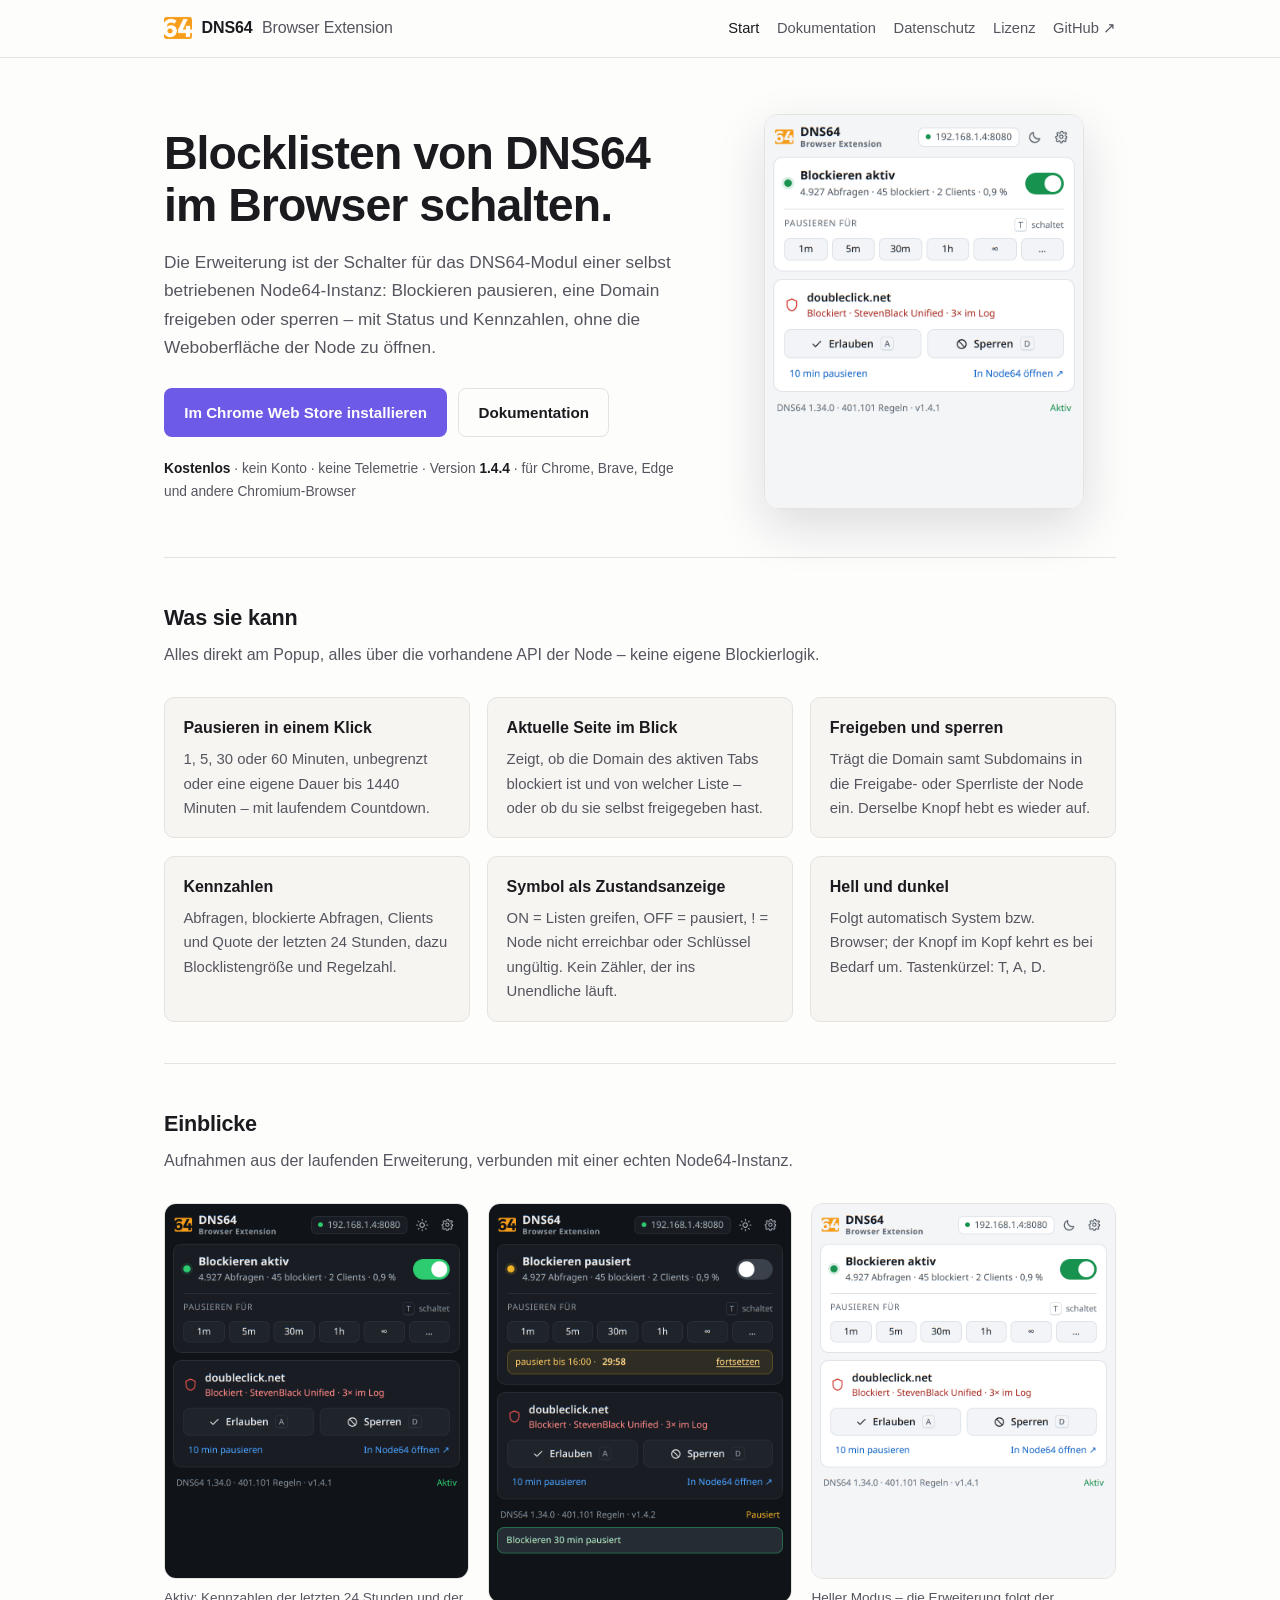
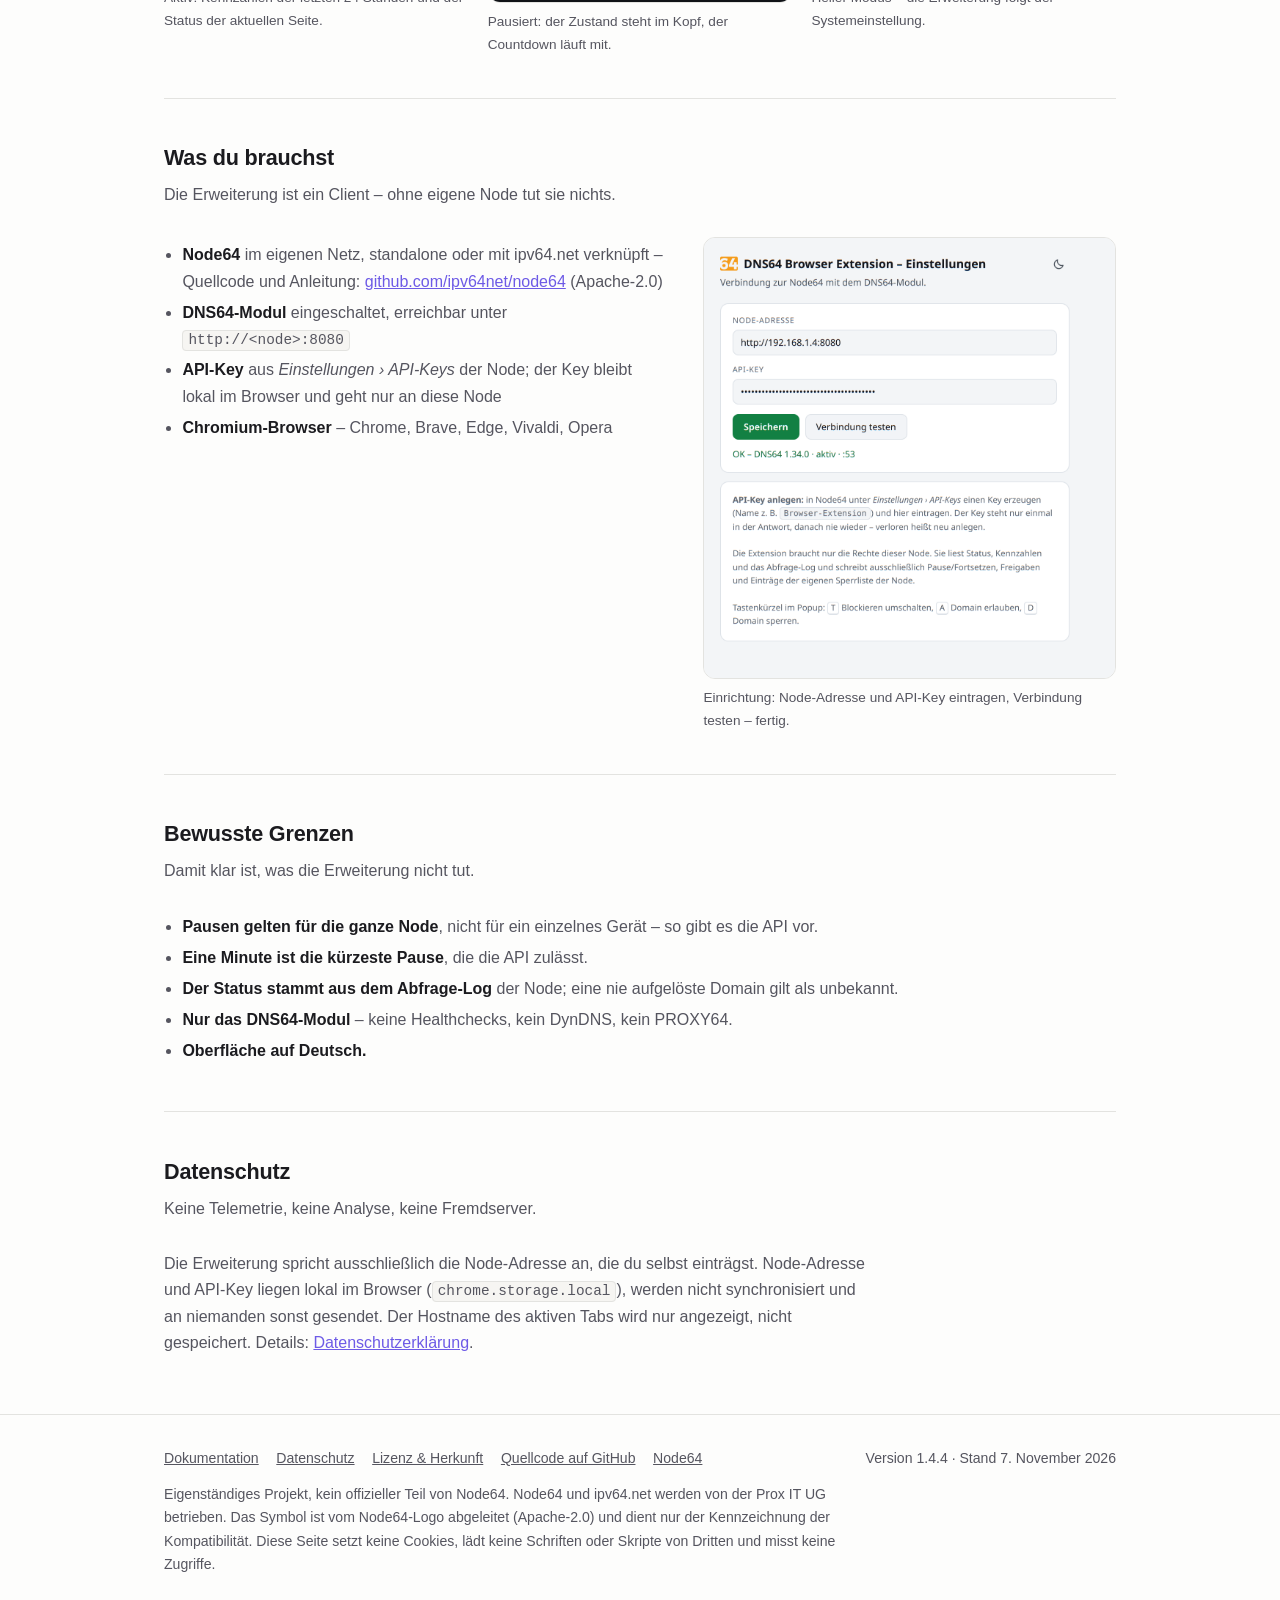
<file: docs/index.html>
<!DOCTYPE html>
<html lang="de">
<head>
<meta charset="utf-8">
<meta name="viewport" content="width=device-width, initial-scale=1">
<title>DNS64 Browser Extension – Blocklisten von Node64 im Browser schalten</title>
<meta name="description" content="Offizielle Seite der Browser-Erweiterung für DNS64: Blocklisten einer selbst betriebenen Node64-Instanz pausieren, Domains freigeben oder sperren – kostenlos, ohne Konto, ohne Telemetrie.">
<meta name="google-site-verification" content="MtjxJd9oEaAr9JwC3r3JlEnO6__wt2S2N93WhKttiIY" />
<meta name="theme-color" content="#fdfdfc" media="(prefers-color-scheme: light)">
<meta name="theme-color" content="#16161a" media="(prefers-color-scheme: dark)">
<link rel="icon" href="favicon.png" type="image/png">
<link rel="canonical" href="https://grepvortex.github.io/dns64-browser-extension/">
<meta property="og:type" content="website">
<meta property="og:title" content="DNS64 Browser Extension">
<meta property="og:description" content="Blocklisten von DNS64 (Node64) im Browser schalten: pausieren, Domain freigeben oder sperren – mit Status und Kennzahlen.">
<meta property="og:url" content="https://grepvortex.github.io/dns64-browser-extension/">
<meta property="og:image" content="https://grepvortex.github.io/dns64-browser-extension/popup.png">
<style>
  :root {
    color-scheme: light dark;
    --fg: #1b1b1f;
    --muted: #55555f;
    --bg: #fdfdfc;
    --rule: #e3e3e0;
    --accent: #6d5ae6;
    --card: #f6f5f2;
    --shadow: 0 18px 50px rgba(20, 18, 40, .14);
  }
  @media (prefers-color-scheme: dark) {
    :root {
      --fg: #ececf1;
      --muted: #a5a5b0;
      --bg: #16161a;
      --rule: #2c2c33;
      --accent: #a99bff;
      --card: #1e1e24;
      --shadow: 0 18px 50px rgba(0, 0, 0, .55);
    }
  }
  * { box-sizing: border-box; }
  html { -webkit-text-size-adjust: 100%; scroll-behavior: smooth; }
  body {
    margin: 0;
    background: var(--bg);
    color: var(--fg);
    font: 16px/1.65 -apple-system, "Segoe UI", Roboto, "Helvetica Neue", Arial, sans-serif;
  }
  a { color: var(--accent); }
  a:hover { text-decoration: none; }
  .wrap { max-width: 62rem; margin: 0 auto; padding: 0 1.25rem; }

  header.site { border-bottom: 1px solid var(--rule); }
  header.site .wrap { display: flex; align-items: center; gap: 1rem; padding-top: .9rem; padding-bottom: .9rem; flex-wrap: wrap; }
  .brand { display: flex; align-items: center; gap: .6rem; font-weight: 600; letter-spacing: -.01em; }
  .brand img { width: 28px; height: 28px; border-radius: 6px; }
  .brand span { font-weight: 400; color: var(--muted); }
  nav.top { margin-left: auto; display: flex; gap: 1.1rem; font-size: .92rem; flex-wrap: wrap; }
  nav.top a { color: var(--muted); text-decoration: none; }
  nav.top a:hover, nav.top a[aria-current] { color: var(--fg); }

  .hero { padding: 3.5rem 0 2.5rem; display: grid; grid-template-columns: 1.15fr .85fr; gap: 3rem; align-items: center; }
  @media (max-width: 52rem) { .hero { grid-template-columns: 1fr; gap: 1.5rem; padding-top: 2.2rem; } }
  .hero h1 { font-size: clamp(1.9rem, 4vw, 2.9rem); line-height: 1.12; letter-spacing: -.02em; margin: 0 0 1rem; }
  .hero p.lead { font-size: 1.08rem; color: var(--muted); margin: 0 0 1.6rem; max-width: 34rem; }
  .cta { display: flex; gap: .7rem; flex-wrap: wrap; align-items: center; }
  .btn {
    display: inline-block; padding: .7rem 1.2rem; border-radius: 8px;
    font-size: .95rem; font-weight: 600; text-decoration: none;
    border: 1px solid transparent; transition: transform .08s ease;
  }
  .btn:active { transform: translateY(1px); }
  .btn.primary { background: var(--accent); color: #fff; }
  .btn.ghost { border-color: var(--rule); color: var(--fg); }
  .btn.ghost:hover { border-color: var(--accent); color: var(--accent); }
  .facts { margin: 1.3rem 0 0; font-size: .86rem; color: var(--muted); }
  .facts b { font-weight: 600; color: var(--fg); }

  .shot-hero { text-align: center; }
  .shot-hero img {
    width: 100%; max-width: 20rem; border-radius: 14px;
    border: 1px solid var(--rule); box-shadow: var(--shadow);
  }

  section { padding: 2.6rem 0; border-top: 1px solid var(--rule); }
  h2 { font-size: 1.35rem; letter-spacing: -.01em; margin: 0 0 .4rem; }
  .sub { color: var(--muted); margin: 0 0 1.8rem; }

  .grid { display: grid; gap: 1.1rem; grid-template-columns: repeat(3, 1fr); }
  @media (max-width: 52rem) { .grid { grid-template-columns: 1fr; } }
  .card { background: var(--card); border: 1px solid var(--rule); border-radius: 10px; padding: 1.05rem 1.15rem; }
  .card h3 { font-size: 1rem; margin: 0 0 .35rem; }
  .card p { margin: 0; font-size: .93rem; color: var(--muted); }

  .shots { display: grid; gap: 1.2rem; grid-template-columns: repeat(3, 1fr); }
  @media (max-width: 52rem) { .shots { grid-template-columns: 1fr; } }
  .shots figure { margin: 0; }
  .shots img { width: 100%; border-radius: 12px; border: 1px solid var(--rule); display: block; }
  .shots figcaption { font-size: .85rem; color: var(--muted); margin-top: .5rem; }

  .two { display: grid; grid-template-columns: 1.1fr .9fr; gap: 2.2rem; align-items: start; }
  @media (max-width: 52rem) { .two { grid-template-columns: 1fr; gap: 1.2rem; } }
  .two figure.side { margin: 0; }
  .two figure.side img { width: 100%; border-radius: 12px; border: 1px solid var(--rule); display: block; }
  .two figure.side figcaption { font-size: .85rem; color: var(--muted); margin-top: .5rem; }
  ul.plain { margin: 0; padding-left: 1.15rem; color: var(--muted); }
  ul.plain li { margin: .3rem 0; }
  ul.plain b, ul.plain strong { color: var(--fg); }
  code {
    font: .9em/1.4 ui-monospace, SFMono-Regular, Menlo, Consolas, monospace;
    background: var(--card); border: 1px solid var(--rule);
    border-radius: 4px; padding: .1em .35em;
  }

  footer.site { border-top: 1px solid var(--rule); padding: 2rem 0 3rem; color: var(--muted); font-size: .88rem; }
  footer.site .cols { display: flex; gap: 2.5rem; flex-wrap: wrap; justify-content: space-between; }
  footer.site nav { display: flex; gap: 1.1rem; flex-wrap: wrap; }
  footer.site a { color: var(--muted); }
  footer.site a:hover { color: var(--accent); }
  footer.site p { margin: .8rem 0 0; max-width: 44rem; }
</style>
</head>
<body>

<header class="site">
  <div class="wrap">
    <div class="brand"><img src="favicon.png" alt="">DNS64<span>Browser Extension</span></div>
    <nav class="top">
      <a href="./" aria-current="page">Start</a>
      <a href="dokumentation.html">Dokumentation</a>
      <a href="datenschutz.html">Datenschutz</a>
      <a href="lizenz.html">Lizenz</a>
      <a href="https://github.com/GrepVortex/dns64-browser-extension">GitHub&nbsp;↗</a>
    </nav>
  </div>
</header>

<main class="wrap">

  <div class="hero">
    <div>
      <h1>Blocklisten von DNS64 <br>im Browser schalten.</h1>
      <p class="lead">
        Die Erweiterung ist der Schalter für das DNS64-Modul einer selbst betriebenen
        Node64-Instanz: Blockieren pausieren, eine Domain freigeben oder sperren – mit Status
        und Kennzahlen, ohne die Weboberfläche der Node zu öffnen.
      </p>
      <div class="cta">
        <a class="btn primary" href="https://chromewebstore.google.com/detail/dns64-browser-extension/fnolfhpfonkjefmlbpcanncdnliadhpe">Im Chrome Web Store installieren</a>
        <a class="btn ghost" href="dokumentation.html">Dokumentation</a>
      </div>
      <p class="facts">
        <b>Kostenlos</b> · kein Konto · keine Telemetrie · Version <b>1.4.4</b> ·
        für Chrome, Brave, Edge und andere Chromium-Browser
      </p>
    </div>
    <div class="shot-hero">
      <picture>
        <source srcset="popup-hell.png" media="(prefers-color-scheme: light)">
        <img src="popup.png" alt="Popup der Erweiterung: Blockieren aktiv, Kennzahlen der letzten 24 Stunden, Pausenleiste und Status der aktuellen Seite">
      </picture>
    </div>
  </div>

  <section id="funktionen">
    <h2>Was sie kann</h2>
    <p class="sub">Alles direkt am Popup, alles über die vorhandene API der Node – keine eigene Blockierlogik.</p>
    <div class="grid">
      <div class="card">
        <h3>Pausieren in einem Klick</h3>
        <p>1, 5, 30 oder 60 Minuten, unbegrenzt oder eine eigene Dauer bis 1440 Minuten – mit laufendem Countdown.</p>
      </div>
      <div class="card">
        <h3>Aktuelle Seite im Blick</h3>
        <p>Zeigt, ob die Domain des aktiven Tabs blockiert ist und von welcher Liste – oder ob du sie selbst freigegeben hast.</p>
      </div>
      <div class="card">
        <h3>Freigeben und sperren</h3>
        <p>Trägt die Domain samt Subdomains in die Freigabe- oder Sperrliste der Node ein. Derselbe Knopf hebt es wieder auf.</p>
      </div>
      <div class="card">
        <h3>Kennzahlen</h3>
        <p>Abfragen, blockierte Abfragen, Clients und Quote der letzten 24 Stunden, dazu Blocklistengröße und Regelzahl.</p>
      </div>
      <div class="card">
        <h3>Symbol als Zustandsanzeige</h3>
        <p>ON = Listen greifen, OFF = pausiert, ! = Node nicht erreichbar oder Schlüssel ungültig. Kein Zähler, der ins Unendliche läuft.</p>
      </div>
      <div class="card">
        <h3>Hell und dunkel</h3>
        <p>Folgt automatisch System bzw. Browser; der Knopf im Kopf kehrt es bei Bedarf um. Tastenkürzel: T, A, D.</p>
      </div>
    </div>
  </section>

  <section id="einblicke">
    <h2>Einblicke</h2>
    <p class="sub">Aufnahmen aus der laufenden Erweiterung, verbunden mit einer echten Node64-Instanz.</p>
    <div class="shots">
      <figure>
        <img src="popup.png" alt="Popup mit aktivem Blockieren und Status der aktuellen Seite">
        <figcaption>Aktiv: Kennzahlen der letzten 24 Stunden und der Status der aktuellen Seite.</figcaption>
      </figure>
      <figure>
        <img src="popup-pausiert.png" alt="Popup mit pausiertem Blockieren und laufendem Countdown">
        <figcaption>Pausiert: der Zustand steht im Kopf, der Countdown läuft mit.</figcaption>
      </figure>
      <figure>
        <img src="popup-hell.png" alt="Popup im hellen Modus">
        <figcaption>Heller Modus – die Erweiterung folgt der Systemeinstellung.</figcaption>
      </figure>
    </div>
  </section>

  <section id="voraussetzungen">
    <h2>Was du brauchst</h2>
    <p class="sub">Die Erweiterung ist ein Client – ohne eigene Node tut sie nichts.</p>
    <div class="two">
    <ul class="plain">
      <li><b>Node64</b> im eigenen Netz, standalone oder mit ipv64.net verknüpft – Quellcode und Anleitung:
        <a href="https://github.com/ipv64net/node64">github.com/ipv64net/node64</a> (Apache-2.0)</li>
      <li><b>DNS64-Modul</b> eingeschaltet, erreichbar unter <code>http://&lt;node&gt;:8080</code></li>
      <li><b>API-Key</b> aus <i>Einstellungen › API-Keys</i> der Node; der Key bleibt lokal im Browser und geht nur an diese Node</li>
      <li><b>Chromium-Browser</b> – Chrome, Brave, Edge, Vivaldi, Opera</li>
    </ul>
      <figure class="side">
        <picture>
          <source srcset="einstellungen-hell.png" media="(prefers-color-scheme: light)">
          <img src="einstellungen.png" alt="Einstellungsseite der Erweiterung mit Node-Adresse, API-Key und Verbindungstest">
        </picture>
        <figcaption>Einrichtung: Node-Adresse und API-Key eintragen, Verbindung testen – fertig.</figcaption>
      </figure>
    </div>
  </section>

  <section id="grenzen">
    <h2>Bewusste Grenzen</h2>
    <p class="sub">Damit klar ist, was die Erweiterung nicht tut.</p>
    <ul class="plain">
      <li><b>Pausen gelten für die ganze Node</b>, nicht für ein einzelnes Gerät – so gibt es die API vor.</li>
      <li><b>Eine Minute ist die kürzeste Pause</b>, die die API zulässt.</li>
      <li><b>Der Status stammt aus dem Abfrage-Log</b> der Node; eine nie aufgelöste Domain gilt als unbekannt.</li>
      <li><b>Nur das DNS64-Modul</b> – keine Healthchecks, kein DynDNS, kein PROXY64.</li>
      <li><b>Oberfläche auf Deutsch.</b></li>
    </ul>
  </section>

  <section id="datenschutz-kurz">
    <h2>Datenschutz</h2>
    <p class="sub">Keine Telemetrie, keine Analyse, keine Fremdserver.</p>
    <p style="color:var(--muted);max-width:44rem">
      Die Erweiterung spricht ausschließlich die Node-Adresse an, die du selbst einträgst. Node-Adresse
      und API-Key liegen lokal im Browser (<code>chrome.storage.local</code>), werden nicht synchronisiert
      und an niemanden sonst gesendet. Der Hostname des aktiven Tabs wird nur angezeigt, nicht gespeichert.
      Details: <a href="datenschutz.html">Datenschutzerklärung</a>.
    </p>
  </section>

</main>

<footer class="site">
  <div class="wrap">
    <div class="cols">
      <nav>
        <a href="dokumentation.html">Dokumentation</a>
        <a href="datenschutz.html">Datenschutz</a>
        <a href="lizenz.html">Lizenz &amp; Herkunft</a>
        <a href="https://github.com/GrepVortex/dns64-browser-extension">Quellcode auf GitHub</a>
        <a href="https://github.com/ipv64net/node64">Node64</a>
      </nav>
      <div>Version 1.4.4 · Stand 7. November 2026</div>
    </div>
    <p>
      Eigenständiges Projekt, kein offizieller Teil von Node64. Node64 und ipv64.net werden von der
      Prox IT UG betrieben. Das Symbol ist vom Node64-Logo abgeleitet (Apache-2.0) und dient nur der
      Kennzeichnung der Kompatibilität. Diese Seite setzt keine Cookies, lädt keine Schriften oder
      Skripte von Dritten und misst keine Zugriffe.
    </p>
  </div>
</footer>

</body>
</html>
</file>
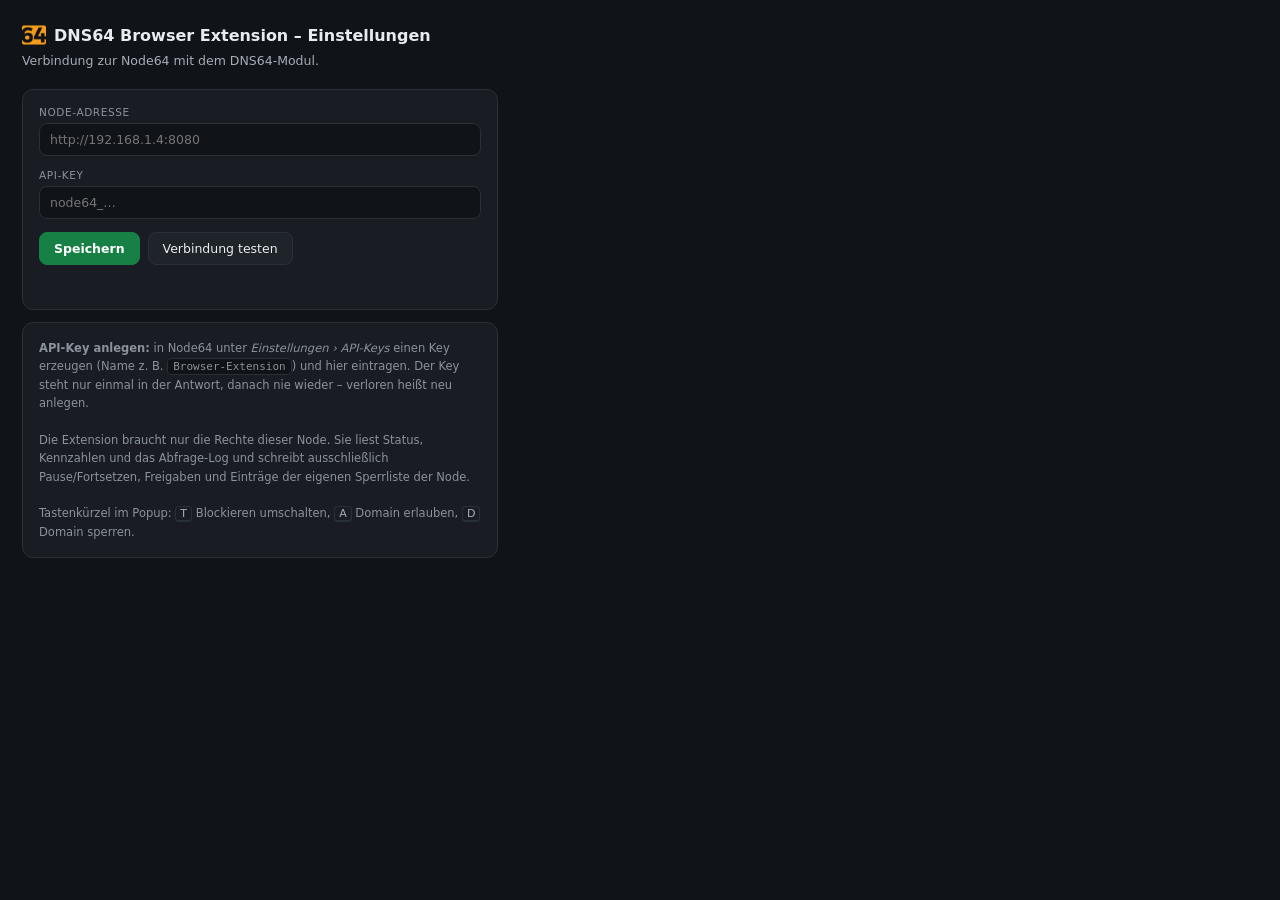
<file: options.html>
<!DOCTYPE html>
<html lang="de">
<head>
  <meta charset="utf-8">
  <title>DNS64 Browser Extension – Einstellungen</title>
  <link rel="stylesheet" href="theme.css">
  <style>
    * { box-sizing: border-box; }
    body {
      margin: 0; padding: 22px; background: var(--bg); color: var(--fg);
      font-family: "Segoe UI", Inter, system-ui, sans-serif; font-size: 13.5px;
      max-width: 520px;
    }
    .head { display: flex; align-items: center; gap: 8px; }
    h1 { font-size: 16px; margin: 0 0 4px; display: flex; align-items: center; gap: 8px; flex: 1; }
    .iconbtn {
      width: 30px; height: 30px; border-radius: 7px; border: 0; background: none;
      color: var(--fg2); display: grid; place-items: center; padding: 0;
    }
    .iconbtn:hover { background: var(--card); color: var(--fg); }
    .lead { color: var(--fg2); font-size: 12.5px; margin: 0 0 18px; line-height: 1.5; }
    .card {
      background: var(--card); border: 1px solid var(--line); border-radius: 11px;
      padding: 16px; margin-bottom: 12px;
    }
    label {
      display: block; font-size: 10.5px; letter-spacing: 0.6px; text-transform: uppercase;
      color: var(--fg3); margin-bottom: 5px;
    }
    input[type=text], input[type=password] {
      width: 100%; background: var(--bg); border: 1px solid var(--line); border-radius: 8px;
      color: var(--fg); padding: 8px 10px; font: inherit; font-size: 12.5px; margin-bottom: 13px;
    }
    input:focus { outline: 1px solid var(--blue); }
    .row { display: flex; gap: 8px; }
    button {
      font: inherit; font-size: 12.5px; padding: 8px 14px; border-radius: 8px;
      border: 1px solid var(--line); background: var(--card2); color: var(--fg); cursor: pointer;
    }
    button:hover { border-color: var(--hover-line); }
    button.primary { background: var(--green-d); border-color: var(--green-d); color: #fff; font-weight: 600; }
    button.primary:hover { background: var(--green-hover); }
    .msg { margin-top: 11px; font-size: 12px; min-height: 17px; color: var(--fg2); }
    .msg.ok { color: var(--ok-fg); }
    .msg.bad { color: var(--bad-fg); }
    .hint { font-size: 11.5px; color: var(--fg3); line-height: 1.6; }
    .hint code { background: var(--bg); border: 1px solid var(--line); border-radius: 4px; padding: 1px 5px; font-size: 11px; }
    a { color: var(--blue); }
    kbd {
      font: inherit; font-size: 11px; border: 1px solid var(--line); border-bottom-width: 2px;
      border-radius: 4px; padding: 0 4px; color: var(--fg2);
    }
  </style>
</head>
<body>
  <div class="head">
    <h1>
      <img src="icons/node64-mark.png" width="24" height="24" alt="" style="border-radius:4px">
      DNS64 Browser Extension – Einstellungen
    </h1>
    <button class="iconbtn" id="btnTheme" title="Hell/Dunkel umschalten"><span class="i-sun"><svg width="17" height="17" viewBox="0 0 24 24" fill="none" stroke="currentColor" stroke-width="1.8" stroke-linecap="round" stroke-linejoin="round"><circle cx="12" cy="12" r="4"/><path d="M12 2v2M12 20v2M4.9 4.9l1.4 1.4M17.7 17.7l1.4 1.4M2 12h2M20 12h2M4.9 19.1l1.4-1.4M17.7 6.3l1.4-1.4"/></svg></span><span class="i-moon"><svg width="17" height="17" viewBox="0 0 24 24" fill="none" stroke="currentColor" stroke-width="1.8" stroke-linecap="round" stroke-linejoin="round"><path d="M20 14.5A8.5 8.5 0 0 1 9.5 4a8.5 8.5 0 1 0 10.5 10.5Z"/></svg></span></button>
  </div>
  <p class="lead">Verbindung zur Node64 mit dem DNS64-Modul.</p>

  <div class="card">
    <label for="inUrl">Node-Adresse</label>
    <input id="inUrl" type="text" spellcheck="false" placeholder="http://192.168.1.4:8080">

    <label for="inKey">API-Key</label>
    <input id="inKey" type="password" spellcheck="false" placeholder="node64_…">

    <div class="row">
      <button class="primary" id="btnSave">Speichern</button>
      <button id="btnTest">Verbindung testen</button>
    </div>
    <div class="msg" id="msg"></div>
  </div>

  <div class="card hint">
    <strong>API-Key anlegen:</strong> in Node64 unter <em>Einstellungen › API-Keys</em> einen Key
    erzeugen (Name z. B. <code>Browser-Extension</code>) und hier eintragen. Der Key steht nur
    einmal in der Antwort, danach nie wieder – verloren heißt neu anlegen.<br><br>
    Die Extension braucht nur die Rechte dieser Node. Sie liest Status, Kennzahlen und das
    Abfrage-Log und schreibt ausschließlich Pause/Fortsetzen, Freigaben und Einträge der
    eigenen Sperrliste der Node.<br><br>
    Tastenkürzel im Popup: <kbd>T</kbd> Blockieren umschalten, <kbd>A</kbd> Domain erlauben,
    <kbd>D</kbd> Domain sperren.
  </div>

  <script type="module" src="options.js"></script>
</body>
</html>
</file>
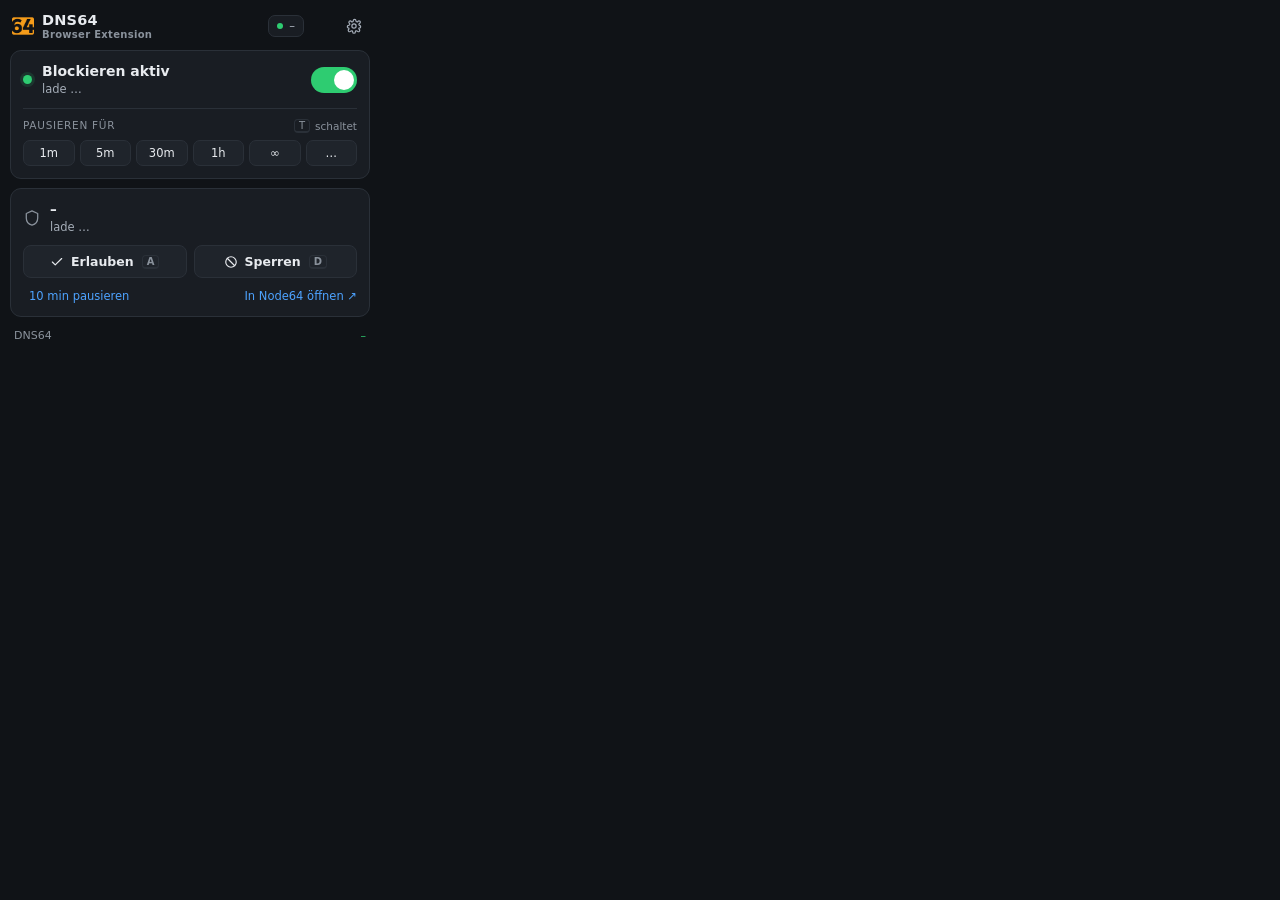
<file: popup.html>
<!DOCTYPE html>
<html lang="de">
<head>
  <meta charset="utf-8">
  <title>DNS64 Browser Extension</title>
  <link rel="stylesheet" href="popup.css">
</head>
<body>

  <!-- Einrichtung, solange kein Key hinterlegt ist -->
  <div class="setup">
    <div class="card">
      <h1>Mit Node64 verbinden</h1>
      <div class="sub" style="margin-bottom:12px;white-space:normal">Adresse der Node und ein API-Key aus <em>Einstellungen&nbsp;›&nbsp;API-Keys</em>.</div>
      <div class="field">
        <label for="inUrl">Node-Adresse</label>
        <input id="inUrl" type="text" spellcheck="false" placeholder="http://192.168.1.4:8080">
      </div>
      <div class="field">
        <label for="inKey">API-Key</label>
        <input id="inKey" type="password" spellcheck="false" placeholder="node64_…">
      </div>
      <button class="primary" id="btnSave">Speichern und testen</button>
      <div class="msg" id="setupMsg"></div>
    </div>
  </div>

  <div class="main">
    <div class="top">
      <div class="brand">
        <img src="icons/node64-mark.png" width="22" height="22" alt="">
        <span class="brand-text"><b>DNS64</b><span>Browser Extension</span></span>
      </div>
      <div class="top-right">
        <span class="chip" id="chipHost" title="Node">–</span>
        <button class="iconbtn" id="btnTheme" title="Hell/Dunkel umschalten"><span class="i-sun"><svg width="17" height="17" viewBox="0 0 24 24" fill="none" stroke="currentColor" stroke-width="1.8" stroke-linecap="round" stroke-linejoin="round"><circle cx="12" cy="12" r="4"/><path d="M12 2v2M12 20v2M4.9 4.9l1.4 1.4M17.7 17.7l1.4 1.4M2 12h2M20 12h2M4.9 19.1l1.4-1.4M17.7 6.3l1.4-1.4"/></svg></span><span class="i-moon"><svg width="17" height="17" viewBox="0 0 24 24" fill="none" stroke="currentColor" stroke-width="1.8" stroke-linecap="round" stroke-linejoin="round"><path d="M20 14.5A8.5 8.5 0 0 1 9.5 4a8.5 8.5 0 1 0 10.5 10.5Z"/></svg></span></button>
        <button class="iconbtn" id="btnOptions" title="Einstellungen">
          <svg width="16" height="16" viewBox="0 0 24 24" fill="none" stroke="currentColor" stroke-width="1.8" stroke-linecap="round" stroke-linejoin="round">
            <circle cx="12" cy="12" r="3.2"/>
            <path d="M19.4 15a1.7 1.7 0 0 0 .3 1.9l.1.1a2 2 0 1 1-2.8 2.8l-.1-.1a1.7 1.7 0 0 0-2.9 1.2 2 2 0 1 1-4 0 1.7 1.7 0 0 0-2.9-1.2l-.1.1a2 2 0 1 1-2.8-2.8l.1-.1A1.7 1.7 0 0 0 4 15a2 2 0 1 1 0-4 1.7 1.7 0 0 0 1.2-2.9l-.1-.1a2 2 0 1 1 2.8-2.8l.1.1A1.7 1.7 0 0 0 10.9 4a2 2 0 1 1 4 0 1.7 1.7 0 0 0 2.9 1.2l.1-.1a2 2 0 1 1 2.8 2.8l-.1.1A1.7 1.7 0 0 0 20 11a2 2 0 1 1 0 4Z"/>
          </svg>
        </button>
      </div>
    </div>

    <section class="card" id="cardBlock">
      <div class="row">
        <div class="statusline">
          <span class="dot" id="dot"></span>
          <div style="min-width:0">
            <h1 id="blockTitle">Blockieren aktiv</h1>
            <div class="sub" id="blockSub">lade …</div>
          </div>
        </div>
        <button class="switch" id="toggle" role="switch" aria-checked="true" aria-label="Blockieren umschalten"><span></span></button>
      </div>

      <div class="pauserow">
        <div class="plabel"><span>Pausieren für</span><span class="khint"><kbd>T</kbd> schaltet</span></div>
        <div class="pauses" id="pauses">
          <button data-min="1">1m</button>
          <button data-min="5">5m</button>
          <button data-min="30">30m</button>
          <button data-min="60">1h</button>
          <button data-min="0">∞</button>
          <button data-min="custom">…</button>
        </div>
        <div class="custom" id="customWrap" hidden>
          <input id="inMin" type="number" min="1" max="1440" step="1" placeholder="Minuten (1–1440)">
          <button id="btnCustom">Pause</button>
        </div>
      </div>

      <div class="banner" id="banner" hidden>
        <span id="bannerText">pausiert</span><b id="bannerCd"></b>
        <button id="btnResume">fortsetzen</button>
      </div>
    </section>

    <section class="card" id="cardSite">
      <div class="site" id="siteRow">
        <svg width="18" height="18" viewBox="0 0 24 24" fill="none" stroke="currentColor" stroke-width="1.7" stroke-linecap="round" stroke-linejoin="round" aria-hidden="true">
          <path d="M12 2.6 4.4 6v6.1c0 4.6 3.2 8.4 7.6 9.3 4.4-.9 7.6-4.7 7.6-9.3V6L12 2.6Z"/>
        </svg>
        <div style="min-width:0">
          <div class="name" id="siteName">–</div>
          <div class="sub" id="siteStatus">lade …</div>
        </div>
      </div>

      <div class="btns">
        <button class="allow" id="btnAllow"><svg viewBox="0 0 24 24" fill="none" stroke="currentColor" stroke-width="2" stroke-linecap="round" stroke-linejoin="round"><path d="M20 6 9 17l-5-5"/></svg>Erlauben <kbd>A</kbd></button>
        <button class="deny" id="btnDeny"><svg viewBox="0 0 24 24" fill="none" stroke="currentColor" stroke-width="2" stroke-linecap="round" stroke-linejoin="round"><circle cx="12" cy="12" r="9"/><path d="M5.6 5.6l12.8 12.8"/></svg>Sperren <kbd>D</kbd></button>
      </div>

      <div class="footrow">
        <button class="link" id="btnPause10">10 min pausieren</button>
        <a class="link" id="openNode" href="#" target="_blank" rel="noreferrer">In Node64 öffnen ↗</a>
      </div>
    </section>

    <div class="foot">
      <span id="footLeft">DNS64</span>
      <span class="st" id="footState">–</span>
    </div>
  </div>

  <div class="toast" id="toast"></div>

  <script type="module" src="popup.js"></script>
</body>
</html>
</file>
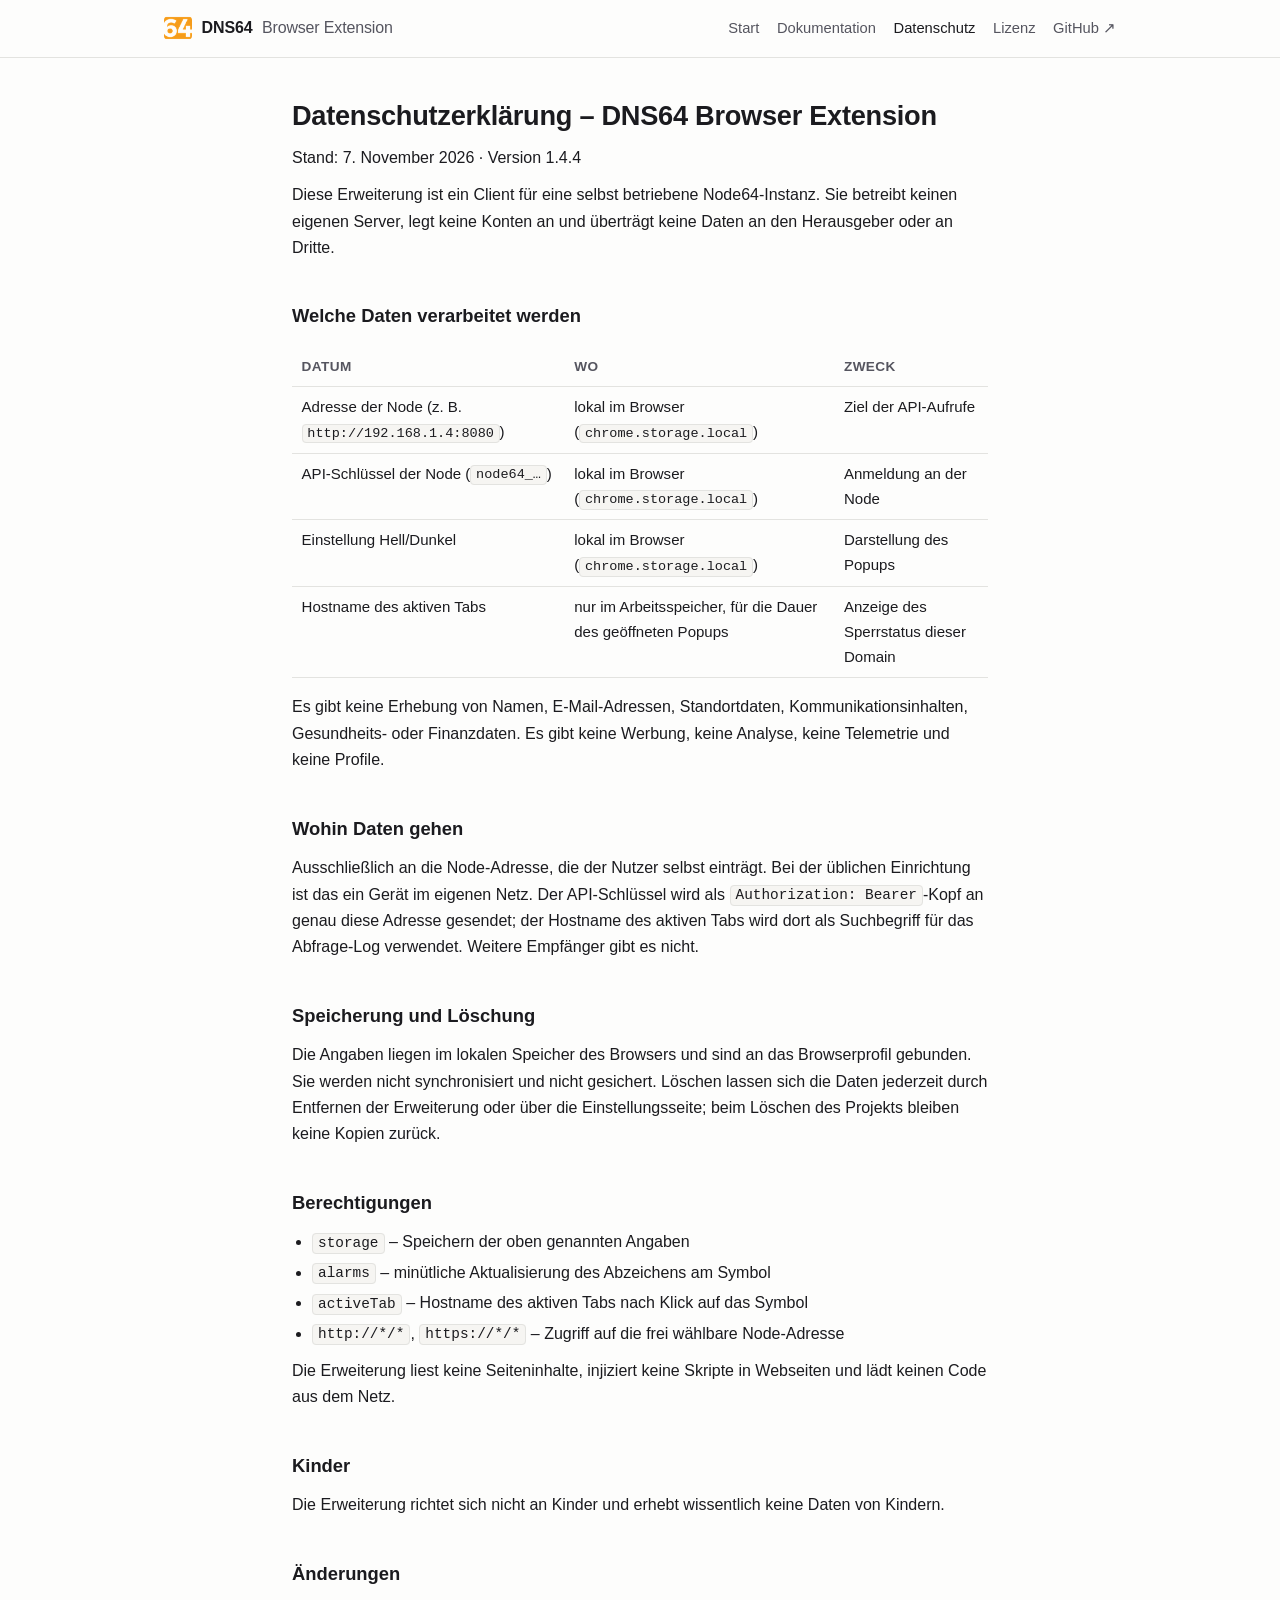
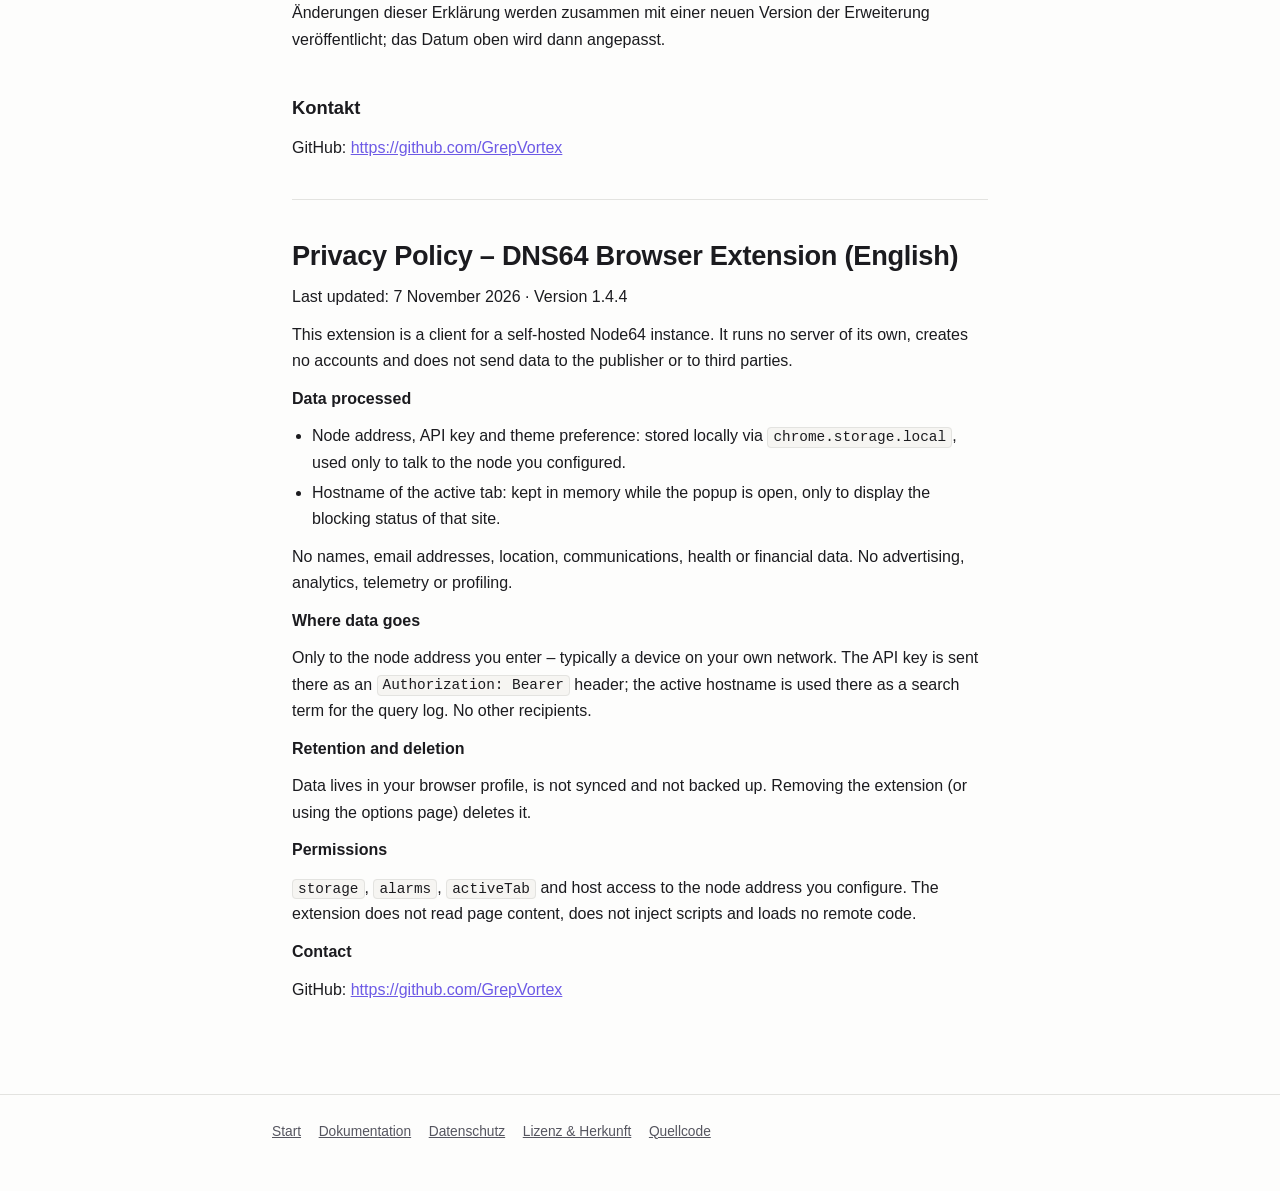
<file: docs/datenschutz.html>
<!DOCTYPE html>
<html lang="de">
<head>
<meta charset="utf-8">
<meta name="viewport" content="width=device-width, initial-scale=1">
<title>Datenschutzerklärung – DNS64 Browser Extension</title>
<meta name="description" content="Datenschutzerklärung der Browser-Erweiterung: welche Daten verarbeitet werden, wohin sie gehen und wie man sie löscht.">
<link rel="icon" href="favicon.png" type="image/png">
<link rel="canonical" href="https://grepvortex.github.io/dns64-browser-extension/datenschutz.html">
<style>
  :root {
    color-scheme: light dark;
    --fg: #1b1b1f; --muted: #55555f; --bg: #fdfdfc; --rule: #e3e3e0;
    --accent: #6d5ae6; --card: #f6f5f2;
  }
  @media (prefers-color-scheme: dark) {
    :root {
      --fg: #ececf1; --muted: #a5a5b0; --bg: #16161a; --rule: #2c2c33;
      --accent: #a99bff; --card: #1e1e24;
    }
  }
  * { box-sizing: border-box; }
  html { -webkit-text-size-adjust: 100%; }
  body {
    margin: 0; background: var(--bg); color: var(--fg);
    font: 16px/1.65 -apple-system, "Segoe UI", Roboto, "Helvetica Neue", Arial, sans-serif;
  }
  a { color: var(--accent); }
  a:hover { text-decoration: none; }
  header.site { border-bottom: 1px solid var(--rule); }
  header.site .bar { max-width: 62rem; margin: 0 auto; padding: .9rem 1.25rem;
    display: flex; align-items: center; gap: 1rem; flex-wrap: wrap; }
  .brand { display: flex; align-items: center; gap: .6rem; font-weight: 600; letter-spacing: -.01em; }
  .brand img { width: 28px; height: 28px; border-radius: 6px; }
  .brand span { font-weight: 400; color: var(--muted); }
  nav.top { margin-left: auto; display: flex; gap: 1.1rem; font-size: .92rem; flex-wrap: wrap; }
  nav.top a { color: var(--muted); text-decoration: none; }
  nav.top a:hover, nav.top a[aria-current] { color: var(--fg); }
  main { max-width: 46rem; margin: 0 auto; padding: 2.6rem 1.25rem 5rem; }
  h1 { font-size: 1.7rem; line-height: 1.25; margin: 0 0 .35rem; letter-spacing: -.01em; }
  h2 { font-size: 1.15rem; margin: 2.5rem 0 .6rem; }
  h3 { font-size: 1rem; margin: 1.8rem 0 .4rem; }
  p, ul, ol { margin: .7rem 0; }
  ul, ol { padding-left: 1.25rem; }
  li { margin: .25rem 0; }
  code {
    font: .9em/1.4 ui-monospace, SFMono-Regular, Menlo, Consolas, monospace;
    background: var(--card); border: 1px solid var(--rule); border-radius: 4px; padding: .1em .35em;
  }
  pre {
    background: var(--card); border: 1px solid var(--rule); border-radius: 8px;
    padding: .85rem 1rem; overflow-x: auto; font-size: .86rem; line-height: 1.5;
  }
  pre code { background: none; border: 0; padding: 0; font-size: 1em; }
  blockquote { margin: 1rem 0; padding: .6rem 1rem; border-left: 3px solid var(--accent);
    background: var(--card); border-radius: 0 6px 6px 0; color: var(--muted); }
  table { width: 100%; border-collapse: collapse; margin: 1rem 0; font-size: .94rem; }
  th, td { text-align: left; vertical-align: top; padding: .5rem .6rem; border-bottom: 1px solid var(--rule); }
  th { color: var(--muted); font-weight: 600; font-size: .85rem; text-transform: uppercase; letter-spacing: .03em; }
  hr { border: 0; border-top: 1px solid var(--rule); margin: 2.4rem 0; }
  .lead { color: var(--muted); margin: 0 0 2rem; }
  footer.site { border-top: 1px solid var(--rule); padding: 1.6rem 1.25rem 3rem
    ; color: var(--muted); font-size: .86rem; }
  footer.site .bar { max-width: 46rem; margin: 0 auto; display: flex; gap: 1.1rem; flex-wrap: wrap; }
  footer.site a { color: var(--muted); }
  footer.site a:hover { color: var(--accent); }
</style>
</head>
<body>
<header class="site"><div class="bar">
    <div class="brand"><a href="./" style="display:flex;align-items:center;gap:.6rem;color:inherit;text-decoration:none">
      <img src="favicon.png" alt="">DNS64<span>Browser Extension</span></a></div>
    <nav class="top">
      <a href="./">Start</a>
      <a href="dokumentation.html">Dokumentation</a>
      <a href="datenschutz.html" aria-current="page">Datenschutz</a>
      <a href="lizenz.html">Lizenz</a>
      <a href="https://github.com/GrepVortex/dns64-browser-extension">GitHub&nbsp;↗</a>
    </nav>
</div></header>
<main>
<h1>Datenschutzerklärung – DNS64 Browser Extension</h1>
<p>Stand: 7. November 2026 · Version 1.4.4</p>
<p>Diese Erweiterung ist ein Client für eine selbst betriebene Node64-Instanz. Sie betreibt keinen
eigenen Server, legt keine Konten an und überträgt keine Daten an den Herausgeber oder an
Dritte.</p>
<h2>Welche Daten verarbeitet werden</h2>
<table>
<thead>
<tr>
<th>Datum</th>
<th>Wo</th>
<th>Zweck</th>
</tr>
</thead>
<tbody>
<tr>
<td>Adresse der Node (z. B. <code>http://192.168.1.4:8080</code>)</td>
<td>lokal im Browser (<code>chrome.storage.local</code>)</td>
<td>Ziel der API-Aufrufe</td>
</tr>
<tr>
<td>API-Schlüssel der Node (<code>node64_…</code>)</td>
<td>lokal im Browser (<code>chrome.storage.local</code>)</td>
<td>Anmeldung an der Node</td>
</tr>
<tr>
<td>Einstellung Hell/Dunkel</td>
<td>lokal im Browser (<code>chrome.storage.local</code>)</td>
<td>Darstellung des Popups</td>
</tr>
<tr>
<td>Hostname des aktiven Tabs</td>
<td>nur im Arbeitsspeicher, für die Dauer des geöffneten Popups</td>
<td>Anzeige des Sperrstatus dieser Domain</td>
</tr>
</tbody>
</table>
<p>Es gibt keine Erhebung von Namen, E-Mail-Adressen, Standortdaten, Kommunikationsinhalten,
Gesundheits- oder Finanzdaten. Es gibt keine Werbung, keine Analyse, keine Telemetrie und keine
Profile.</p>
<h2>Wohin Daten gehen</h2>
<p>Ausschließlich an die Node-Adresse, die der Nutzer selbst einträgt. Bei der üblichen
Einrichtung ist das ein Gerät im eigenen Netz. Der API-Schlüssel wird als
<code>Authorization: Bearer</code>-Kopf an genau diese Adresse gesendet; der Hostname des aktiven Tabs
wird dort als Suchbegriff für das Abfrage-Log verwendet. Weitere Empfänger gibt es nicht.</p>
<h2>Speicherung und Löschung</h2>
<p>Die Angaben liegen im lokalen Speicher des Browsers und sind an das Browserprofil gebunden.
Sie werden nicht synchronisiert und nicht gesichert. Löschen lassen sich die Daten jederzeit
durch Entfernen der Erweiterung oder über die Einstellungsseite; beim Löschen des Projekts
bleiben keine Kopien zurück.</p>
<h2>Berechtigungen</h2>
<ul>
<li><code>storage</code> – Speichern der oben genannten Angaben</li>
<li><code>alarms</code> – minütliche Aktualisierung des Abzeichens am Symbol</li>
<li><code>activeTab</code> – Hostname des aktiven Tabs nach Klick auf das Symbol</li>
<li><code>http://*/*</code>, <code>https://*/*</code> – Zugriff auf die frei wählbare Node-Adresse</li>
</ul>
<p>Die Erweiterung liest keine Seiteninhalte, injiziert keine Skripte in Webseiten und lädt keinen
Code aus dem Netz.</p>
<h2>Kinder</h2>
<p>Die Erweiterung richtet sich nicht an Kinder und erhebt wissentlich keine Daten von Kindern.</p>
<h2>Änderungen</h2>
<p>Änderungen dieser Erklärung werden zusammen mit einer neuen Version der Erweiterung
veröffentlicht; das Datum oben wird dann angepasst.</p>
<h2>Kontakt</h2>
<p>GitHub: <a href="https://github.com/GrepVortex">https://github.com/GrepVortex</a></p>
<hr>
<h1>Privacy Policy – DNS64 Browser Extension (English)</h1>
<p>Last updated: 7 November 2026 · Version 1.4.4</p>
<p>This extension is a client for a self-hosted Node64 instance. It runs no server of its own,
creates no accounts and does not send data to the publisher or to third parties.</p>
<p><strong>Data processed</strong></p>
<ul>
<li>Node address, API key and theme preference: stored locally via <code>chrome.storage.local</code>,
  used only to talk to the node you configured.</li>
<li>Hostname of the active tab: kept in memory while the popup is open, only to display the
  blocking status of that site.</li>
</ul>
<p>No names, email addresses, location, communications, health or financial data. No advertising,
analytics, telemetry or profiling.</p>
<p><strong>Where data goes</strong></p>
<p>Only to the node address you enter – typically a device on your own network. The API key is
sent there as an <code>Authorization: Bearer</code> header; the active hostname is used there as a search
term for the query log. No other recipients.</p>
<p><strong>Retention and deletion</strong></p>
<p>Data lives in your browser profile, is not synced and not backed up. Removing the extension (or
using the options page) deletes it.</p>
<p><strong>Permissions</strong></p>
<p><code>storage</code>, <code>alarms</code>, <code>activeTab</code> and host access to the node address you configure. The
extension does not read page content, does not inject scripts and loads no remote code.</p>
<p><strong>Contact</strong></p>
<p>GitHub: <a href="https://github.com/GrepVortex">https://github.com/GrepVortex</a></p>
</main>
<footer class="site"><div class="bar">
  <a href="./">Start</a><a href="dokumentation.html">Dokumentation</a>
  <a href="datenschutz.html">Datenschutz</a><a href="lizenz.html">Lizenz &amp; Herkunft</a>
  <a href="https://github.com/GrepVortex/dns64-browser-extension">Quellcode</a>
</div></footer>
</body>
</html>
</file>
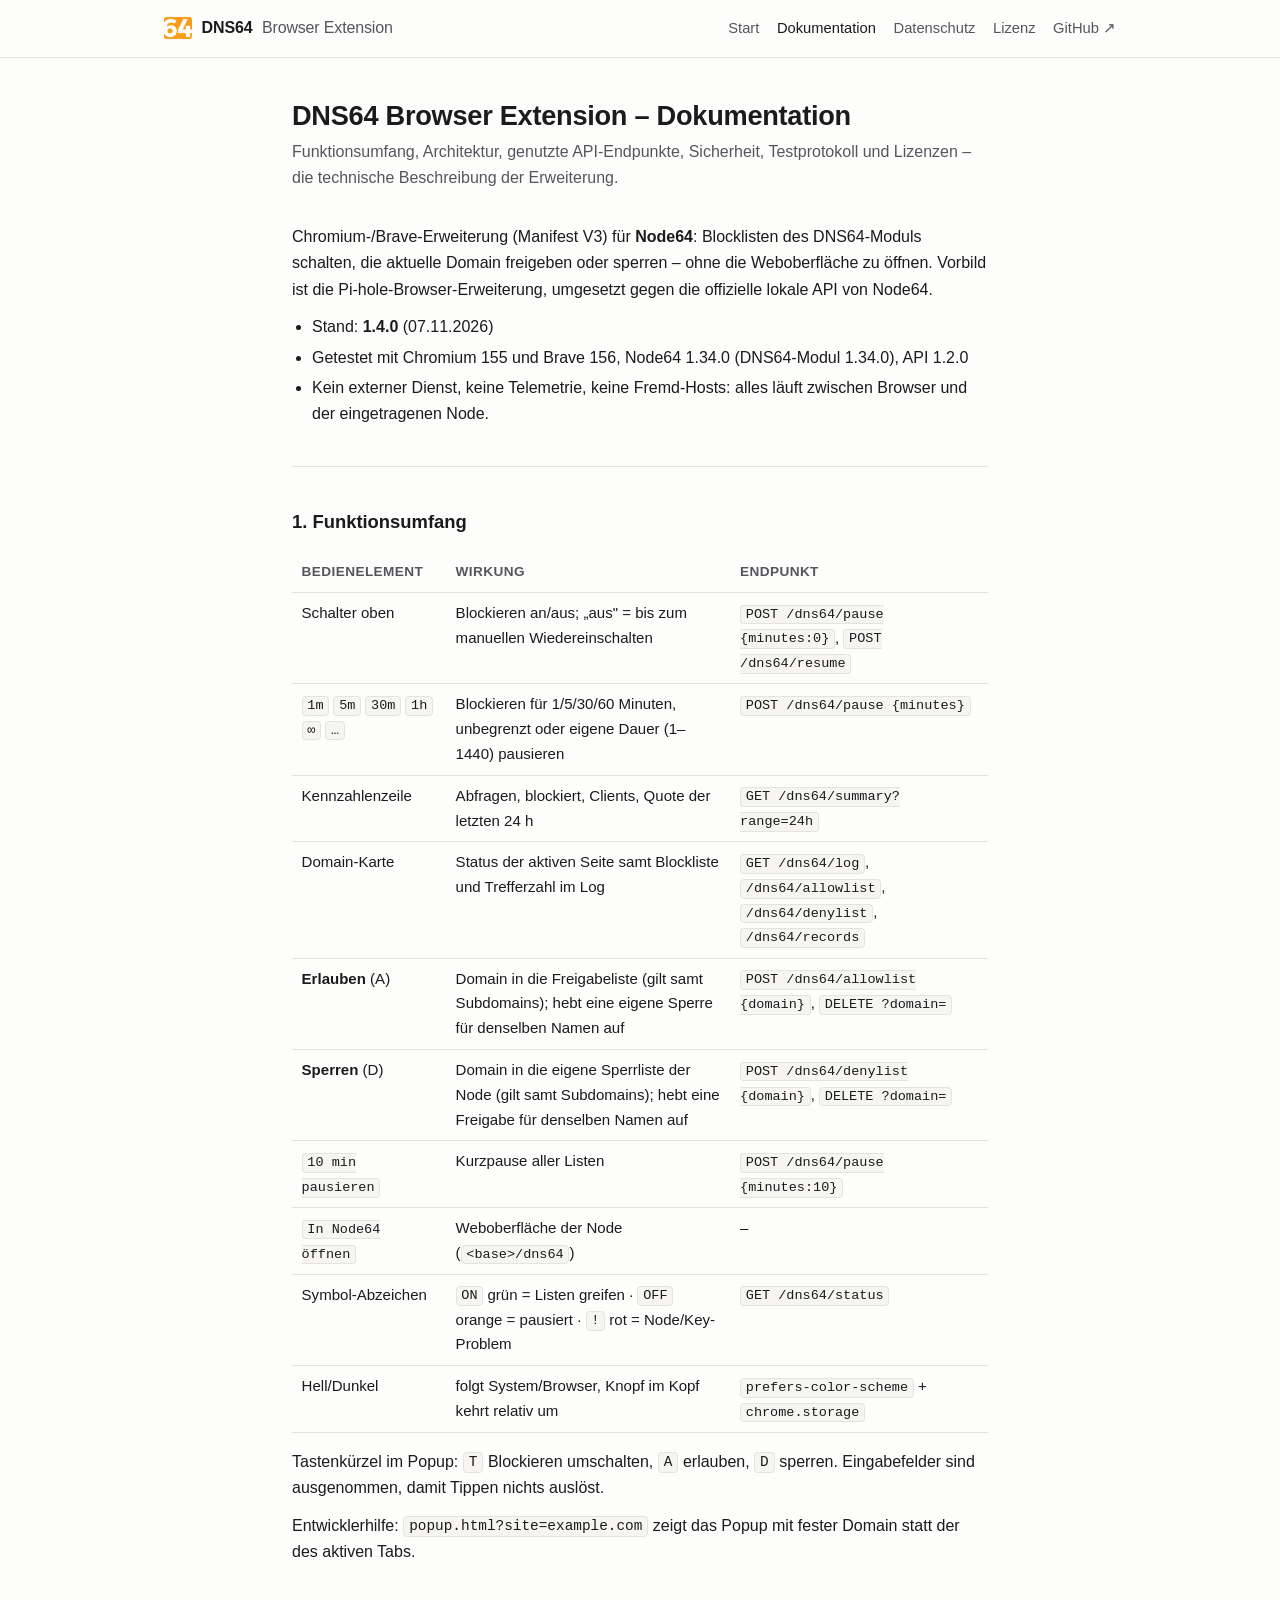
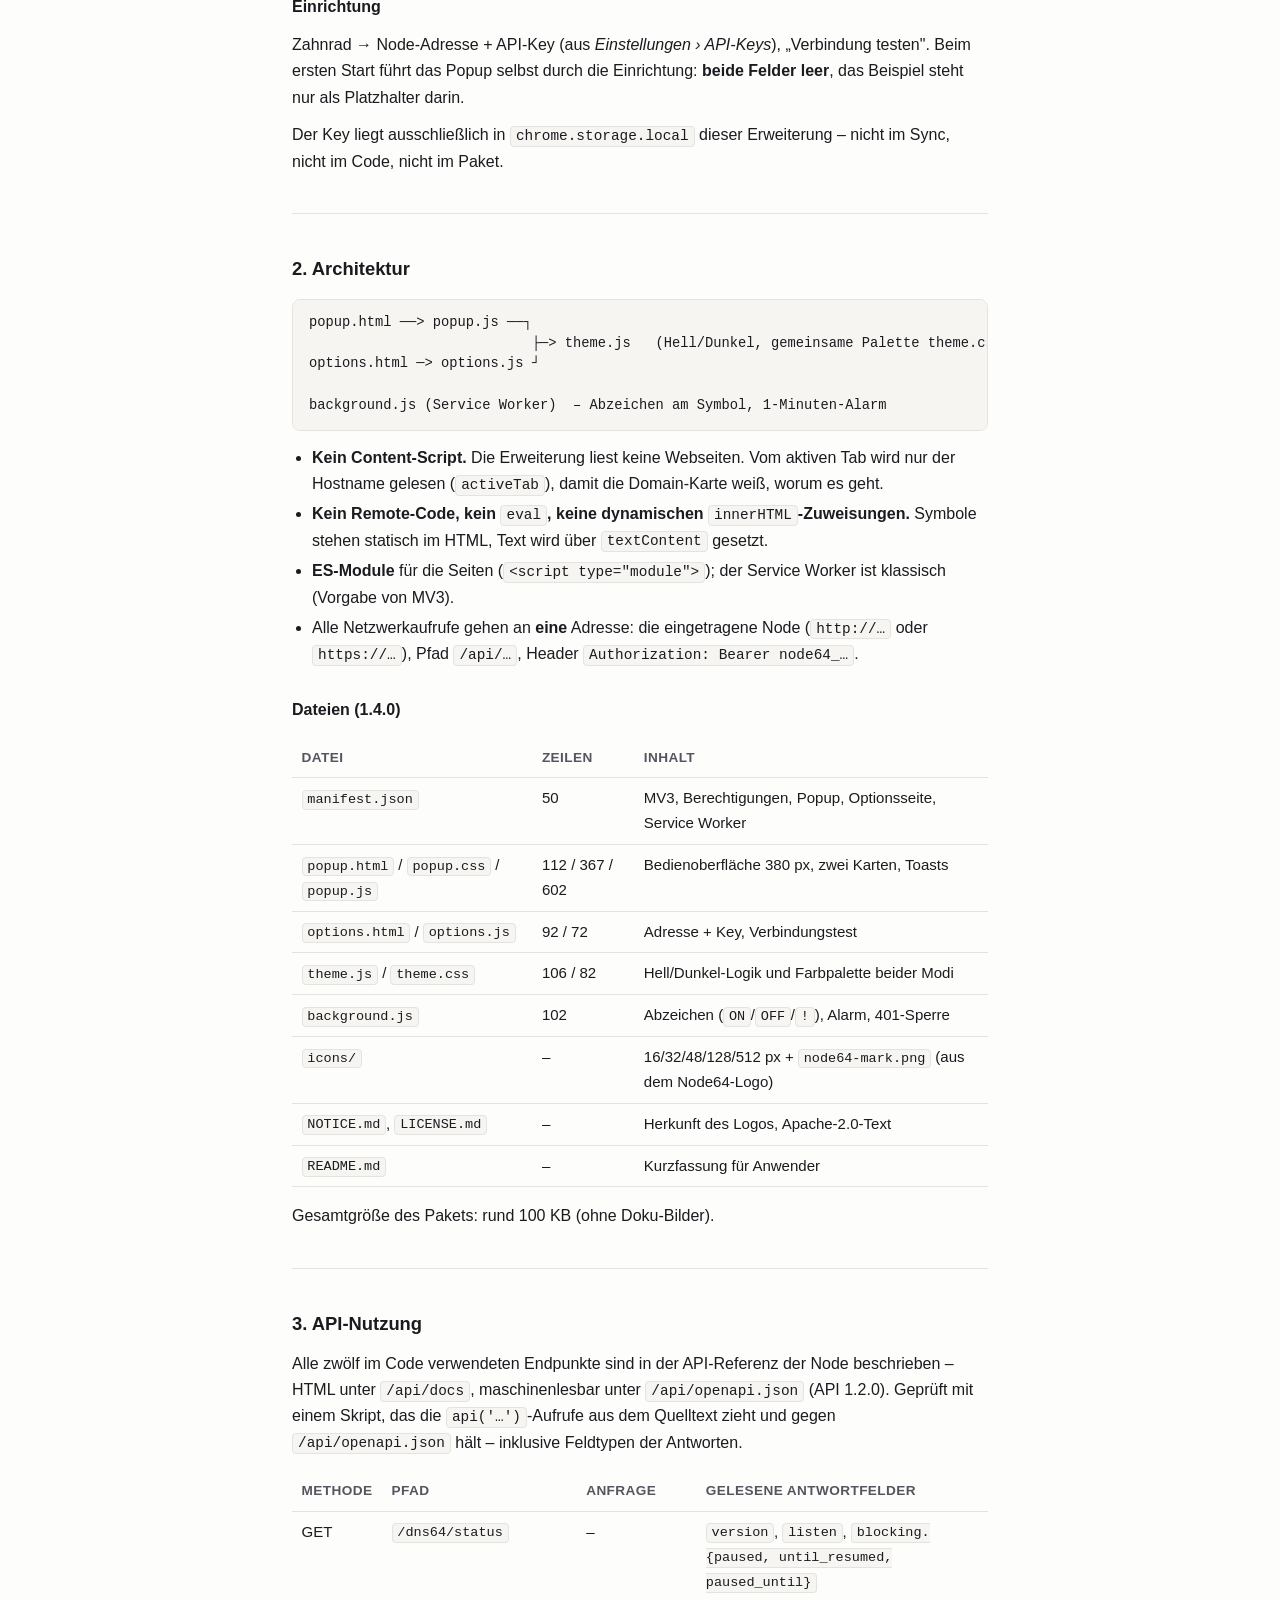
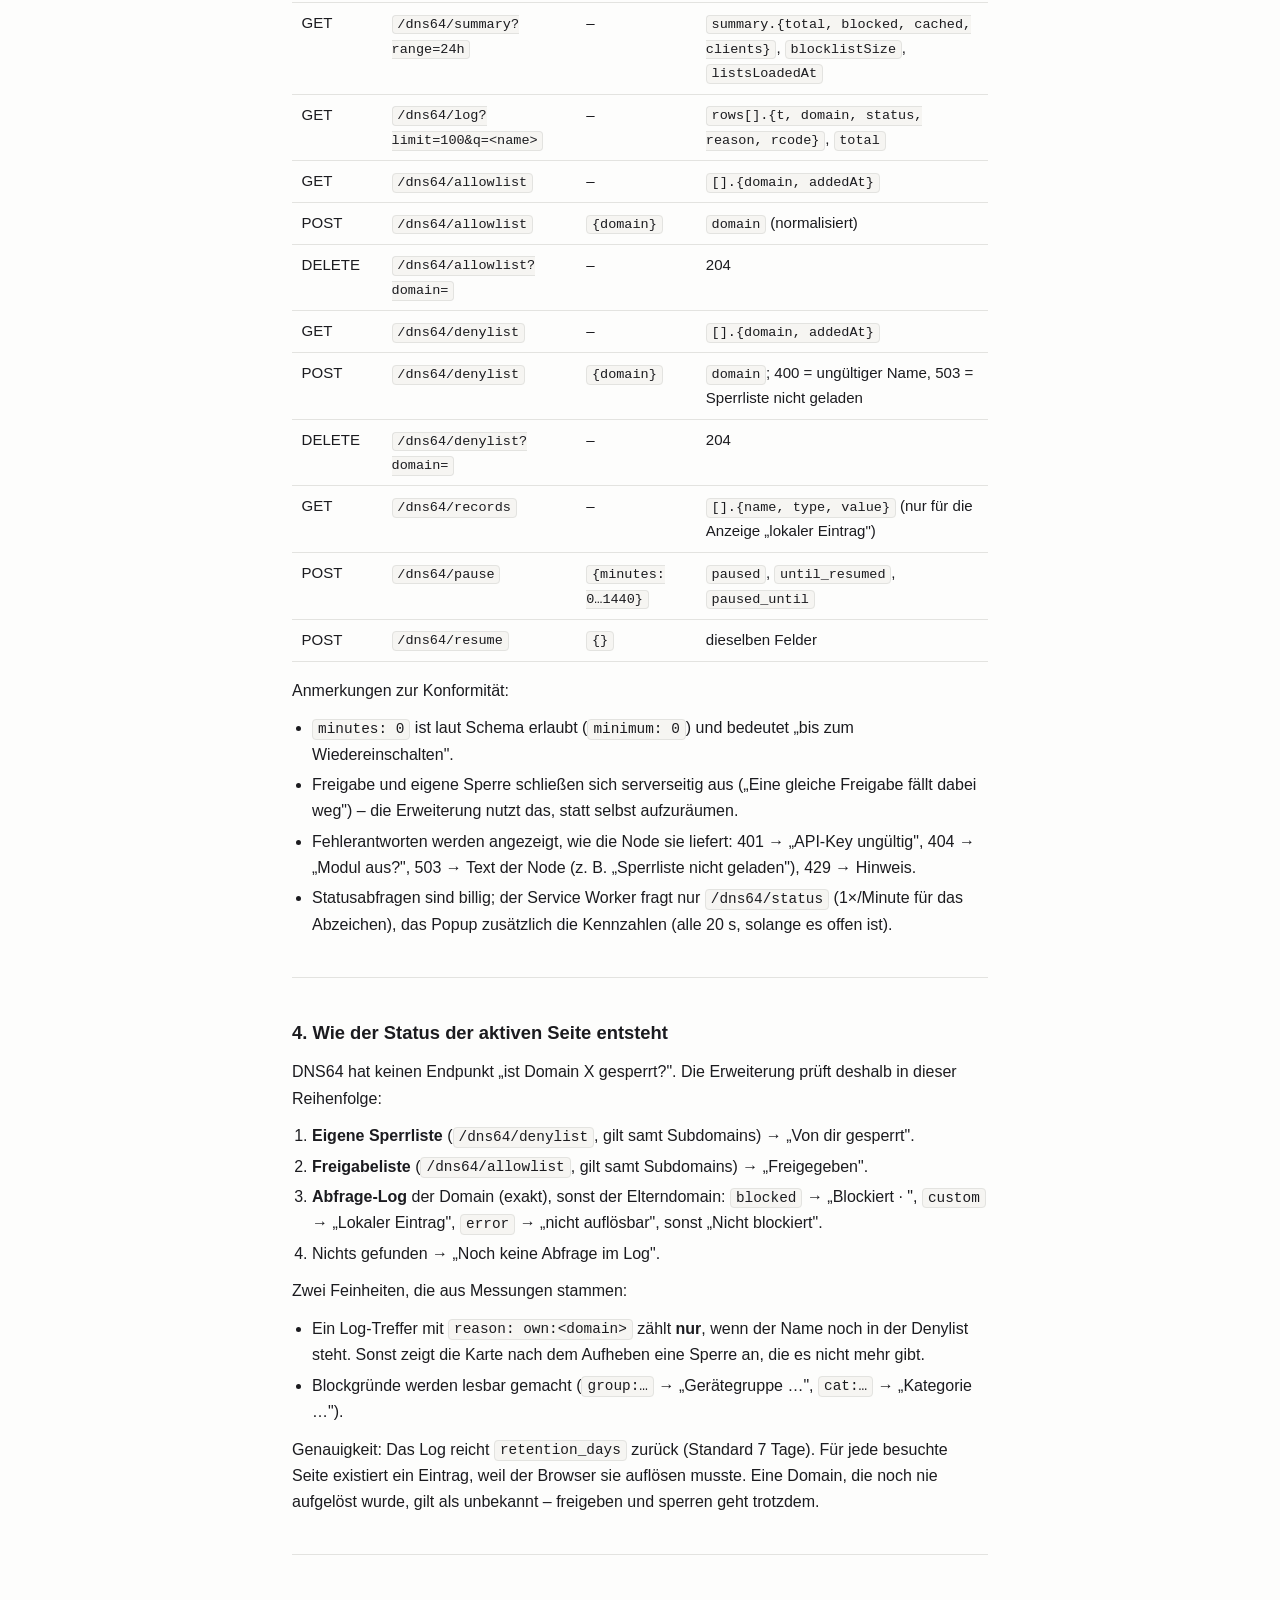
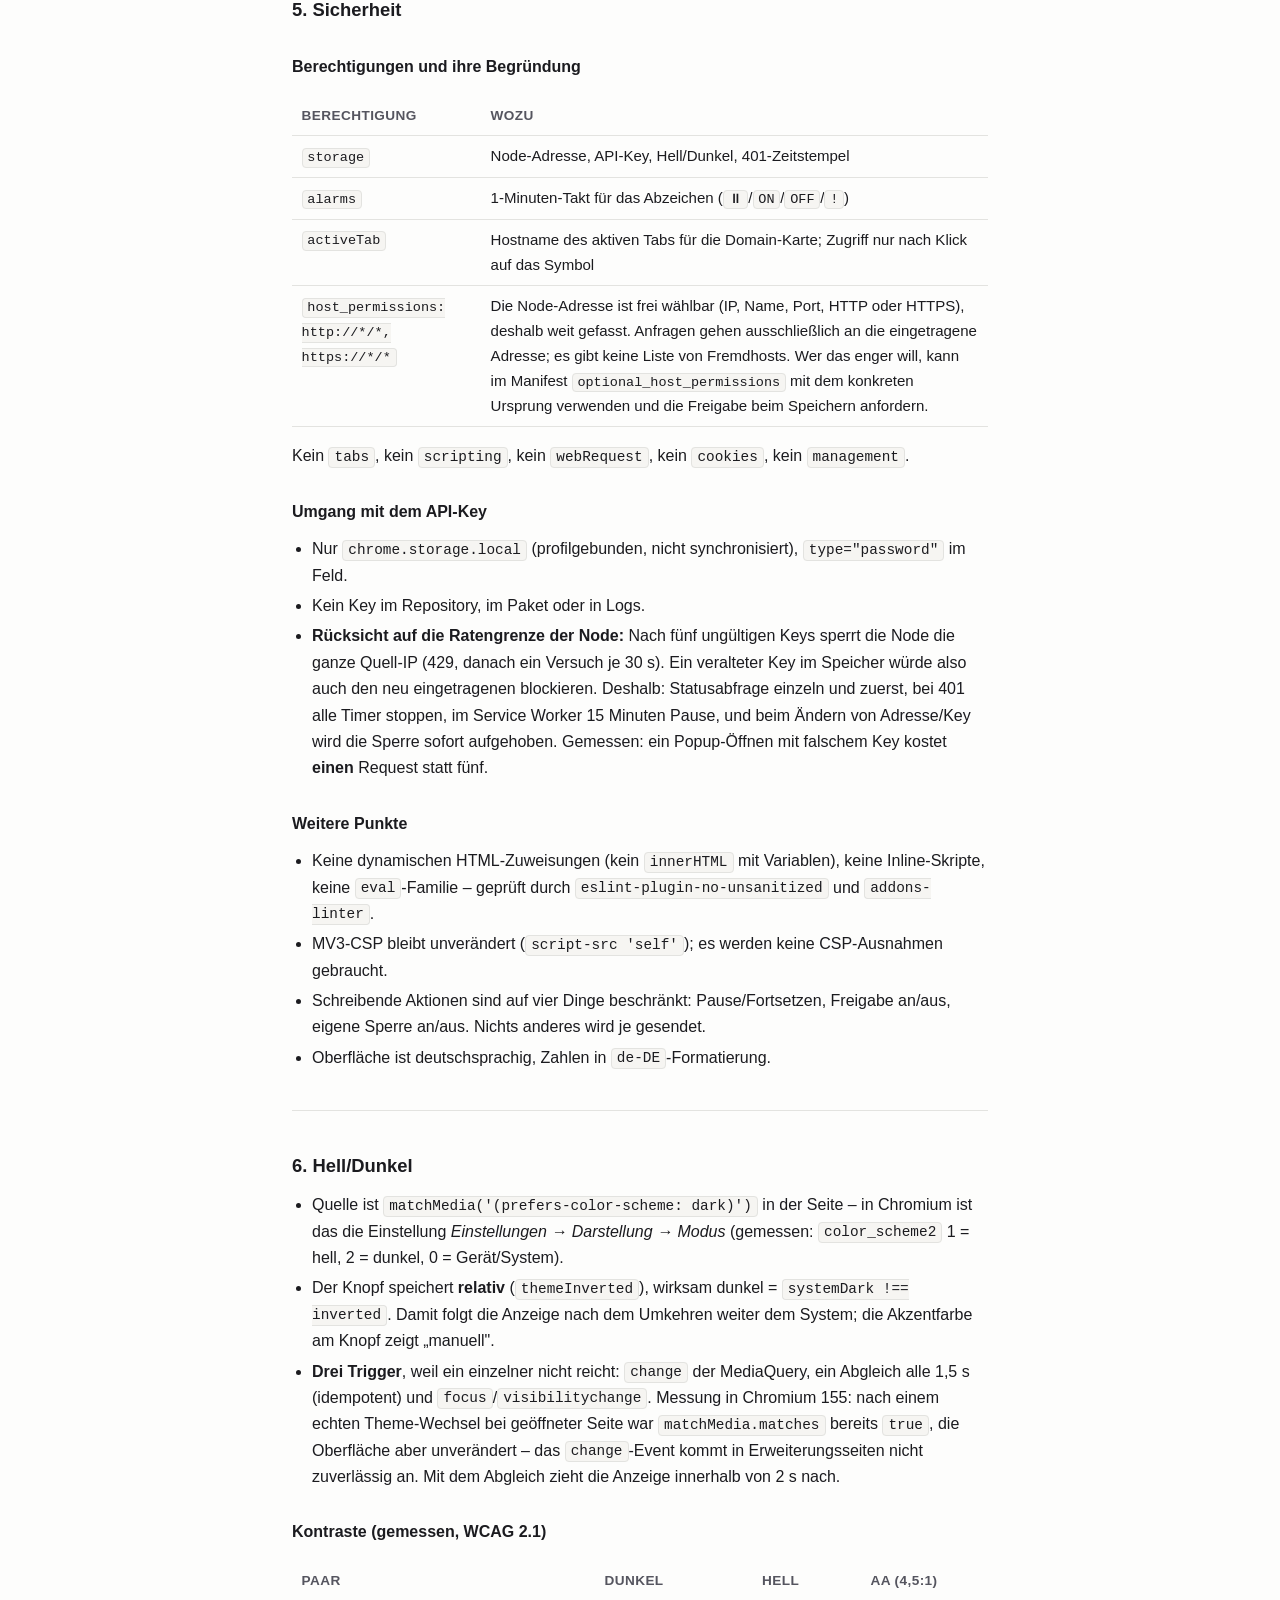
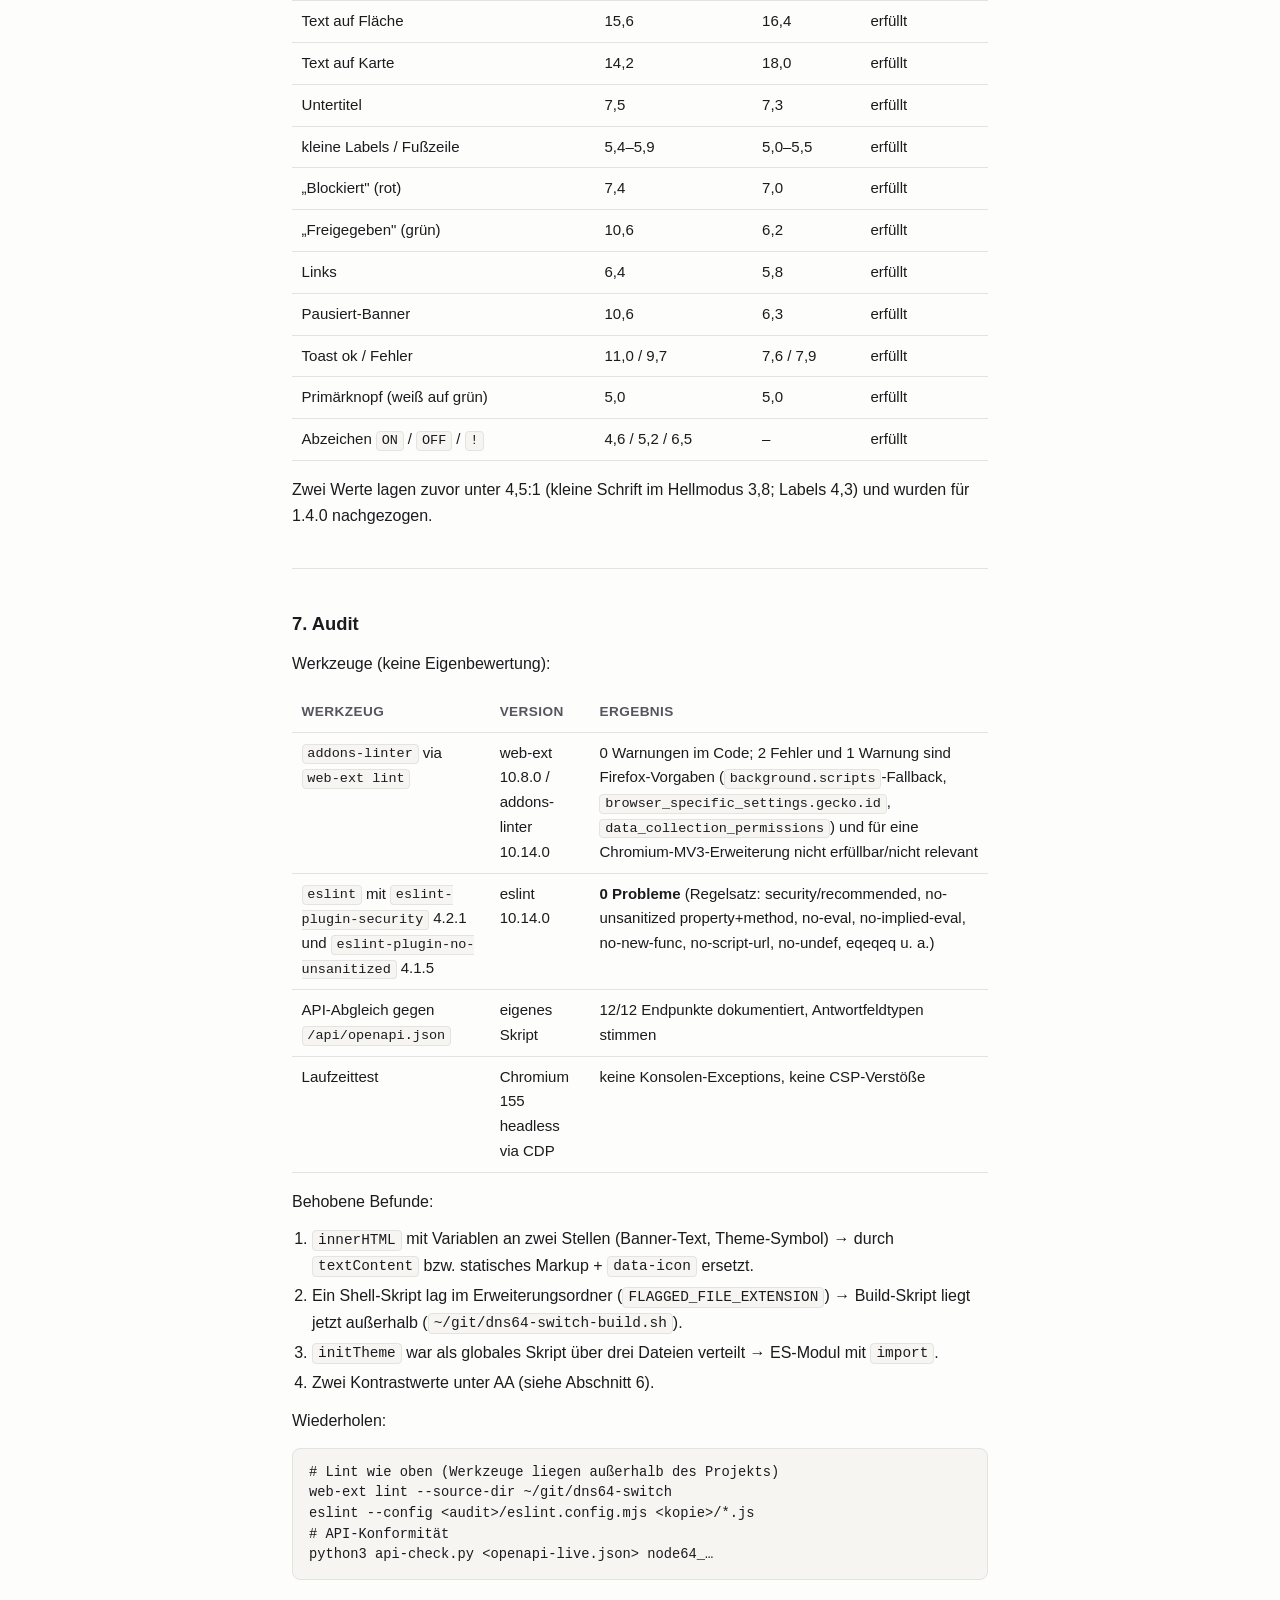
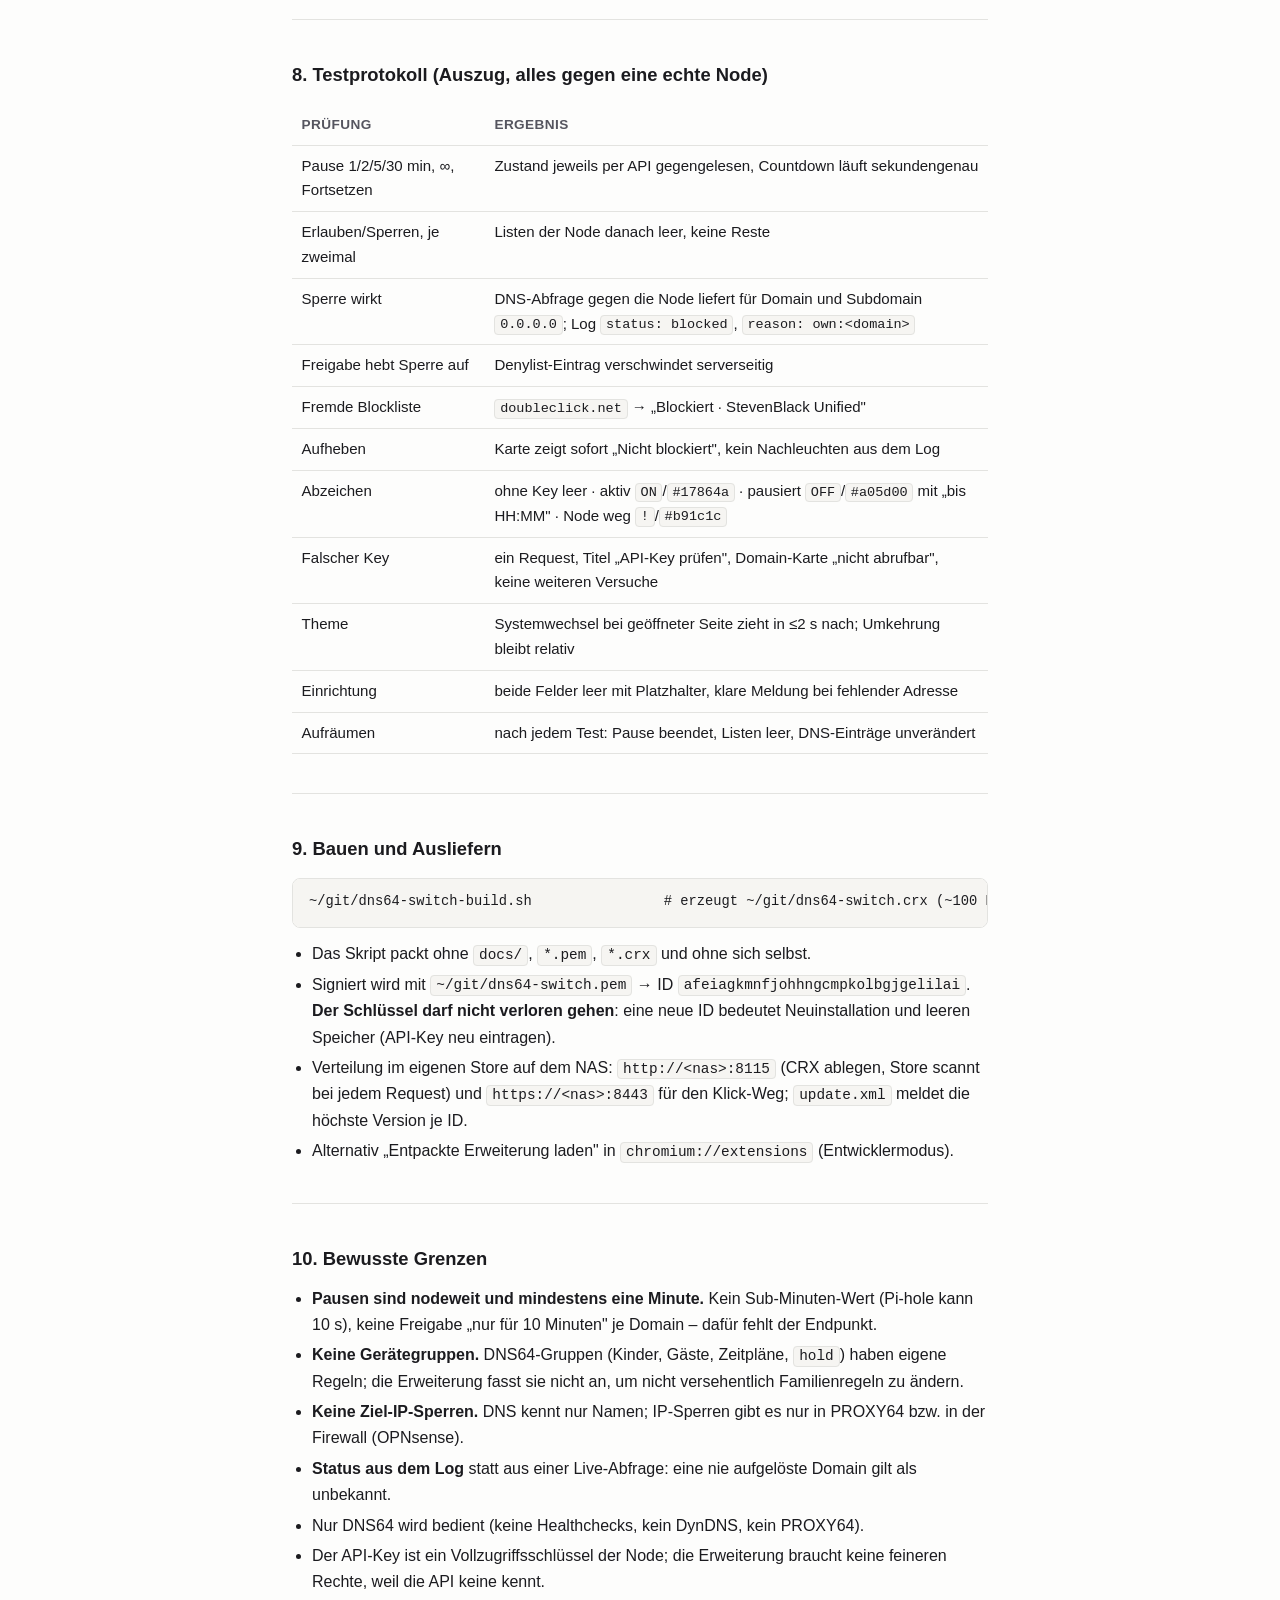
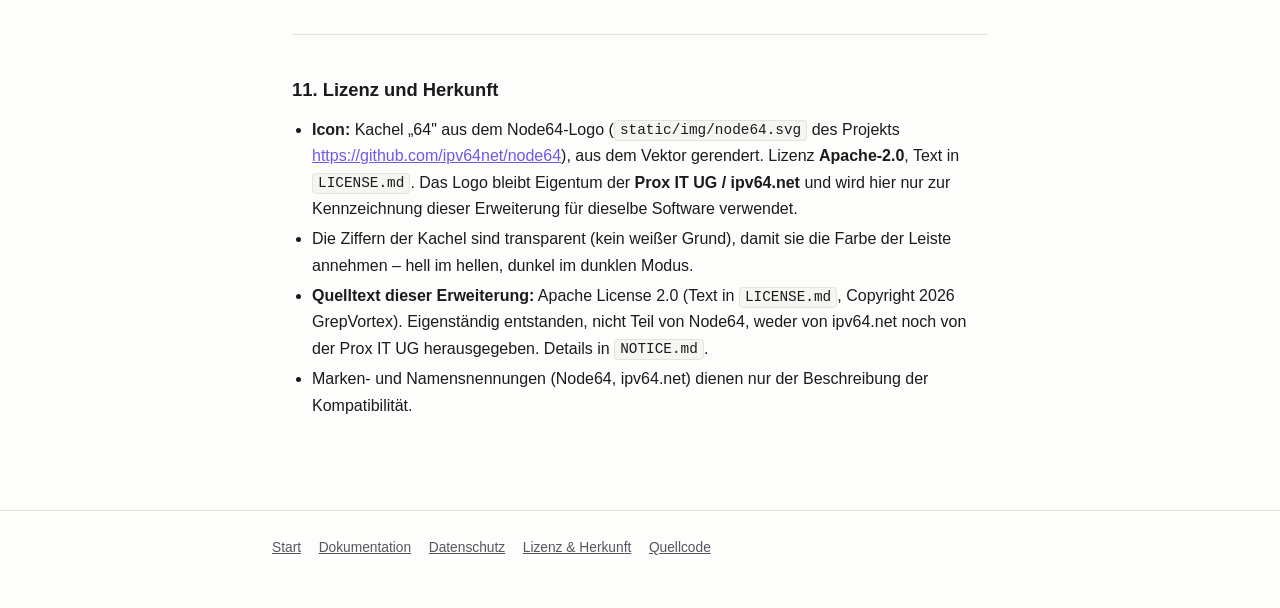
<file: docs/dokumentation.html>
<!DOCTYPE html>
<html lang="de">
<head>
<meta charset="utf-8">
<meta name="viewport" content="width=device-width, initial-scale=1">
<title>Dokumentation – DNS64 Browser Extension</title>
<meta name="description" content="Technische Dokumentation der Erweiterung: Funktionsumfang, Architektur, genutzte API-Endpunkte, Berechtigungen, Hell/Dunkel-Umschaltung und Testprotokoll.">
<link rel="icon" href="favicon.png" type="image/png">
<link rel="canonical" href="https://grepvortex.github.io/dns64-browser-extension/dokumentation.html">
<style>
  :root {
    color-scheme: light dark;
    --fg: #1b1b1f; --muted: #55555f; --bg: #fdfdfc; --rule: #e3e3e0;
    --accent: #6d5ae6; --card: #f6f5f2;
  }
  @media (prefers-color-scheme: dark) {
    :root {
      --fg: #ececf1; --muted: #a5a5b0; --bg: #16161a; --rule: #2c2c33;
      --accent: #a99bff; --card: #1e1e24;
    }
  }
  * { box-sizing: border-box; }
  html { -webkit-text-size-adjust: 100%; }
  body {
    margin: 0; background: var(--bg); color: var(--fg);
    font: 16px/1.65 -apple-system, "Segoe UI", Roboto, "Helvetica Neue", Arial, sans-serif;
  }
  a { color: var(--accent); }
  a:hover { text-decoration: none; }
  header.site { border-bottom: 1px solid var(--rule); }
  header.site .bar { max-width: 62rem; margin: 0 auto; padding: .9rem 1.25rem;
    display: flex; align-items: center; gap: 1rem; flex-wrap: wrap; }
  .brand { display: flex; align-items: center; gap: .6rem; font-weight: 600; letter-spacing: -.01em; }
  .brand img { width: 28px; height: 28px; border-radius: 6px; }
  .brand span { font-weight: 400; color: var(--muted); }
  nav.top { margin-left: auto; display: flex; gap: 1.1rem; font-size: .92rem; flex-wrap: wrap; }
  nav.top a { color: var(--muted); text-decoration: none; }
  nav.top a:hover, nav.top a[aria-current] { color: var(--fg); }
  main { max-width: 46rem; margin: 0 auto; padding: 2.6rem 1.25rem 5rem; }
  h1 { font-size: 1.7rem; line-height: 1.25; margin: 0 0 .35rem; letter-spacing: -.01em; }
  h2 { font-size: 1.15rem; margin: 2.5rem 0 .6rem; }
  h3 { font-size: 1rem; margin: 1.8rem 0 .4rem; }
  p, ul, ol { margin: .7rem 0; }
  ul, ol { padding-left: 1.25rem; }
  li { margin: .25rem 0; }
  code {
    font: .9em/1.4 ui-monospace, SFMono-Regular, Menlo, Consolas, monospace;
    background: var(--card); border: 1px solid var(--rule); border-radius: 4px; padding: .1em .35em;
  }
  pre {
    background: var(--card); border: 1px solid var(--rule); border-radius: 8px;
    padding: .85rem 1rem; overflow-x: auto; font-size: .86rem; line-height: 1.5;
  }
  pre code { background: none; border: 0; padding: 0; font-size: 1em; }
  blockquote { margin: 1rem 0; padding: .6rem 1rem; border-left: 3px solid var(--accent);
    background: var(--card); border-radius: 0 6px 6px 0; color: var(--muted); }
  table { width: 100%; border-collapse: collapse; margin: 1rem 0; font-size: .94rem; }
  th, td { text-align: left; vertical-align: top; padding: .5rem .6rem; border-bottom: 1px solid var(--rule); }
  th { color: var(--muted); font-weight: 600; font-size: .85rem; text-transform: uppercase; letter-spacing: .03em; }
  hr { border: 0; border-top: 1px solid var(--rule); margin: 2.4rem 0; }
  .lead { color: var(--muted); margin: 0 0 2rem; }
  footer.site { border-top: 1px solid var(--rule); padding: 1.6rem 1.25rem 3rem
    ; color: var(--muted); font-size: .86rem; }
  footer.site .bar { max-width: 46rem; margin: 0 auto; display: flex; gap: 1.1rem; flex-wrap: wrap; }
  footer.site a { color: var(--muted); }
  footer.site a:hover { color: var(--accent); }
</style>
</head>
<body>
<header class="site"><div class="bar">
    <div class="brand"><a href="./" style="display:flex;align-items:center;gap:.6rem;color:inherit;text-decoration:none">
      <img src="favicon.png" alt="">DNS64<span>Browser Extension</span></a></div>
    <nav class="top">
      <a href="./">Start</a>
      <a href="dokumentation.html" aria-current="page">Dokumentation</a>
      <a href="datenschutz.html">Datenschutz</a>
      <a href="lizenz.html">Lizenz</a>
      <a href="https://github.com/GrepVortex/dns64-browser-extension">GitHub&nbsp;↗</a>
    </nav>
</div></header>
<main>
<h1>DNS64 Browser Extension – Dokumentation</h1><p class="lead">Funktionsumfang, Architektur, genutzte API-Endpunkte, Sicherheit, Testprotokoll und Lizenzen – die technische Beschreibung der Erweiterung.</p><p>Chromium-/Brave-Erweiterung (Manifest V3) für <strong>Node64</strong>: Blocklisten des DNS64-Moduls
schalten, die aktuelle Domain freigeben oder sperren – ohne die Weboberfläche zu öffnen.
Vorbild ist die Pi-hole-Browser-Erweiterung, umgesetzt gegen die offizielle lokale API
von Node64.</p>
<ul>
<li>Stand: <strong>1.4.0</strong> (07.11.2026)</li>
<li>Getestet mit Chromium 155 und Brave 156, Node64 1.34.0 (DNS64-Modul 1.34.0), API 1.2.0</li>
<li>Kein externer Dienst, keine Telemetrie, keine Fremd-Hosts: alles läuft zwischen
  Browser und der eingetragenen Node.</li>
</ul>
<hr>
<h2>1. Funktionsumfang</h2>
<table>
<thead>
<tr>
<th>Bedienelement</th>
<th>Wirkung</th>
<th>Endpunkt</th>
</tr>
</thead>
<tbody>
<tr>
<td>Schalter oben</td>
<td>Blockieren an/aus; „aus" = bis zum manuellen Wiedereinschalten</td>
<td><code>POST /dns64/pause {minutes:0}</code>, <code>POST /dns64/resume</code></td>
</tr>
<tr>
<td><code>1m</code> <code>5m</code> <code>30m</code> <code>1h</code> <code>∞</code> <code>…</code></td>
<td>Blockieren für 1/5/30/60 Minuten, unbegrenzt oder eigene Dauer (1–1440) pausieren</td>
<td><code>POST /dns64/pause {minutes}</code></td>
</tr>
<tr>
<td>Kennzahlenzeile</td>
<td>Abfragen, blockiert, Clients, Quote der letzten 24 h</td>
<td><code>GET /dns64/summary?range=24h</code></td>
</tr>
<tr>
<td>Domain-Karte</td>
<td>Status der aktiven Seite samt Blockliste und Trefferzahl im Log</td>
<td><code>GET /dns64/log</code>, <code>/dns64/allowlist</code>, <code>/dns64/denylist</code>, <code>/dns64/records</code></td>
</tr>
<tr>
<td><strong>Erlauben</strong> (A)</td>
<td>Domain in die Freigabeliste (gilt samt Subdomains); hebt eine eigene Sperre für denselben Namen auf</td>
<td><code>POST /dns64/allowlist {domain}</code>, <code>DELETE ?domain=</code></td>
</tr>
<tr>
<td><strong>Sperren</strong> (D)</td>
<td>Domain in die eigene Sperrliste der Node (gilt samt Subdomains); hebt eine Freigabe für denselben Namen auf</td>
<td><code>POST /dns64/denylist {domain}</code>, <code>DELETE ?domain=</code></td>
</tr>
<tr>
<td><code>10 min pausieren</code></td>
<td>Kurzpause aller Listen</td>
<td><code>POST /dns64/pause {minutes:10}</code></td>
</tr>
<tr>
<td><code>In Node64 öffnen</code></td>
<td>Weboberfläche der Node (<code>&lt;base&gt;/dns64</code>)</td>
<td>–</td>
</tr>
<tr>
<td>Symbol-Abzeichen</td>
<td><code>ON</code> grün = Listen greifen · <code>OFF</code> orange = pausiert · <code>!</code> rot = Node/Key-Problem</td>
<td><code>GET /dns64/status</code></td>
</tr>
<tr>
<td>Hell/Dunkel</td>
<td>folgt System/Browser, Knopf im Kopf kehrt relativ um</td>
<td><code>prefers-color-scheme</code> + <code>chrome.storage</code></td>
</tr>
</tbody>
</table>
<p>Tastenkürzel im Popup: <code>T</code> Blockieren umschalten, <code>A</code> erlauben, <code>D</code> sperren.
Eingabefelder sind ausgenommen, damit Tippen nichts auslöst.</p>
<p>Entwicklerhilfe: <code>popup.html?site=example.com</code> zeigt das Popup mit fester Domain statt der
des aktiven Tabs.</p>
<h3>Einrichtung</h3>
<p>Zahnrad → Node-Adresse + API-Key (aus <em>Einstellungen › API-Keys</em>), „Verbindung testen".
Beim ersten Start führt das Popup selbst durch die Einrichtung: <strong>beide Felder leer</strong>, das
Beispiel steht nur als Platzhalter darin.</p>
<p>Der Key liegt ausschließlich in <code>chrome.storage.local</code> dieser Erweiterung – nicht im Sync,
nicht im Code, nicht im Paket.</p>
<hr>
<h2>2. Architektur</h2>
<pre><code>popup.html ──&gt; popup.js ──┐
                           ├─&gt; theme.js   (Hell/Dunkel, gemeinsame Palette theme.css)
options.html ─&gt; options.js ┘

background.js (Service Worker)  – Abzeichen am Symbol, 1-Minuten-Alarm
</code></pre>
<ul>
<li><strong>Kein Content-Script.</strong> Die Erweiterung liest keine Webseiten. Vom aktiven Tab wird nur
  der Hostname gelesen (<code>activeTab</code>), damit die Domain-Karte weiß, worum es geht.</li>
<li><strong>Kein Remote-Code, kein <code>eval</code>, keine dynamischen <code>innerHTML</code>-Zuweisungen.</strong> Symbole stehen
  statisch im HTML, Text wird über <code>textContent</code> gesetzt.</li>
<li><strong>ES-Module</strong> für die Seiten (<code>&lt;script type="module"&gt;</code>); der Service Worker ist klassisch
  (Vorgabe von MV3).</li>
<li>Alle Netzwerkaufrufe gehen an <strong>eine</strong> Adresse: die eingetragene Node
  (<code>http://…</code> oder <code>https://…</code>), Pfad <code>/api/…</code>, Header <code>Authorization: Bearer node64_…</code>.</li>
</ul>
<h3>Dateien (1.4.0)</h3>
<table>
<thead>
<tr>
<th>Datei</th>
<th>Zeilen</th>
<th>Inhalt</th>
</tr>
</thead>
<tbody>
<tr>
<td><code>manifest.json</code></td>
<td>50</td>
<td>MV3, Berechtigungen, Popup, Optionsseite, Service Worker</td>
</tr>
<tr>
<td><code>popup.html</code> / <code>popup.css</code> / <code>popup.js</code></td>
<td>112 / 367 / 602</td>
<td>Bedienoberfläche 380 px, zwei Karten, Toasts</td>
</tr>
<tr>
<td><code>options.html</code> / <code>options.js</code></td>
<td>92 / 72</td>
<td>Adresse + Key, Verbindungstest</td>
</tr>
<tr>
<td><code>theme.js</code> / <code>theme.css</code></td>
<td>106 / 82</td>
<td>Hell/Dunkel-Logik und Farbpalette beider Modi</td>
</tr>
<tr>
<td><code>background.js</code></td>
<td>102</td>
<td>Abzeichen (<code>ON</code>/<code>OFF</code>/<code>!</code>), Alarm, 401-Sperre</td>
</tr>
<tr>
<td><code>icons/</code></td>
<td>–</td>
<td>16/32/48/128/512 px + <code>node64-mark.png</code> (aus dem Node64-Logo)</td>
</tr>
<tr>
<td><code>NOTICE.md</code>, <code>LICENSE.md</code></td>
<td>–</td>
<td>Herkunft des Logos, Apache-2.0-Text</td>
</tr>
<tr>
<td><code>README.md</code></td>
<td>–</td>
<td>Kurzfassung für Anwender</td>
</tr>
</tbody>
</table>
<p>Gesamtgröße des Pakets: rund 100 KB (ohne Doku-Bilder).</p>
<hr>
<h2>3. API-Nutzung</h2>
<p>Alle zwölf im Code verwendeten Endpunkte sind in der API-Referenz der Node beschrieben –
HTML unter <code>/api/docs</code>, maschinenlesbar unter <code>/api/openapi.json</code> (API 1.2.0).
Geprüft mit einem Skript, das die <code>api('…')</code>-Aufrufe aus dem Quelltext zieht und gegen
<code>/api/openapi.json</code> hält – inklusive Feldtypen der Antworten.</p>
<table>
<thead>
<tr>
<th>Methode</th>
<th>Pfad</th>
<th>Anfrage</th>
<th>gelesene Antwortfelder</th>
</tr>
</thead>
<tbody>
<tr>
<td>GET</td>
<td><code>/dns64/status</code></td>
<td>–</td>
<td><code>version</code>, <code>listen</code>, <code>blocking.{paused, until_resumed, paused_until}</code></td>
</tr>
<tr>
<td>GET</td>
<td><code>/dns64/summary?range=24h</code></td>
<td>–</td>
<td><code>summary.{total, blocked, cached, clients}</code>, <code>blocklistSize</code>, <code>listsLoadedAt</code></td>
</tr>
<tr>
<td>GET</td>
<td><code>/dns64/log?limit=100&amp;q=&lt;name&gt;</code></td>
<td>–</td>
<td><code>rows[].{t, domain, status, reason, rcode}</code>, <code>total</code></td>
</tr>
<tr>
<td>GET</td>
<td><code>/dns64/allowlist</code></td>
<td>–</td>
<td><code>[].{domain, addedAt}</code></td>
</tr>
<tr>
<td>POST</td>
<td><code>/dns64/allowlist</code></td>
<td><code>{domain}</code></td>
<td><code>domain</code> (normalisiert)</td>
</tr>
<tr>
<td>DELETE</td>
<td><code>/dns64/allowlist?domain=</code></td>
<td>–</td>
<td>204</td>
</tr>
<tr>
<td>GET</td>
<td><code>/dns64/denylist</code></td>
<td>–</td>
<td><code>[].{domain, addedAt}</code></td>
</tr>
<tr>
<td>POST</td>
<td><code>/dns64/denylist</code></td>
<td><code>{domain}</code></td>
<td><code>domain</code>; 400 = ungültiger Name, 503 = Sperrliste nicht geladen</td>
</tr>
<tr>
<td>DELETE</td>
<td><code>/dns64/denylist?domain=</code></td>
<td>–</td>
<td>204</td>
</tr>
<tr>
<td>GET</td>
<td><code>/dns64/records</code></td>
<td>–</td>
<td><code>[].{name, type, value}</code> (nur für die Anzeige „lokaler Eintrag")</td>
</tr>
<tr>
<td>POST</td>
<td><code>/dns64/pause</code></td>
<td><code>{minutes: 0…1440}</code></td>
<td><code>paused</code>, <code>until_resumed</code>, <code>paused_until</code></td>
</tr>
<tr>
<td>POST</td>
<td><code>/dns64/resume</code></td>
<td><code>{}</code></td>
<td>dieselben Felder</td>
</tr>
</tbody>
</table>
<p>Anmerkungen zur Konformität:</p>
<ul>
<li><code>minutes: 0</code> ist laut Schema erlaubt (<code>minimum: 0</code>) und bedeutet „bis zum Wiedereinschalten".</li>
<li>Freigabe und eigene Sperre schließen sich serverseitig aus („Eine gleiche Freigabe fällt dabei
  weg") – die Erweiterung nutzt das, statt selbst aufzuräumen.</li>
<li>Fehlerantworten werden angezeigt, wie die Node sie liefert: 401 → „API-Key ungültig",
  404 → „Modul aus?", 503 → Text der Node (z. B. „Sperrliste nicht geladen"), 429 → Hinweis.</li>
<li>Statusabfragen sind billig; der Service Worker fragt nur <code>/dns64/status</code> (1×/Minute für das
  Abzeichen), das Popup zusätzlich die Kennzahlen (alle 20 s, solange es offen ist).</li>
</ul>
<hr>
<h2>4. Wie der Status der aktiven Seite entsteht</h2>
<p>DNS64 hat keinen Endpunkt „ist Domain X gesperrt?". Die Erweiterung prüft deshalb in dieser
Reihenfolge:</p>
<ol>
<li><strong>Eigene Sperrliste</strong> (<code>/dns64/denylist</code>, gilt samt Subdomains) → „Von dir gesperrt".</li>
<li><strong>Freigabeliste</strong> (<code>/dns64/allowlist</code>, gilt samt Subdomains) → „Freigegeben".</li>
<li><strong>Abfrage-Log</strong> der Domain (exakt), sonst der Elterndomain:
   <code>blocked</code> → „Blockiert · <Listenname>", <code>custom</code> → „Lokaler Eintrag", <code>error</code> → „nicht auflösbar",
   sonst „Nicht blockiert".</li>
<li>Nichts gefunden → „Noch keine Abfrage im Log".</li>
</ol>
<p>Zwei Feinheiten, die aus Messungen stammen:</p>
<ul>
<li>Ein Log-Treffer mit <code>reason: own:&lt;domain&gt;</code> zählt <strong>nur</strong>, wenn der Name noch in der Denylist
  steht. Sonst zeigt die Karte nach dem Aufheben eine Sperre an, die es nicht mehr gibt.</li>
<li>Blockgründe werden lesbar gemacht (<code>group:…</code> → „Gerätegruppe …", <code>cat:…</code> → „Kategorie …").</li>
</ul>
<p>Genauigkeit: Das Log reicht <code>retention_days</code> zurück (Standard 7 Tage). Für jede besuchte Seite
existiert ein Eintrag, weil der Browser sie auflösen musste. Eine Domain, die noch nie aufgelöst
wurde, gilt als unbekannt – freigeben und sperren geht trotzdem.</p>
<hr>
<h2>5. Sicherheit</h2>
<h3>Berechtigungen und ihre Begründung</h3>
<table>
<thead>
<tr>
<th>Berechtigung</th>
<th>Wozu</th>
</tr>
</thead>
<tbody>
<tr>
<td><code>storage</code></td>
<td>Node-Adresse, API-Key, Hell/Dunkel, 401-Zeitstempel</td>
</tr>
<tr>
<td><code>alarms</code></td>
<td>1-Minuten-Takt für das Abzeichen (<code>⏸</code>/<code>ON</code>/<code>OFF</code>/<code>!</code>)</td>
</tr>
<tr>
<td><code>activeTab</code></td>
<td>Hostname des aktiven Tabs für die Domain-Karte; Zugriff nur nach Klick auf das Symbol</td>
</tr>
<tr>
<td><code>host_permissions: http://*/*, https://*/*</code></td>
<td>Die Node-Adresse ist frei wählbar (IP, Name, Port, HTTP oder HTTPS), deshalb weit gefasst. Anfragen gehen ausschließlich an die eingetragene Adresse; es gibt keine Liste von Fremdhosts. Wer das enger will, kann im Manifest <code>optional_host_permissions</code> mit dem konkreten Ursprung verwenden und die Freigabe beim Speichern anfordern.</td>
</tr>
</tbody>
</table>
<p>Kein <code>tabs</code>, kein <code>scripting</code>, kein <code>webRequest</code>, kein <code>cookies</code>, kein <code>management</code>.</p>
<h3>Umgang mit dem API-Key</h3>
<ul>
<li>Nur <code>chrome.storage.local</code> (profilgebunden, nicht synchronisiert), <code>type="password"</code> im Feld.</li>
<li>Kein Key im Repository, im Paket oder in Logs.</li>
<li><strong>Rücksicht auf die Ratengrenze der Node:</strong> Nach fünf ungültigen Keys sperrt die Node die
  ganze Quell-IP (429, danach ein Versuch je 30 s). Ein veralteter Key im Speicher würde also
  auch den neu eingetragenen blockieren. Deshalb: Statusabfrage einzeln und zuerst, bei 401 alle
  Timer stoppen, im Service Worker 15 Minuten Pause, und beim Ändern von Adresse/Key wird die
  Sperre sofort aufgehoben. Gemessen: ein Popup-Öffnen mit falschem Key kostet <strong>einen</strong> Request
  statt fünf.</li>
</ul>
<h3>Weitere Punkte</h3>
<ul>
<li>Keine dynamischen HTML-Zuweisungen (kein <code>innerHTML</code> mit Variablen), keine Inline-Skripte,
  keine <code>eval</code>-Familie – geprüft durch <code>eslint-plugin-no-unsanitized</code> und <code>addons-linter</code>.</li>
<li>MV3-CSP bleibt unverändert (<code>script-src 'self'</code>); es werden keine CSP-Ausnahmen gebraucht.</li>
<li>Schreibende Aktionen sind auf vier Dinge beschränkt: Pause/Fortsetzen, Freigabe an/aus,
  eigene Sperre an/aus. Nichts anderes wird je gesendet.</li>
<li>Oberfläche ist deutschsprachig, Zahlen in <code>de-DE</code>-Formatierung.</li>
</ul>
<hr>
<h2>6. Hell/Dunkel</h2>
<ul>
<li>Quelle ist <code>matchMedia('(prefers-color-scheme: dark)')</code> in der Seite – in Chromium ist das die
  Einstellung <em>Einstellungen → Darstellung → Modus</em> (gemessen: <code>color_scheme2</code> 1 = hell,
  2 = dunkel, 0 = Gerät/System).</li>
<li>Der Knopf speichert <strong>relativ</strong> (<code>themeInverted</code>), wirksam dunkel = <code>systemDark !== inverted</code>.
  Damit folgt die Anzeige nach dem Umkehren weiter dem System; die Akzentfarbe am Knopf zeigt
  „manuell".</li>
<li><strong>Drei Trigger</strong>, weil ein einzelner nicht reicht: <code>change</code> der MediaQuery, ein Abgleich alle
  1,5 s (idempotent) und <code>focus</code>/<code>visibilitychange</code>. Messung in Chromium 155: nach einem echten
  Theme-Wechsel bei geöffneter Seite war <code>matchMedia.matches</code> bereits <code>true</code>, die Oberfläche aber
  unverändert – das <code>change</code>-Event kommt in Erweiterungsseiten nicht zuverlässig an. Mit dem
  Abgleich zieht die Anzeige innerhalb von 2 s nach.</li>
</ul>
<h3>Kontraste (gemessen, WCAG 2.1)</h3>
<table>
<thead>
<tr>
<th>Paar</th>
<th>dunkel</th>
<th>hell</th>
<th>AA (4,5:1)</th>
</tr>
</thead>
<tbody>
<tr>
<td>Text auf Fläche</td>
<td>15,6</td>
<td>16,4</td>
<td>erfüllt</td>
</tr>
<tr>
<td>Text auf Karte</td>
<td>14,2</td>
<td>18,0</td>
<td>erfüllt</td>
</tr>
<tr>
<td>Untertitel</td>
<td>7,5</td>
<td>7,3</td>
<td>erfüllt</td>
</tr>
<tr>
<td>kleine Labels / Fußzeile</td>
<td>5,4–5,9</td>
<td>5,0–5,5</td>
<td>erfüllt</td>
</tr>
<tr>
<td>„Blockiert" (rot)</td>
<td>7,4</td>
<td>7,0</td>
<td>erfüllt</td>
</tr>
<tr>
<td>„Freigegeben" (grün)</td>
<td>10,6</td>
<td>6,2</td>
<td>erfüllt</td>
</tr>
<tr>
<td>Links</td>
<td>6,4</td>
<td>5,8</td>
<td>erfüllt</td>
</tr>
<tr>
<td>Pausiert-Banner</td>
<td>10,6</td>
<td>6,3</td>
<td>erfüllt</td>
</tr>
<tr>
<td>Toast ok / Fehler</td>
<td>11,0 / 9,7</td>
<td>7,6 / 7,9</td>
<td>erfüllt</td>
</tr>
<tr>
<td>Primärknopf (weiß auf grün)</td>
<td>5,0</td>
<td>5,0</td>
<td>erfüllt</td>
</tr>
<tr>
<td>Abzeichen <code>ON</code> / <code>OFF</code> / <code>!</code></td>
<td>4,6 / 5,2 / 6,5</td>
<td>–</td>
<td>erfüllt</td>
</tr>
</tbody>
</table>
<p>Zwei Werte lagen zuvor unter 4,5:1 (kleine Schrift im Hellmodus 3,8; Labels 4,3) und wurden für
1.4.0 nachgezogen.</p>
<hr>
<h2>7. Audit</h2>
<p>Werkzeuge (keine Eigenbewertung):</p>
<table>
<thead>
<tr>
<th>Werkzeug</th>
<th>Version</th>
<th>Ergebnis</th>
</tr>
</thead>
<tbody>
<tr>
<td><code>addons-linter</code> via <code>web-ext lint</code></td>
<td>web-ext 10.8.0 / addons-linter 10.14.0</td>
<td>0 Warnungen im Code; 2 Fehler und 1 Warnung sind Firefox-Vorgaben (<code>background.scripts</code>-Fallback, <code>browser_specific_settings.gecko.id</code>, <code>data_collection_permissions</code>) und für eine Chromium-MV3-Erweiterung nicht erfüllbar/nicht relevant</td>
</tr>
<tr>
<td><code>eslint</code> mit <code>eslint-plugin-security</code> 4.2.1 und <code>eslint-plugin-no-unsanitized</code> 4.1.5</td>
<td>eslint 10.14.0</td>
<td><strong>0 Probleme</strong> (Regelsatz: security/recommended, no-unsanitized property+method, no-eval, no-implied-eval, no-new-func, no-script-url, no-undef, eqeqeq u. a.)</td>
</tr>
<tr>
<td>API-Abgleich gegen <code>/api/openapi.json</code></td>
<td>eigenes Skript</td>
<td>12/12 Endpunkte dokumentiert, Antwortfeldtypen stimmen</td>
</tr>
<tr>
<td>Laufzeittest</td>
<td>Chromium 155 headless via CDP</td>
<td>keine Konsolen-Exceptions, keine CSP-Verstöße</td>
</tr>
</tbody>
</table>
<p>Behobene Befunde:</p>
<ol>
<li><code>innerHTML</code> mit Variablen an zwei Stellen (Banner-Text, Theme-Symbol) → durch <code>textContent</code>
   bzw. statisches Markup + <code>data-icon</code> ersetzt.</li>
<li>Ein Shell-Skript lag im Erweiterungsordner (<code>FLAGGED_FILE_EXTENSION</code>) → Build-Skript liegt
   jetzt außerhalb (<code>~/git/dns64-switch-build.sh</code>).</li>
<li><code>initTheme</code> war als globales Skript über drei Dateien verteilt → ES-Modul mit <code>import</code>.</li>
<li>Zwei Kontrastwerte unter AA (siehe Abschnitt 6).</li>
</ol>
<p>Wiederholen:</p>
<pre><code class="language-bash"># Lint wie oben (Werkzeuge liegen außerhalb des Projekts)
web-ext lint --source-dir ~/git/dns64-switch
eslint --config &lt;audit&gt;/eslint.config.mjs &lt;kopie&gt;/*.js
# API-Konformität
python3 api-check.py &lt;openapi-live.json&gt; node64_…
</code></pre>
<hr>
<h2>8. Testprotokoll (Auszug, alles gegen eine echte Node)</h2>
<table>
<thead>
<tr>
<th>Prüfung</th>
<th>Ergebnis</th>
</tr>
</thead>
<tbody>
<tr>
<td>Pause 1/2/5/30 min, ∞, Fortsetzen</td>
<td>Zustand jeweils per API gegengelesen, Countdown läuft sekundengenau</td>
</tr>
<tr>
<td>Erlauben/Sperren, je zweimal</td>
<td>Listen der Node danach leer, keine Reste</td>
</tr>
<tr>
<td>Sperre wirkt</td>
<td>DNS-Abfrage gegen die Node liefert für Domain und Subdomain <code>0.0.0.0</code>; Log <code>status: blocked</code>, <code>reason: own:&lt;domain&gt;</code></td>
</tr>
<tr>
<td>Freigabe hebt Sperre auf</td>
<td>Denylist-Eintrag verschwindet serverseitig</td>
</tr>
<tr>
<td>Fremde Blockliste</td>
<td><code>doubleclick.net</code> → „Blockiert · StevenBlack Unified"</td>
</tr>
<tr>
<td>Aufheben</td>
<td>Karte zeigt sofort „Nicht blockiert", kein Nachleuchten aus dem Log</td>
</tr>
<tr>
<td>Abzeichen</td>
<td>ohne Key leer · aktiv <code>ON</code>/<code>#17864a</code> · pausiert <code>OFF</code>/<code>#a05d00</code> mit „bis HH:MM" · Node weg <code>!</code>/<code>#b91c1c</code></td>
</tr>
<tr>
<td>Falscher Key</td>
<td>ein Request, Titel „API-Key prüfen", Domain-Karte „nicht abrufbar", keine weiteren Versuche</td>
</tr>
<tr>
<td>Theme</td>
<td>Systemwechsel bei geöffneter Seite zieht in ≤2 s nach; Umkehrung bleibt relativ</td>
</tr>
<tr>
<td>Einrichtung</td>
<td>beide Felder leer mit Platzhalter, klare Meldung bei fehlender Adresse</td>
</tr>
<tr>
<td>Aufräumen</td>
<td>nach jedem Test: Pause beendet, Listen leer, DNS-Einträge unverändert</td>
</tr>
</tbody>
</table>
<hr>
<h2>9. Bauen und Ausliefern</h2>
<pre><code class="language-bash">~/git/dns64-switch-build.sh                # erzeugt ~/git/dns64-switch.crx (~100 KB)
</code></pre>
<ul>
<li>Das Skript packt ohne <code>docs/</code>, <code>*.pem</code>, <code>*.crx</code> und ohne sich selbst.</li>
<li>Signiert wird mit <code>~/git/dns64-switch.pem</code> → ID <code>afeiagkmnfjohhngcmpkolbgjgelilai</code>.
  <strong>Der Schlüssel darf nicht verloren gehen</strong>: eine neue ID bedeutet Neuinstallation und leeren
  Speicher (API-Key neu eintragen).</li>
<li>Verteilung im eigenen Store auf dem NAS: <code>http://&lt;nas&gt;:8115</code> (CRX ablegen, Store scannt bei
  jedem Request) und <code>https://&lt;nas&gt;:8443</code> für den Klick-Weg; <code>update.xml</code> meldet die höchste
  Version je ID.</li>
<li>Alternativ „Entpackte Erweiterung laden" in <code>chromium://extensions</code> (Entwicklermodus).</li>
</ul>
<hr>
<h2>10. Bewusste Grenzen</h2>
<ul>
<li><strong>Pausen sind nodeweit und mindestens eine Minute.</strong> Kein Sub-Minuten-Wert (Pi-hole kann 10 s),
  keine Freigabe „nur für 10 Minuten" je Domain – dafür fehlt der Endpunkt.</li>
<li><strong>Keine Gerätegruppen.</strong> DNS64-Gruppen (Kinder, Gäste, Zeitpläne, <code>hold</code>) haben eigene Regeln;
  die Erweiterung fasst sie nicht an, um nicht versehentlich Familienregeln zu ändern.</li>
<li><strong>Keine Ziel-IP-Sperren.</strong> DNS kennt nur Namen; IP-Sperren gibt es nur in PROXY64 bzw. in der
  Firewall (OPNsense).</li>
<li><strong>Status aus dem Log</strong> statt aus einer Live-Abfrage: eine nie aufgelöste Domain gilt als
  unbekannt.</li>
<li>Nur DNS64 wird bedient (keine Healthchecks, kein DynDNS, kein PROXY64).</li>
<li>Der API-Key ist ein Vollzugriffsschlüssel der Node; die Erweiterung braucht keine feineren
  Rechte, weil die API keine kennt.</li>
</ul>
<hr>
<h2>11. Lizenz und Herkunft</h2>
<ul>
<li><strong>Icon:</strong> Kachel „64" aus dem Node64-Logo (<code>static/img/node64.svg</code> des Projekts
  <a href="https://github.com/ipv64net/node64">https://github.com/ipv64net/node64</a>), aus dem Vektor gerendert. Lizenz <strong>Apache-2.0</strong>,
  Text in <code>LICENSE.md</code>. Das Logo bleibt Eigentum der <strong>Prox IT UG / ipv64.net</strong> und wird hier nur
  zur Kennzeichnung dieser Erweiterung für dieselbe Software verwendet.</li>
<li>Die Ziffern der Kachel sind transparent (kein weißer Grund), damit sie die Farbe der Leiste
  annehmen – hell im hellen, dunkel im dunklen Modus.</li>
<li><strong>Quelltext dieser Erweiterung:</strong> Apache License 2.0 (Text in <code>LICENSE.md</code>,
  Copyright 2026 GrepVortex). Eigenständig entstanden, nicht Teil von Node64, weder von
  ipv64.net noch von der Prox IT UG herausgegeben. Details in <code>NOTICE.md</code>.</li>
<li>Marken- und Namensnennungen (Node64, ipv64.net) dienen nur der Beschreibung der Kompatibilität.</li>
</ul>
</main>
<footer class="site"><div class="bar">
  <a href="./">Start</a><a href="dokumentation.html">Dokumentation</a>
  <a href="datenschutz.html">Datenschutz</a><a href="lizenz.html">Lizenz &amp; Herkunft</a>
  <a href="https://github.com/GrepVortex/dns64-browser-extension">Quellcode</a>
</div></footer>
</body>
</html>
</file>
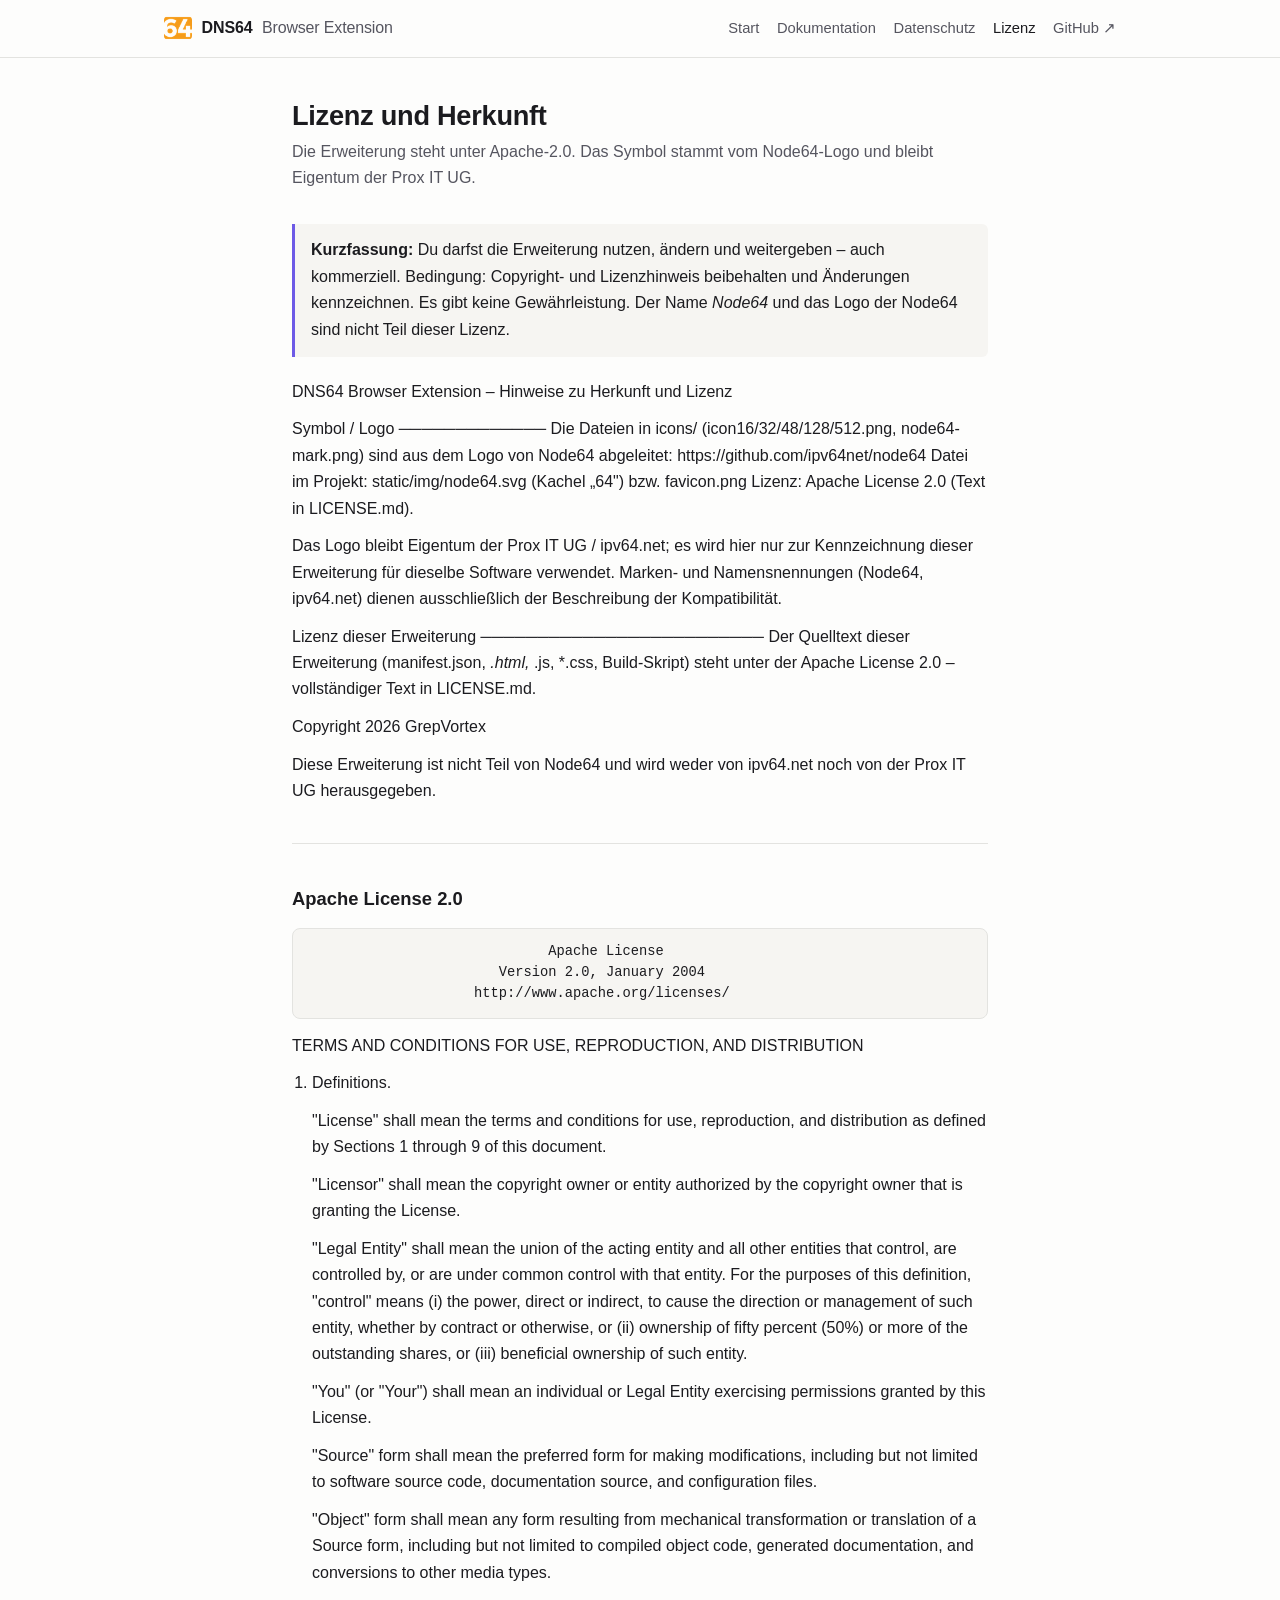
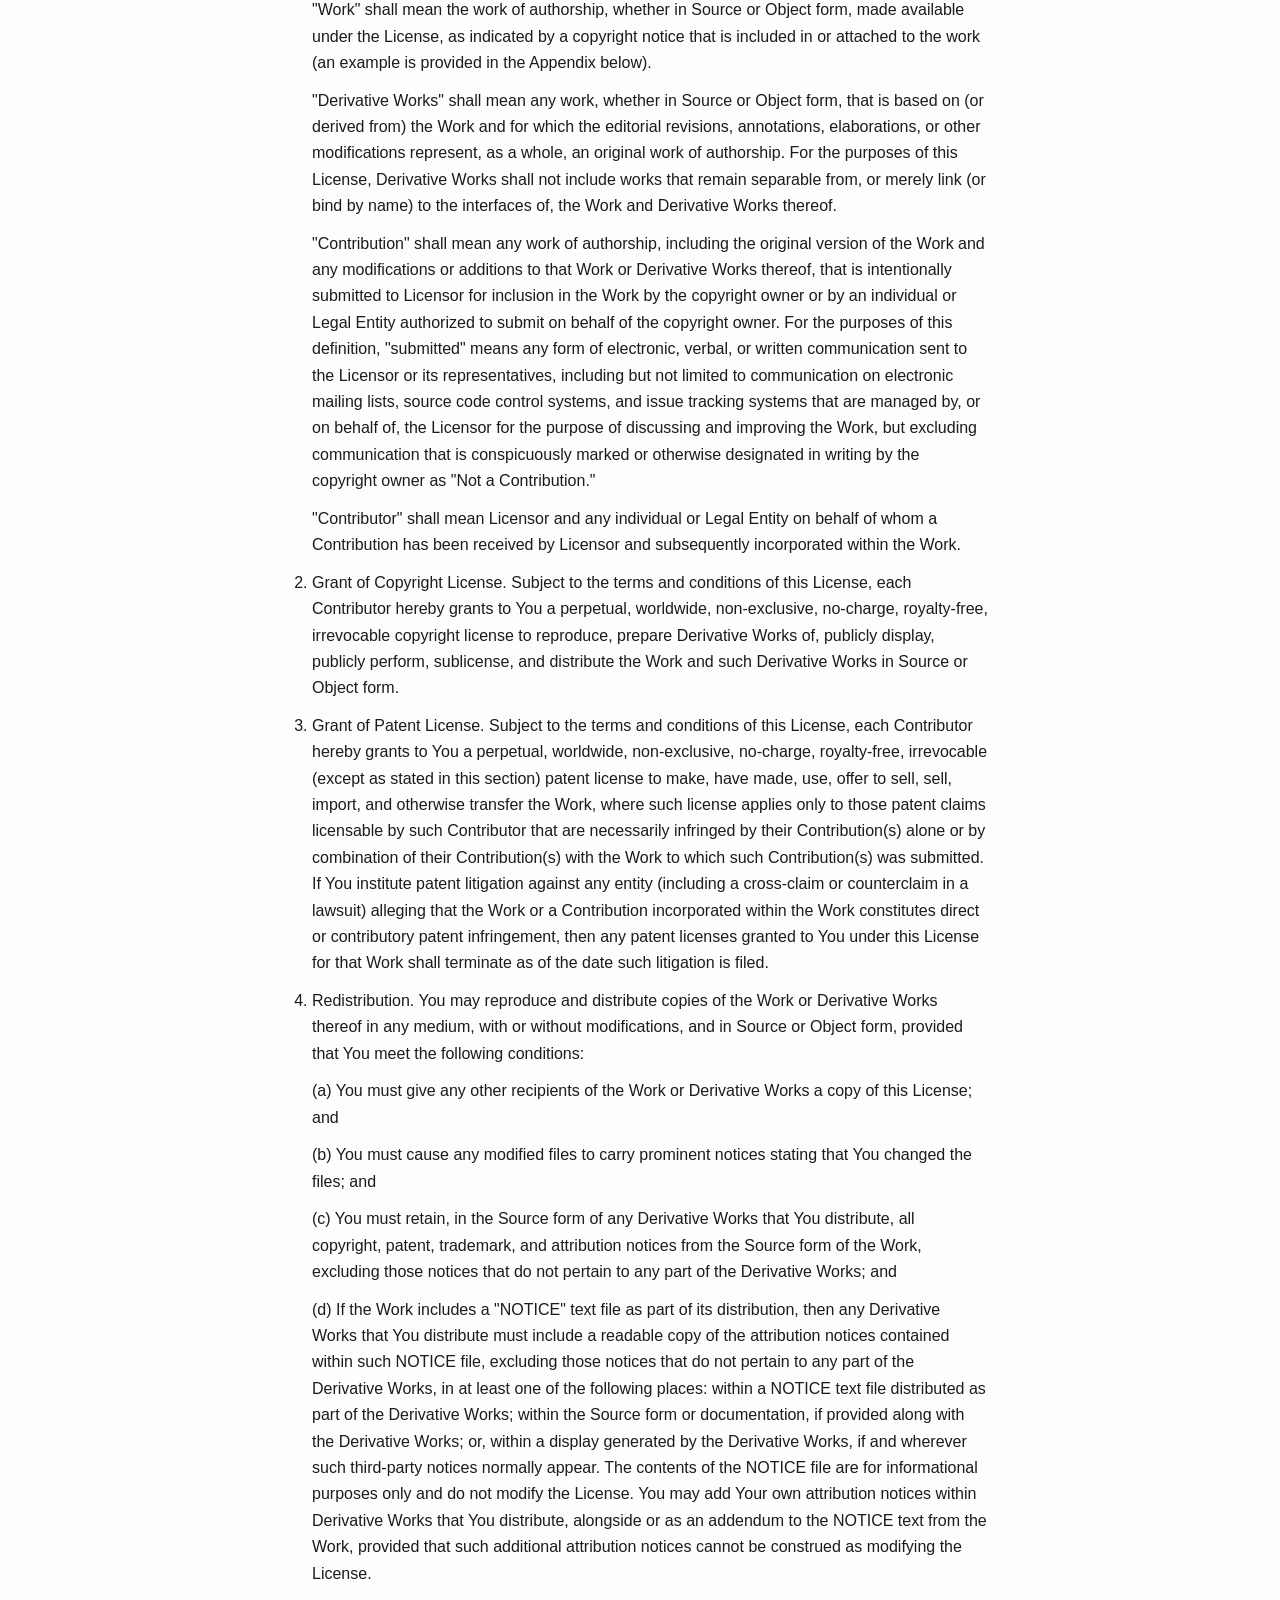
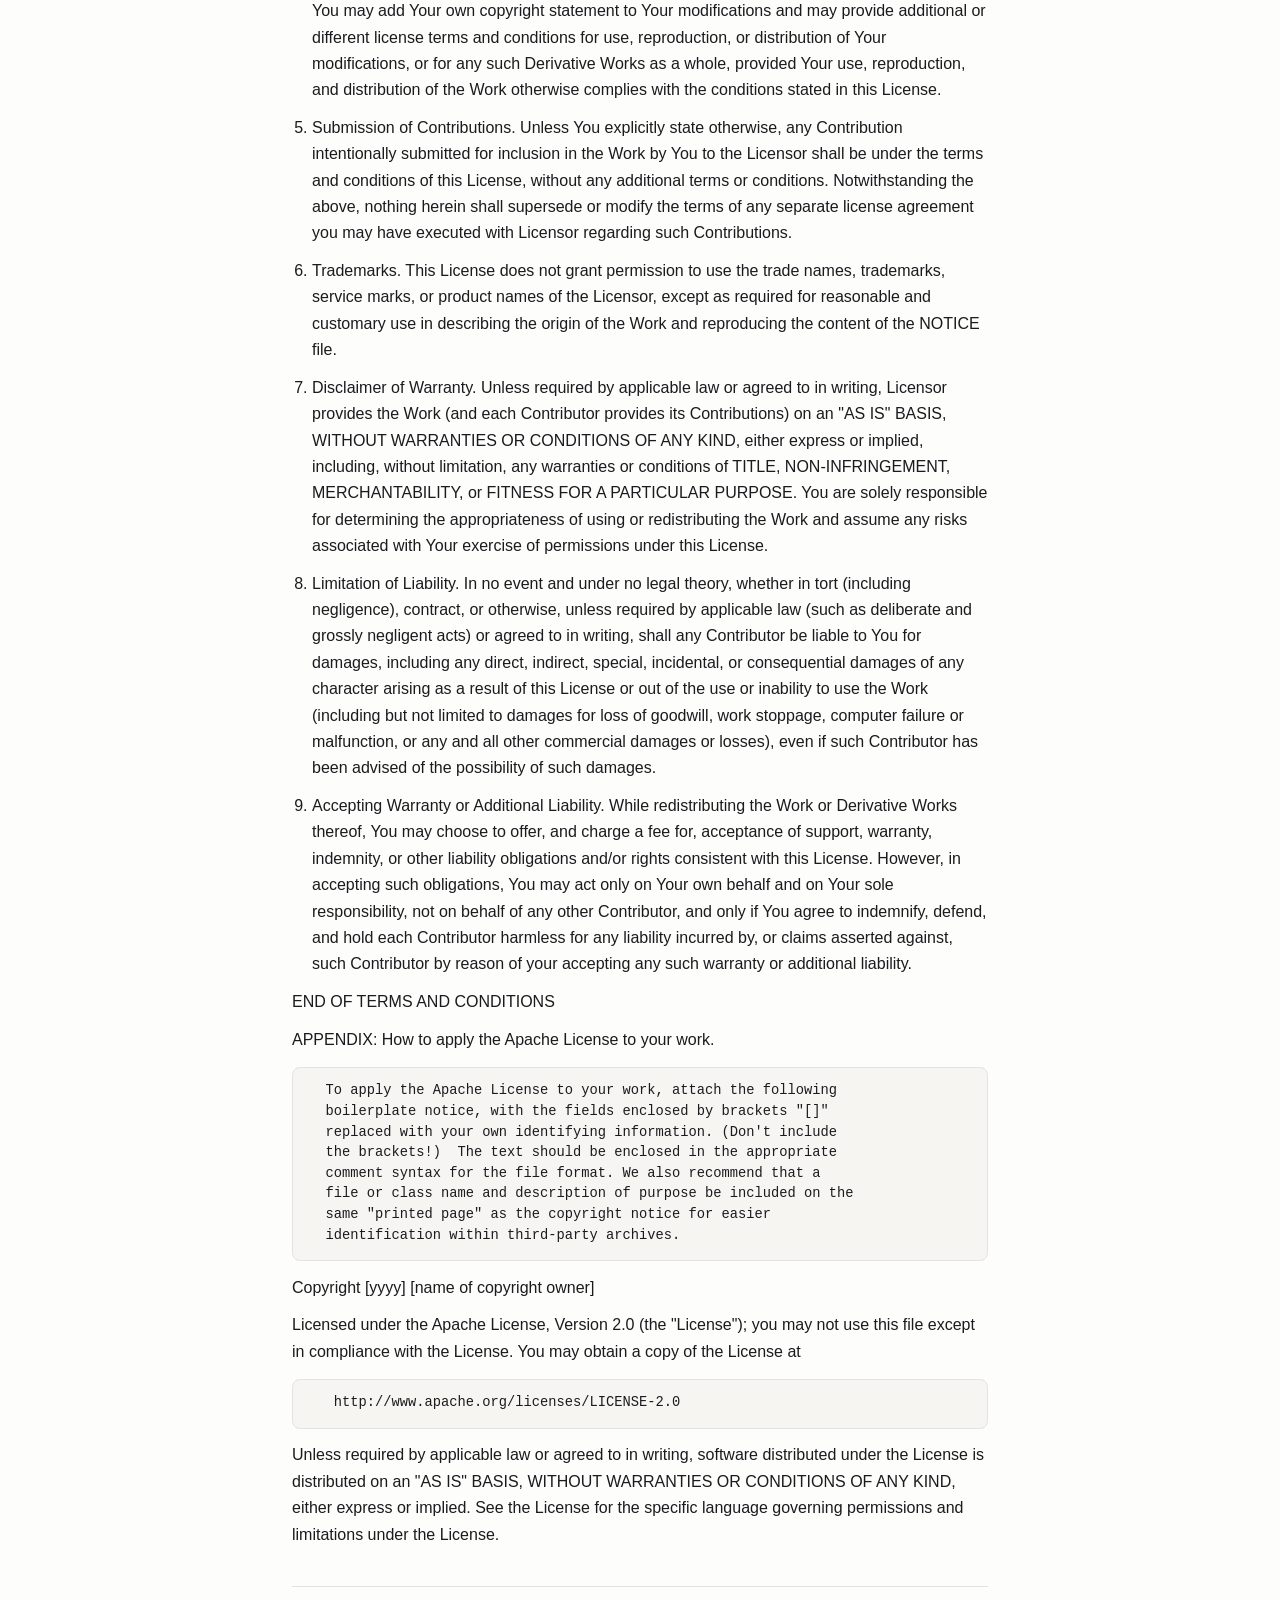
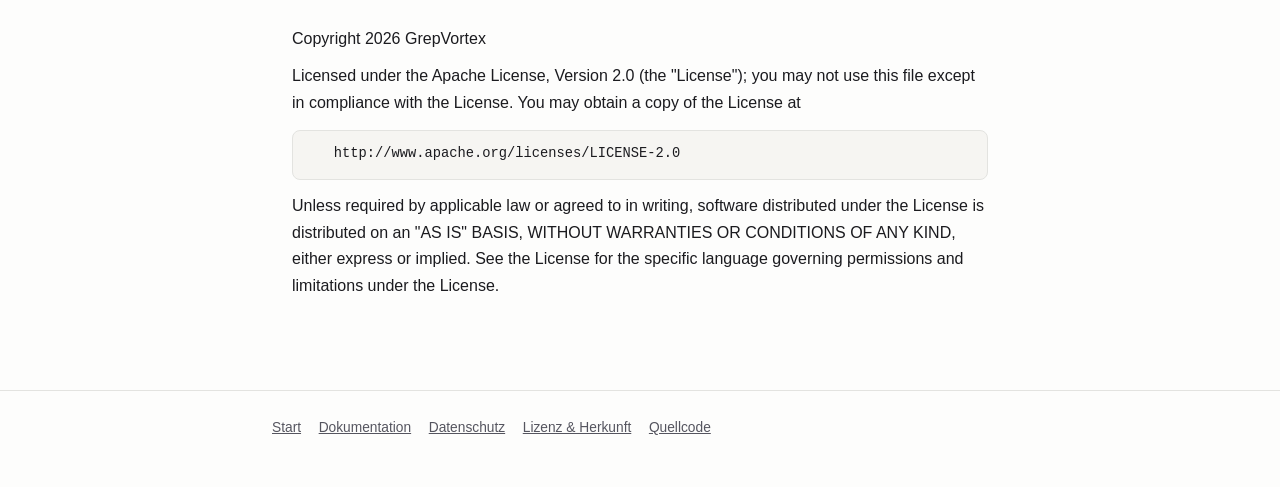
<file: docs/lizenz.html>
<!DOCTYPE html>
<html lang="de">
<head>
<meta charset="utf-8">
<meta name="viewport" content="width=device-width, initial-scale=1">
<title>Lizenz und Herkunft – DNS64 Browser Extension</title>
<meta name="description" content="Lizenzhinweise der Erweiterung: Apache-2.0 für den Quellcode, Herkunft und Rechte am Node64-Logo, Abgrenzung zum Projekt Node64.">
<link rel="icon" href="favicon.png" type="image/png">
<link rel="canonical" href="https://grepvortex.github.io/dns64-browser-extension/lizenz.html">
<style>
  :root {
    color-scheme: light dark;
    --fg: #1b1b1f; --muted: #55555f; --bg: #fdfdfc; --rule: #e3e3e0;
    --accent: #6d5ae6; --card: #f6f5f2;
  }
  @media (prefers-color-scheme: dark) {
    :root {
      --fg: #ececf1; --muted: #a5a5b0; --bg: #16161a; --rule: #2c2c33;
      --accent: #a99bff; --card: #1e1e24;
    }
  }
  * { box-sizing: border-box; }
  html { -webkit-text-size-adjust: 100%; }
  body {
    margin: 0; background: var(--bg); color: var(--fg);
    font: 16px/1.65 -apple-system, "Segoe UI", Roboto, "Helvetica Neue", Arial, sans-serif;
  }
  a { color: var(--accent); }
  a:hover { text-decoration: none; }
  header.site { border-bottom: 1px solid var(--rule); }
  header.site .bar { max-width: 62rem; margin: 0 auto; padding: .9rem 1.25rem;
    display: flex; align-items: center; gap: 1rem; flex-wrap: wrap; }
  .brand { display: flex; align-items: center; gap: .6rem; font-weight: 600; letter-spacing: -.01em; }
  .brand img { width: 28px; height: 28px; border-radius: 6px; }
  .brand span { font-weight: 400; color: var(--muted); }
  nav.top { margin-left: auto; display: flex; gap: 1.1rem; font-size: .92rem; flex-wrap: wrap; }
  nav.top a { color: var(--muted); text-decoration: none; }
  nav.top a:hover, nav.top a[aria-current] { color: var(--fg); }
  main { max-width: 46rem; margin: 0 auto; padding: 2.6rem 1.25rem 5rem; }
  h1 { font-size: 1.7rem; line-height: 1.25; margin: 0 0 .35rem; letter-spacing: -.01em; }
  h2 { font-size: 1.15rem; margin: 2.5rem 0 .6rem; }
  h3 { font-size: 1rem; margin: 1.8rem 0 .4rem; }
  p, ul, ol { margin: .7rem 0; }
  ul, ol { padding-left: 1.25rem; }
  li { margin: .25rem 0; }
  code {
    font: .9em/1.4 ui-monospace, SFMono-Regular, Menlo, Consolas, monospace;
    background: var(--card); border: 1px solid var(--rule); border-radius: 4px; padding: .1em .35em;
  }
  pre {
    background: var(--card); border: 1px solid var(--rule); border-radius: 8px;
    padding: .85rem 1rem; overflow-x: auto; font-size: .86rem; line-height: 1.5;
  }
  pre code { background: none; border: 0; padding: 0; font-size: 1em; }
  blockquote { margin: 1rem 0; padding: .6rem 1rem; border-left: 3px solid var(--accent);
    background: var(--card); border-radius: 0 6px 6px 0; color: var(--muted); }
  table { width: 100%; border-collapse: collapse; margin: 1rem 0; font-size: .94rem; }
  th, td { text-align: left; vertical-align: top; padding: .5rem .6rem; border-bottom: 1px solid var(--rule); }
  th { color: var(--muted); font-weight: 600; font-size: .85rem; text-transform: uppercase; letter-spacing: .03em; }
  hr { border: 0; border-top: 1px solid var(--rule); margin: 2.4rem 0; }
  .lead { color: var(--muted); margin: 0 0 2rem; }
  footer.site { border-top: 1px solid var(--rule); padding: 1.6rem 1.25rem 3rem
    ; color: var(--muted); font-size: .86rem; }
  footer.site .bar { max-width: 46rem; margin: 0 auto; display: flex; gap: 1.1rem; flex-wrap: wrap; }
  footer.site a { color: var(--muted); }
  footer.site a:hover { color: var(--accent); }
</style>
</head>
<body>
<header class="site"><div class="bar">
    <div class="brand"><a href="./" style="display:flex;align-items:center;gap:.6rem;color:inherit;text-decoration:none">
      <img src="favicon.png" alt="">DNS64<span>Browser Extension</span></a></div>
    <nav class="top">
      <a href="./">Start</a>
      <a href="dokumentation.html">Dokumentation</a>
      <a href="datenschutz.html">Datenschutz</a>
      <a href="lizenz.html" aria-current="page">Lizenz</a>
      <a href="https://github.com/GrepVortex/dns64-browser-extension">GitHub&nbsp;↗</a>
    </nav>
</div></header>
<main>
<h1>Lizenz und Herkunft</h1>
<p class="lead">Die Erweiterung steht unter Apache-2.0. Das Symbol stammt vom Node64-Logo und
bleibt Eigentum der Prox IT UG.</p>
<div class="note" style="background:var(--card);border-left:3px solid var(--accent);border-radius:0 6px 6px 0;padding:.85rem 1rem;margin:1.4rem 0">
  <b>Kurzfassung:</b> Du darfst die Erweiterung nutzen, ändern und weitergeben – auch kommerziell.
  Bedingung: Copyright- und Lizenzhinweis beibehalten und Änderungen kennzeichnen. Es gibt keine
  Gewährleistung. Der Name <i>Node64</i> und das Logo der Node64 sind nicht Teil dieser Lizenz.
</div>
<p>DNS64 Browser Extension – Hinweise zu Herkunft und Lizenz</p>
<p>Symbol / Logo
─────────────
Die Dateien in icons/ (icon16/32/48/128/512.png, node64-mark.png) sind aus dem
Logo von Node64 abgeleitet:
  https://github.com/ipv64net/node64
  Datei im Projekt: static/img/node64.svg (Kachel „64") bzw. favicon.png
Lizenz: Apache License 2.0 (Text in LICENSE.md).</p>
<p>Das Logo bleibt Eigentum der Prox IT UG / ipv64.net; es wird hier nur zur
Kennzeichnung dieser Erweiterung für dieselbe Software verwendet. Marken- und
Namensnennungen (Node64, ipv64.net) dienen ausschließlich der Beschreibung der
Kompatibilität.</p>
<p>Lizenz dieser Erweiterung
─────────────────────────
Der Quelltext dieser Erweiterung (manifest.json, <em>.html, </em>.js, *.css, Build-Skript)
steht unter der Apache License 2.0 – vollständiger Text in LICENSE.md.</p>
<p>Copyright 2026 GrepVortex</p>
<p>Diese Erweiterung ist nicht Teil von Node64 und wird weder von ipv64.net noch von
der Prox IT UG herausgegeben.</p>
<hr>
<h2>Apache License 2.0</h2>
<pre><code>                             Apache License
                       Version 2.0, January 2004
                    http://www.apache.org/licenses/
</code></pre>
<p>TERMS AND CONDITIONS FOR USE, REPRODUCTION, AND DISTRIBUTION</p>
<ol>
<li>
<p>Definitions.</p>
<p>"License" shall mean the terms and conditions for use, reproduction,
  and distribution as defined by Sections 1 through 9 of this document.</p>
<p>"Licensor" shall mean the copyright owner or entity authorized by
  the copyright owner that is granting the License.</p>
<p>"Legal Entity" shall mean the union of the acting entity and all
  other entities that control, are controlled by, or are under common
  control with that entity. For the purposes of this definition,
  "control" means (i) the power, direct or indirect, to cause the
  direction or management of such entity, whether by contract or
  otherwise, or (ii) ownership of fifty percent (50%) or more of the
  outstanding shares, or (iii) beneficial ownership of such entity.</p>
<p>"You" (or "Your") shall mean an individual or Legal Entity
  exercising permissions granted by this License.</p>
<p>"Source" form shall mean the preferred form for making modifications,
  including but not limited to software source code, documentation
  source, and configuration files.</p>
<p>"Object" form shall mean any form resulting from mechanical
  transformation or translation of a Source form, including but
  not limited to compiled object code, generated documentation,
  and conversions to other media types.</p>
<p>"Work" shall mean the work of authorship, whether in Source or
  Object form, made available under the License, as indicated by a
  copyright notice that is included in or attached to the work
  (an example is provided in the Appendix below).</p>
<p>"Derivative Works" shall mean any work, whether in Source or Object
  form, that is based on (or derived from) the Work and for which the
  editorial revisions, annotations, elaborations, or other modifications
  represent, as a whole, an original work of authorship. For the purposes
  of this License, Derivative Works shall not include works that remain
  separable from, or merely link (or bind by name) to the interfaces of,
  the Work and Derivative Works thereof.</p>
<p>"Contribution" shall mean any work of authorship, including
  the original version of the Work and any modifications or additions
  to that Work or Derivative Works thereof, that is intentionally
  submitted to Licensor for inclusion in the Work by the copyright owner
  or by an individual or Legal Entity authorized to submit on behalf of
  the copyright owner. For the purposes of this definition, "submitted"
  means any form of electronic, verbal, or written communication sent
  to the Licensor or its representatives, including but not limited to
  communication on electronic mailing lists, source code control systems,
  and issue tracking systems that are managed by, or on behalf of, the
  Licensor for the purpose of discussing and improving the Work, but
  excluding communication that is conspicuously marked or otherwise
  designated in writing by the copyright owner as "Not a Contribution."</p>
<p>"Contributor" shall mean Licensor and any individual or Legal Entity
  on behalf of whom a Contribution has been received by Licensor and
  subsequently incorporated within the Work.</p>
</li>
<li>
<p>Grant of Copyright License. Subject to the terms and conditions of
      this License, each Contributor hereby grants to You a perpetual,
      worldwide, non-exclusive, no-charge, royalty-free, irrevocable
      copyright license to reproduce, prepare Derivative Works of,
      publicly display, publicly perform, sublicense, and distribute the
      Work and such Derivative Works in Source or Object form.</p>
</li>
<li>
<p>Grant of Patent License. Subject to the terms and conditions of
      this License, each Contributor hereby grants to You a perpetual,
      worldwide, non-exclusive, no-charge, royalty-free, irrevocable
      (except as stated in this section) patent license to make, have made,
      use, offer to sell, sell, import, and otherwise transfer the Work,
      where such license applies only to those patent claims licensable
      by such Contributor that are necessarily infringed by their
      Contribution(s) alone or by combination of their Contribution(s)
      with the Work to which such Contribution(s) was submitted. If You
      institute patent litigation against any entity (including a
      cross-claim or counterclaim in a lawsuit) alleging that the Work
      or a Contribution incorporated within the Work constitutes direct
      or contributory patent infringement, then any patent licenses
      granted to You under this License for that Work shall terminate
      as of the date such litigation is filed.</p>
</li>
<li>
<p>Redistribution. You may reproduce and distribute copies of the
      Work or Derivative Works thereof in any medium, with or without
      modifications, and in Source or Object form, provided that You
      meet the following conditions:</p>
<p>(a) You must give any other recipients of the Work or
      Derivative Works a copy of this License; and</p>
<p>(b) You must cause any modified files to carry prominent notices
      stating that You changed the files; and</p>
<p>(c) You must retain, in the Source form of any Derivative Works
      that You distribute, all copyright, patent, trademark, and
      attribution notices from the Source form of the Work,
      excluding those notices that do not pertain to any part of
      the Derivative Works; and</p>
<p>(d) If the Work includes a "NOTICE" text file as part of its
      distribution, then any Derivative Works that You distribute must
      include a readable copy of the attribution notices contained
      within such NOTICE file, excluding those notices that do not
      pertain to any part of the Derivative Works, in at least one
      of the following places: within a NOTICE text file distributed
      as part of the Derivative Works; within the Source form or
      documentation, if provided along with the Derivative Works; or,
      within a display generated by the Derivative Works, if and
      wherever such third-party notices normally appear. The contents
      of the NOTICE file are for informational purposes only and
      do not modify the License. You may add Your own attribution
      notices within Derivative Works that You distribute, alongside
      or as an addendum to the NOTICE text from the Work, provided
      that such additional attribution notices cannot be construed
      as modifying the License.</p>
<p>You may add Your own copyright statement to Your modifications and
  may provide additional or different license terms and conditions
  for use, reproduction, or distribution of Your modifications, or
  for any such Derivative Works as a whole, provided Your use,
  reproduction, and distribution of the Work otherwise complies with
  the conditions stated in this License.</p>
</li>
<li>
<p>Submission of Contributions. Unless You explicitly state otherwise,
      any Contribution intentionally submitted for inclusion in the Work
      by You to the Licensor shall be under the terms and conditions of
      this License, without any additional terms or conditions.
      Notwithstanding the above, nothing herein shall supersede or modify
      the terms of any separate license agreement you may have executed
      with Licensor regarding such Contributions.</p>
</li>
<li>
<p>Trademarks. This License does not grant permission to use the trade
      names, trademarks, service marks, or product names of the Licensor,
      except as required for reasonable and customary use in describing the
      origin of the Work and reproducing the content of the NOTICE file.</p>
</li>
<li>
<p>Disclaimer of Warranty. Unless required by applicable law or
      agreed to in writing, Licensor provides the Work (and each
      Contributor provides its Contributions) on an "AS IS" BASIS,
      WITHOUT WARRANTIES OR CONDITIONS OF ANY KIND, either express or
      implied, including, without limitation, any warranties or conditions
      of TITLE, NON-INFRINGEMENT, MERCHANTABILITY, or FITNESS FOR A
      PARTICULAR PURPOSE. You are solely responsible for determining the
      appropriateness of using or redistributing the Work and assume any
      risks associated with Your exercise of permissions under this License.</p>
</li>
<li>
<p>Limitation of Liability. In no event and under no legal theory,
      whether in tort (including negligence), contract, or otherwise,
      unless required by applicable law (such as deliberate and grossly
      negligent acts) or agreed to in writing, shall any Contributor be
      liable to You for damages, including any direct, indirect, special,
      incidental, or consequential damages of any character arising as a
      result of this License or out of the use or inability to use the
      Work (including but not limited to damages for loss of goodwill,
      work stoppage, computer failure or malfunction, or any and all
      other commercial damages or losses), even if such Contributor
      has been advised of the possibility of such damages.</p>
</li>
<li>
<p>Accepting Warranty or Additional Liability. While redistributing
      the Work or Derivative Works thereof, You may choose to offer,
      and charge a fee for, acceptance of support, warranty, indemnity,
      or other liability obligations and/or rights consistent with this
      License. However, in accepting such obligations, You may act only
      on Your own behalf and on Your sole responsibility, not on behalf
      of any other Contributor, and only if You agree to indemnify,
      defend, and hold each Contributor harmless for any liability
      incurred by, or claims asserted against, such Contributor by reason
      of your accepting any such warranty or additional liability.</p>
</li>
</ol>
<p>END OF TERMS AND CONDITIONS</p>
<p>APPENDIX: How to apply the Apache License to your work.</p>
<pre><code>  To apply the Apache License to your work, attach the following
  boilerplate notice, with the fields enclosed by brackets "[]"
  replaced with your own identifying information. (Don't include
  the brackets!)  The text should be enclosed in the appropriate
  comment syntax for the file format. We also recommend that a
  file or class name and description of purpose be included on the
  same "printed page" as the copyright notice for easier
  identification within third-party archives.
</code></pre>
<p>Copyright [yyyy] [name of copyright owner]</p>
<p>Licensed under the Apache License, Version 2.0 (the "License");
   you may not use this file except in compliance with the License.
   You may obtain a copy of the License at</p>
<pre><code>   http://www.apache.org/licenses/LICENSE-2.0
</code></pre>
<p>Unless required by applicable law or agreed to in writing, software
   distributed under the License is distributed on an "AS IS" BASIS,
   WITHOUT WARRANTIES OR CONDITIONS OF ANY KIND, either express or implied.
   See the License for the specific language governing permissions and
   limitations under the License.</p>
<hr>
<p>Copyright 2026 GrepVortex</p>
<p>Licensed under the Apache License, Version 2.0 (the "License");
   you may not use this file except in compliance with the License.
   You may obtain a copy of the License at</p>
<pre><code>   http://www.apache.org/licenses/LICENSE-2.0
</code></pre>
<p>Unless required by applicable law or agreed to in writing, software
   distributed under the License is distributed on an "AS IS" BASIS,
   WITHOUT WARRANTIES OR CONDITIONS OF ANY KIND, either express or implied.
   See the License for the specific language governing permissions and
   limitations under the License.</p>
</main>
<footer class="site"><div class="bar">
  <a href="./">Start</a><a href="dokumentation.html">Dokumentation</a>
  <a href="datenschutz.html">Datenschutz</a><a href="lizenz.html">Lizenz &amp; Herkunft</a>
  <a href="https://github.com/GrepVortex/dns64-browser-extension">Quellcode</a>
</div></footer>
</body>
</html>
</file>
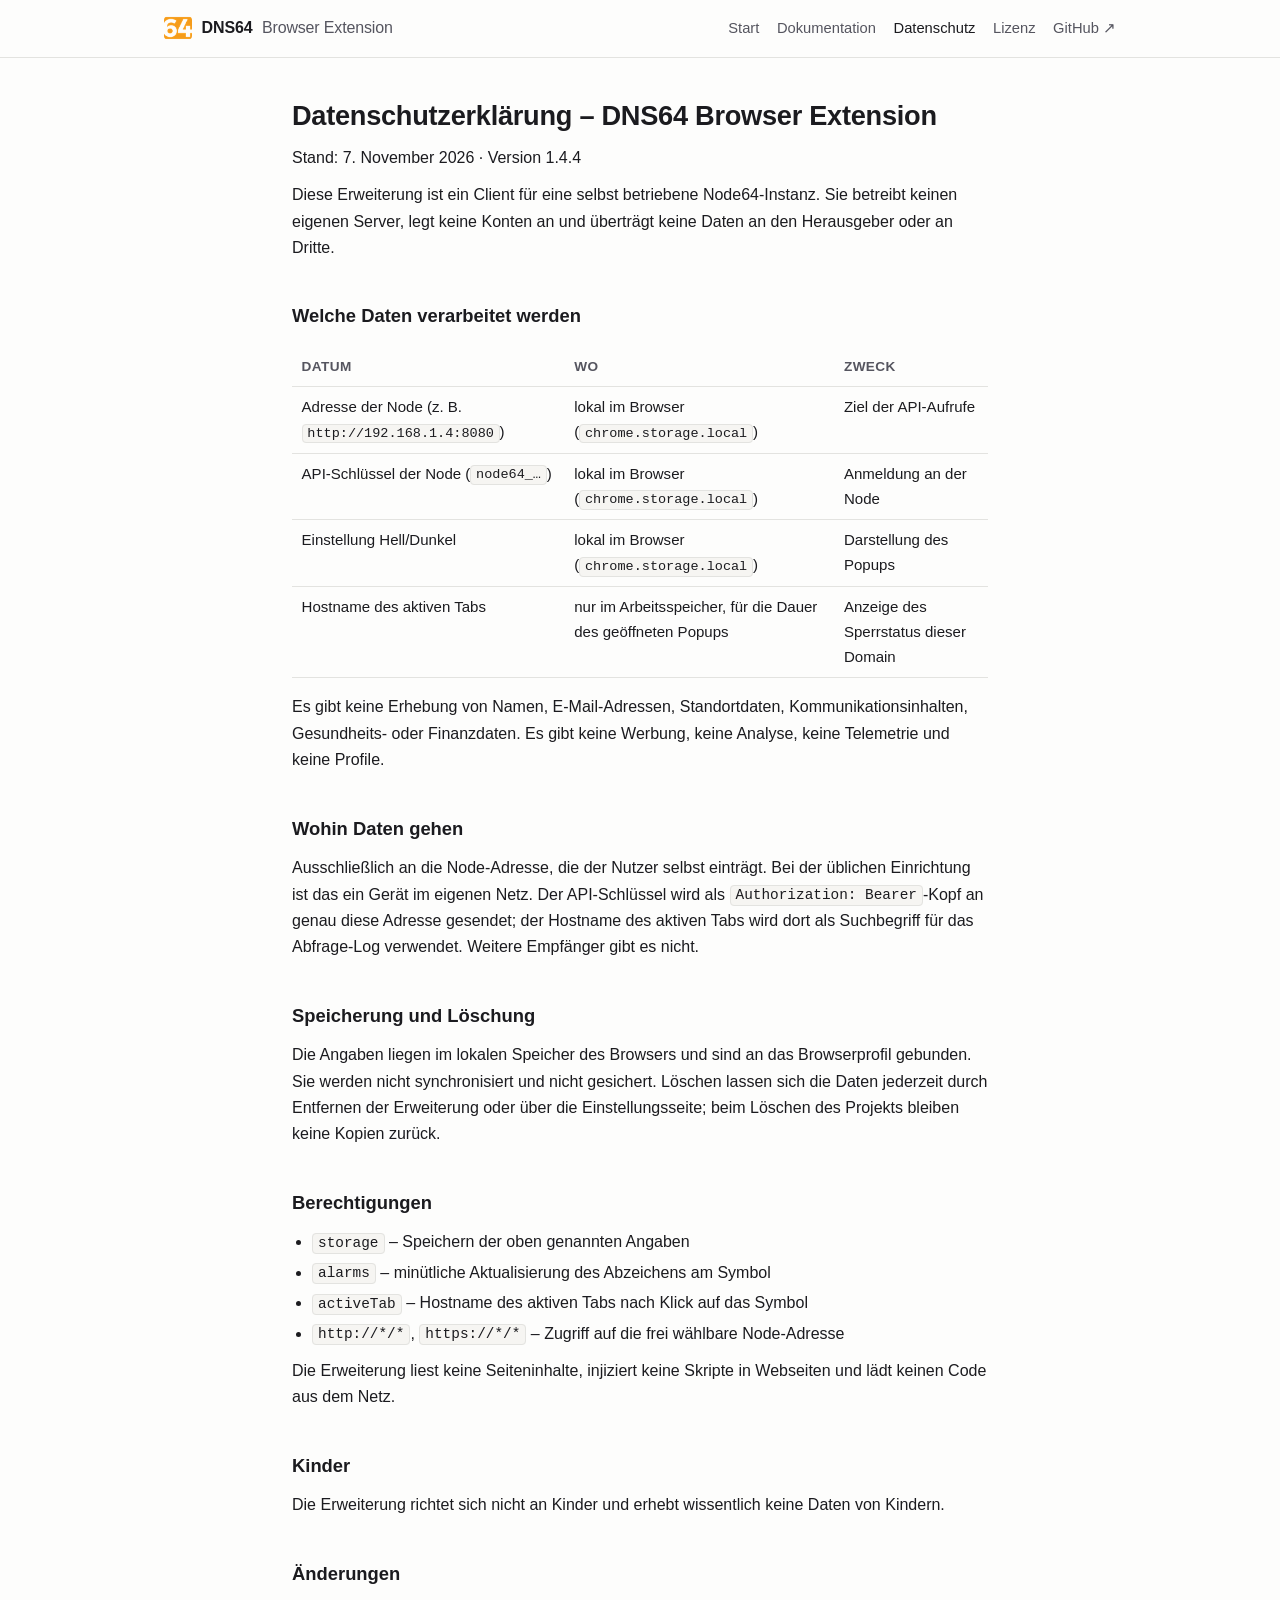
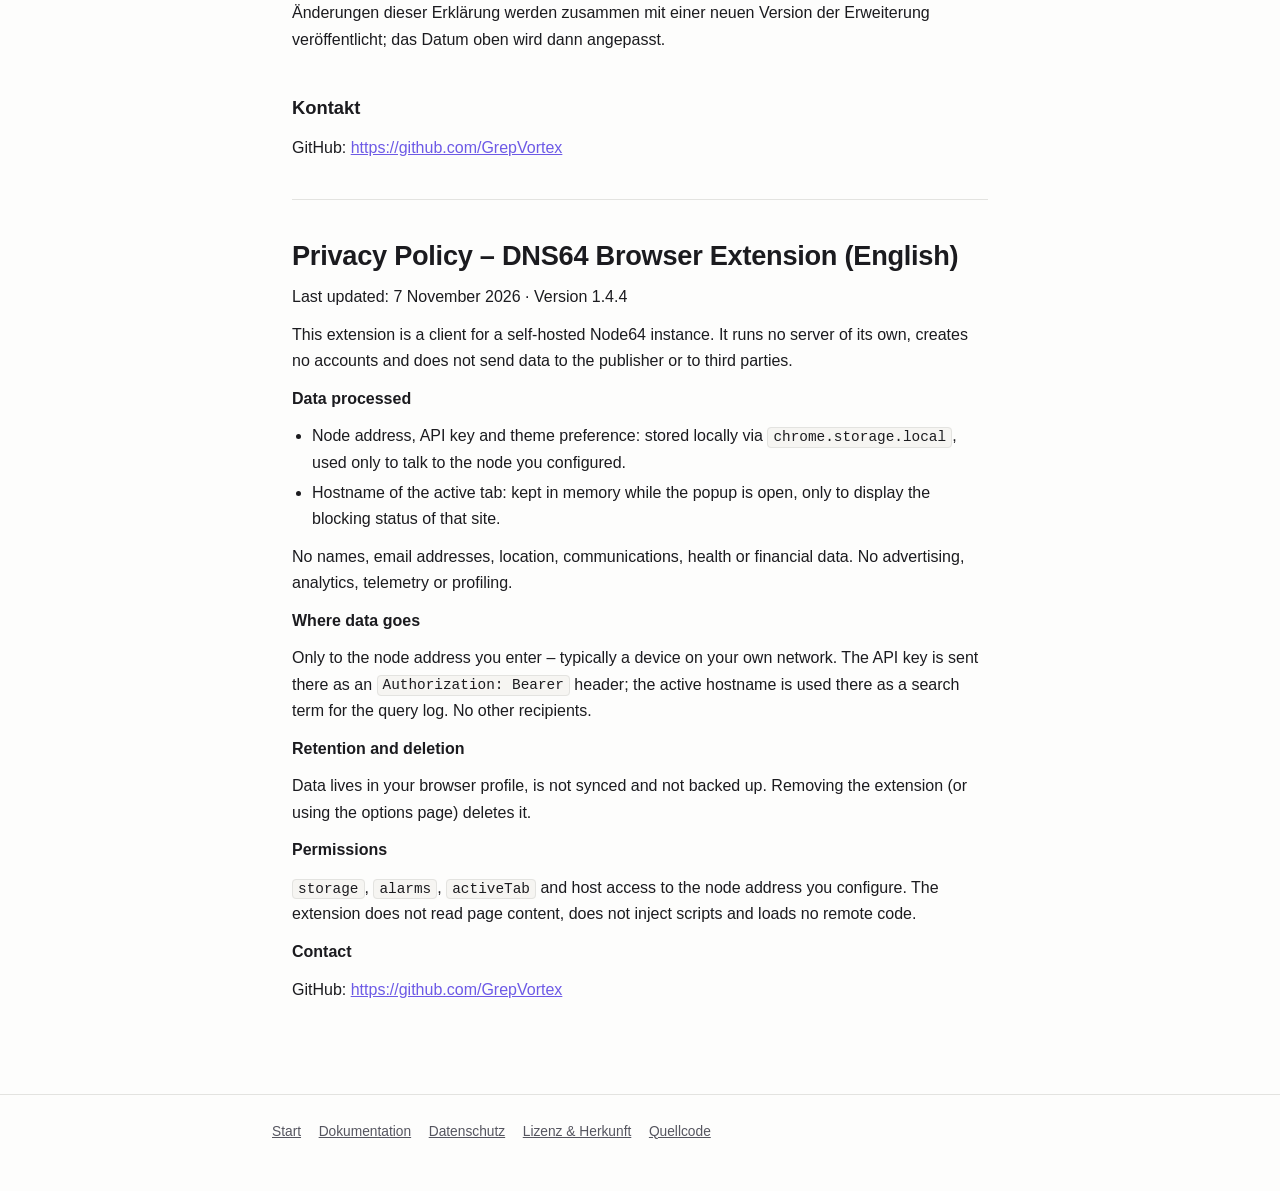
<file: docs/privacy.html>
<!DOCTYPE html>
<html lang="de">
<head>
<meta charset="utf-8">
<title>Datenschutzerklärung – DNS64 Browser Extension</title>
<link rel="canonical" href="https://grepvortex.github.io/dns64-browser-extension/datenschutz.html">
<meta http-equiv="refresh" content="0; url=datenschutz.html">
<meta name="robots" content="noindex">
</head>
<body style="font:16px/1.6 -apple-system,'Segoe UI',Roboto,sans-serif;padding:3rem 1.25rem;max-width:40rem;margin:0 auto">
<p>Die Datenschutzerklärung liegt jetzt unter
<a href="datenschutz.html">datenschutz.html</a>.</p>
</body>
</html>
</file>
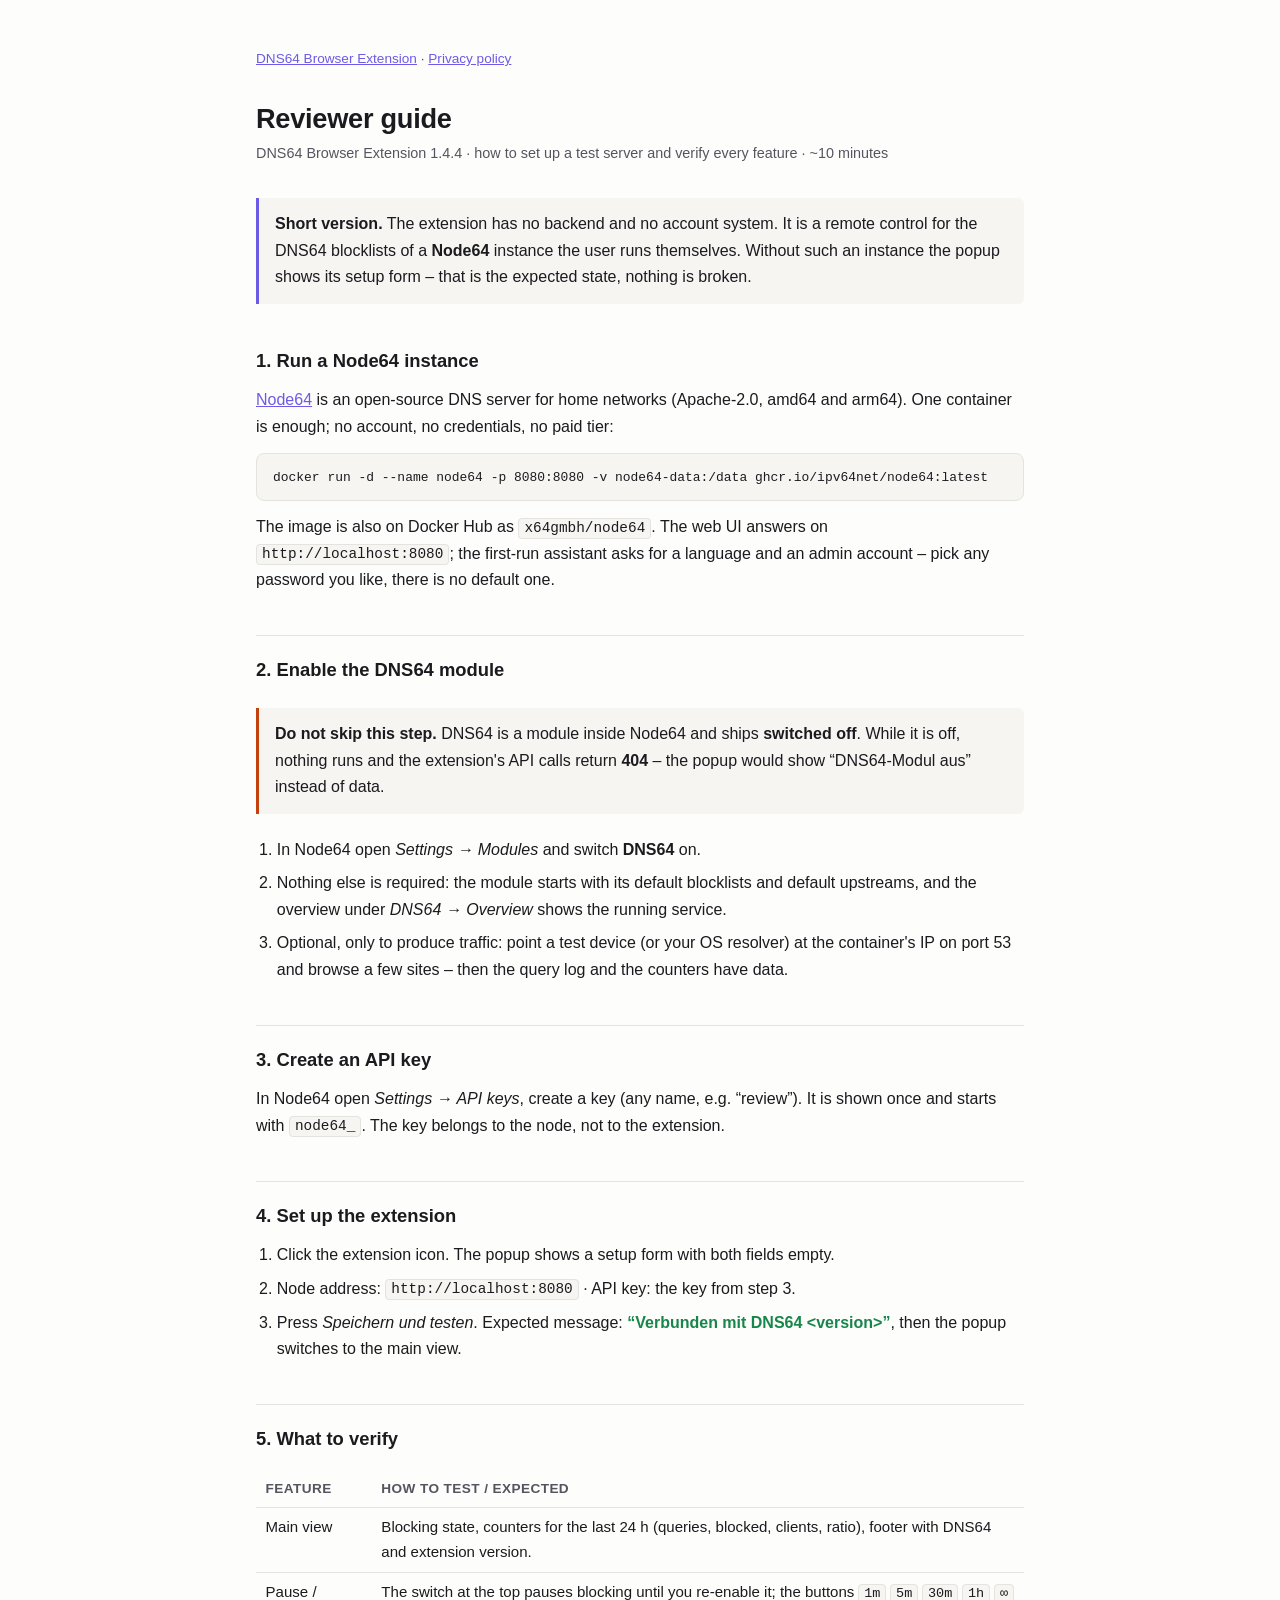
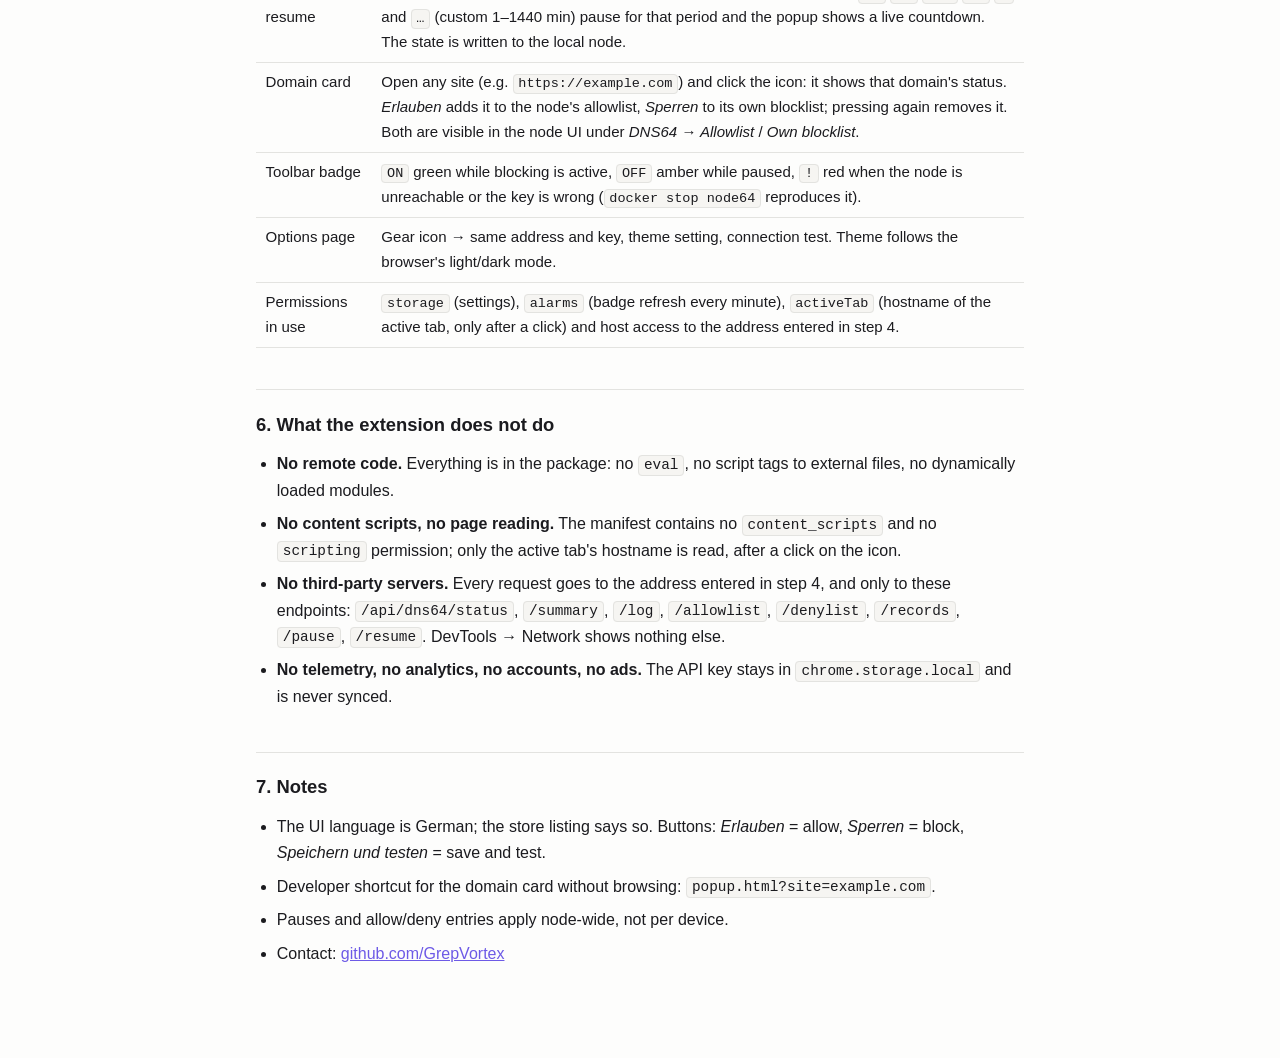
<file: docs/reviewer.html>
<!DOCTYPE html>
<html lang="en">
<head>
<meta charset="utf-8">
<meta name="viewport" content="width=device-width, initial-scale=1">
<title>Reviewer guide – DNS64 Browser Extension</title>
<meta name="description" content="How to test the DNS64 Browser Extension: run a local Node64 instance, enable the DNS64 module, create an API key, and verify every feature.">
<style>
  :root {
    color-scheme: light dark;
    --fg: #1b1b1f;
    --muted: #55555f;
    --bg: #fdfdfc;
    --rule: #e3e3e0;
    --accent: #6d5ae6;
    --card: #f6f5f2;
    --ok: #17864a;
  }
  @media (prefers-color-scheme: dark) {
    :root {
      --fg: #ececf1;
      --muted: #a5a5b0;
      --bg: #16161a;
      --rule: #2c2c33;
      --accent: #a99bff;
      --card: #1e1e24;
      --ok: #4ad08a;
    }
  }
  * { box-sizing: border-box; }
  body {
    margin: 0;
    padding: 3rem 1.25rem 5rem;
    background: var(--bg);
    color: var(--fg);
    font: 16px/1.65 -apple-system, "Segoe UI", Roboto, "Helvetica Neue", Arial, sans-serif;
  }
  main { max-width: 48rem; margin: 0 auto; }
  h1 { font-size: 1.7rem; line-height: 1.25; margin: 0 0 .35rem; letter-spacing: -.01em; }
  h2 { font-size: 1.15rem; margin: 2.6rem 0 .7rem; padding-top: 1.2rem; border-top: 1px solid var(--rule); }
  h2:first-of-type { border-top: 0; padding-top: 0; }
  h3 { font-size: 1rem; margin: 1.6rem 0 .4rem; }
  .sub { color: var(--muted); font-size: .9rem; margin: 0 0 2rem; }
  p { margin: .7rem 0; }
  ol, ul { margin: .7rem 0; padding-left: 1.3rem; }
  li { margin: .45rem 0; }
  code, pre {
    font: .9em/1.45 ui-monospace, SFMono-Regular, Menlo, Consolas, monospace;
  }
  code {
    background: var(--card);
    border: 1px solid var(--rule);
    border-radius: 4px;
    padding: .1em .35em;
    overflow-wrap: anywhere;
  }
  pre {
    background: var(--card);
    border: 1px solid var(--rule);
    border-radius: 8px;
    padding: .8rem 1rem;
    overflow-x: auto;
    margin: .8rem 0;
  }
  pre code { background: none; border: 0; padding: 0; }
  .note { background: var(--card); border-left: 3px solid var(--accent); border-radius: 0 6px 6px 0; padding: .85rem 1rem; margin: 1.4rem 0; }
  .warn { border-left-color: #c2410c; }
  a { color: var(--accent); }
  a:hover { text-decoration: none; }
  .top { font-size: .85rem; color: var(--muted); margin-bottom: 2rem; }
  table { width: 100%; border-collapse: collapse; margin: 1rem 0; font-size: .94rem; }
  th, td { text-align: left; vertical-align: top; padding: .45rem .6rem; border-bottom: 1px solid var(--rule); }
  th { color: var(--muted); font-weight: 600; font-size: .85rem; text-transform: uppercase; letter-spacing: .03em; }
  .ok { color: var(--ok); font-weight: 600; }
</style>
</head>
<body>
<main>

<div class="top"><a href="https://github.com/GrepVortex/dns64-browser-extension">DNS64 Browser Extension</a> · <a href="privacy.html">Privacy policy</a></div>

<h1>Reviewer guide</h1>
<p class="sub">DNS64 Browser Extension 1.4.4 · how to set up a test server and verify every feature · ~10 minutes</p>

<div class="note">
  <strong>Short version.</strong> The extension has no backend and no account system. It is a remote control for the
  DNS64 blocklists of a <strong>Node64</strong> instance the user runs themselves. Without such an instance the popup
  shows its setup form – that is the expected state, nothing is broken.
</div>

<h2>1. Run a Node64 instance</h2>
<p><a href="https://github.com/ipv64net/node64">Node64</a> is an open-source DNS server for home networks
(Apache-2.0, amd64 and arm64). One container is enough; no account, no credentials, no paid tier:</p>
<pre><code>docker run -d --name node64 -p 8080:8080 -v node64-data:/data ghcr.io/ipv64net/node64:latest</code></pre>
<p>The image is also on Docker Hub as <code>x64gmbh/node64</code>. The web UI answers on
<code>http://localhost:8080</code>; the first-run assistant asks for a language and an admin account – pick any
password you like, there is no default one.</p>

<h2>2. Enable the DNS64 module</h2>
<div class="note warn">
  <strong>Do not skip this step.</strong> DNS64 is a module inside Node64 and ships <strong>switched off</strong>.
  While it is off, nothing runs and the extension's API calls return <strong>404</strong> – the popup would show
  “DNS64-Modul aus” instead of data.
</div>
<ol>
  <li>In Node64 open <em>Settings → Modules</em> and switch <strong>DNS64</strong> on.</li>
  <li>Nothing else is required: the module starts with its default blocklists and default upstreams, and the
      overview under <em>DNS64 → Overview</em> shows the running service.</li>
  <li>Optional, only to produce traffic: point a test device (or your OS resolver) at the container's IP on
      port 53 and browse a few sites – then the query log and the counters have data.</li>
</ol>

<h2>3. Create an API key</h2>
<p>In Node64 open <em>Settings → API keys</em>, create a key (any name, e.g. “review”). It is shown once and starts
with <code>node64_</code>. The key belongs to the node, not to the extension.</p>

<h2>4. Set up the extension</h2>
<ol>
  <li>Click the extension icon. The popup shows a setup form with both fields empty.</li>
  <li>Node address: <code>http://localhost:8080</code> · API key: the key from step 3.</li>
  <li>Press <em>Speichern und testen</em>. Expected message: <span class="ok">“Verbunden mit DNS64 &lt;version&gt;”</span>,
      then the popup switches to the main view.</li>
</ol>

<h2>5. What to verify</h2>
<table>
  <thead>
    <tr><th>Feature</th><th>How to test / expected</th></tr>
  </thead>
  <tbody>
    <tr>
      <td>Main view</td>
      <td>Blocking state, counters for the last 24 h (queries, blocked, clients, ratio), footer with DNS64 and extension version.</td>
    </tr>
    <tr>
      <td>Pause / resume</td>
      <td>The switch at the top pauses blocking until you re-enable it; the buttons <code>1m</code> <code>5m</code>
        <code>30m</code> <code>1h</code> <code>∞</code> and <code>…</code> (custom 1–1440 min) pause for that period and
        the popup shows a live countdown. The state is written to the local node.</td>
    </tr>
    <tr>
      <td>Domain card</td>
      <td>Open any site (e.g. <code>https://example.com</code>) and click the icon: it shows that domain's status.
        <em>Erlauben</em> adds it to the node's allowlist, <em>Sperren</em> to its own blocklist; pressing again removes it.
        Both are visible in the node UI under <em>DNS64 → Allowlist</em> / <em>Own blocklist</em>.</td>
    </tr>
    <tr>
      <td>Toolbar badge</td>
      <td><code>ON</code> green while blocking is active, <code>OFF</code> amber while paused, <code>!</code> red when the
        node is unreachable or the key is wrong (<code>docker stop node64</code> reproduces it).</td>
    </tr>
    <tr>
      <td>Options page</td>
      <td>Gear icon → same address and key, theme setting, connection test. Theme follows the browser's light/dark mode.</td>
    </tr>
    <tr>
      <td>Permissions in use</td>
      <td><code>storage</code> (settings), <code>alarms</code> (badge refresh every minute), <code>activeTab</code>
        (hostname of the active tab, only after a click) and host access to the address entered in step 4.</td>
    </tr>
  </tbody>
</table>

<h2>6. What the extension does not do</h2>
<ul>
  <li><strong>No remote code.</strong> Everything is in the package: no <code>eval</code>, no script tags to external
      files, no dynamically loaded modules.</li>
  <li><strong>No content scripts, no page reading.</strong> The manifest contains no <code>content_scripts</code> and no
      <code>scripting</code> permission; only the active tab's hostname is read, after a click on the icon.</li>
  <li><strong>No third-party servers.</strong> Every request goes to the address entered in step 4, and only to these
      endpoints: <code>/api/dns64/status</code>, <code>/summary</code>, <code>/log</code>, <code>/allowlist</code>,
      <code>/denylist</code>, <code>/records</code>, <code>/pause</code>, <code>/resume</code>. DevTools → Network shows
      nothing else.</li>
  <li><strong>No telemetry, no analytics, no accounts, no ads.</strong> The API key stays in
      <code>chrome.storage.local</code> and is never synced.</li>
</ul>

<h2>7. Notes</h2>
<ul>
  <li>The UI language is German; the store listing says so. Buttons: <em>Erlauben</em> = allow, <em>Sperren</em> = block,
      <em>Speichern und testen</em> = save and test.</li>
  <li>Developer shortcut for the domain card without browsing: <code>popup.html?site=example.com</code>.</li>
  <li>Pauses and allow/deny entries apply node-wide, not per device.</li>
  <li>Contact: <a href="https://github.com/GrepVortex">github.com/GrepVortex</a></li>
</ul>

</main>
</body>
</html>
</file>
<file: theme.css>
/* Palette für Popup und Einstellungen.
   Dunkel ist der Standard, html.light überschreibt.
   Der Umschalter arbeitet relativ ("invertiert"): wirksam dunkel =
   Systemvorliebe XOR Umschalter, damit die Anzeige weiter dem System folgt. */

:root {
  --bg: #101317;
  --card: #191d23;
  --card2: #1f242b;
  --line: #2a3038;
  --hover-line: #3c454f;
  --hover-bg: #252b33;
  --fg: #e8ebef;
  --fg2: #a5adb8;
  --fg3: #8a929c;
  --green: #2ecc71;
  --green-d: #178045;
  --green-hover: #1a8b4c;
  --red: #ef5350;
  --amber: #f0b429;
  --blue: #4da3ff;
  --ok-fg: #7ee0a6;
  --bad-fg: #ff8a87;
  --ok-bg: rgba(46, 204, 113, 0.13);
  --ok-line: rgba(46, 204, 113, 0.5);
  --bad-bg: rgba(239, 83, 80, 0.13);
  --bad-line: rgba(239, 83, 80, 0.5);
  --ring-ok: rgba(46, 204, 113, 0.14);
  --ring-warn: rgba(240, 180, 41, 0.14);
  --ring-err: rgba(239, 83, 80, 0.14);
  --banner-bg: rgba(240, 180, 41, 0.1);
  --banner-line: rgba(240, 180, 41, 0.3);
  --banner-fg: #f3c766;
  --banner-strong: #ffd98a;
  --switch-off: #3a414b;
  --toast-bg: #262c34;
  --toast-line: #38414c;
  --toast-ok: #b7f0cd;
  --toast-bad: #ffc9c7;
}

.iconbtn .i-sun,
.iconbtn .i-moon { display: none; }
.iconbtn[data-icon="sun"] .i-sun,
.iconbtn[data-icon="moon"] .i-moon { display: block; }
.iconbtn.manual { color: var(--blue); }

html.light {
  --bg: #f3f5f7;
  --card: #ffffff;
  --card2: #f2f4f7;
  --line: #dde2e8;
  --hover-line: #bcc5cf;
  --hover-bg: #e9edf2;
  --fg: #14171c;
  --fg2: #4f5761;
  --fg3: #626a74;
  --green: #17924f;
  --green-d: #128043;
  --green-hover: #0f7038;
  --red: #d0352b;
  --amber: #b26a00;
  --blue: #0b63c5;
  --ok-fg: #12703f;
  --bad-fg: #a82a22;
  --ok-bg: rgba(23, 146, 79, 0.1);
  --ok-line: rgba(23, 146, 79, 0.45);
  --bad-bg: rgba(208, 53, 43, 0.09);
  --bad-line: rgba(208, 53, 43, 0.45);
  --ring-ok: rgba(23, 146, 79, 0.16);
  --ring-warn: rgba(178, 106, 0, 0.16);
  --ring-err: rgba(208, 53, 43, 0.16);
  --banner-bg: rgba(178, 106, 0, 0.1);
  --banner-line: rgba(178, 106, 0, 0.35);
  --banner-fg: #8a5300;
  --banner-strong: #6b3f00;
  --switch-off: #c7ced7;
  --toast-bg: #ffffff;
  --toast-line: #d7dde4;
  --toast-ok: #12603a;
  --toast-bad: #9c221a;
}
</file>
<file: popup.css>
@import url("theme.css");

/* Palette (dunkel/hell) steht in theme.css */

* { box-sizing: border-box; }

html, body {
  margin: 0;
  padding: 0;
  background: var(--bg);
  color: var(--fg);
  font-family: "Segoe UI", Inter, system-ui, -apple-system, sans-serif;
  font-size: 13px;
  width: 380px;
}

body { padding: 10px 10px 8px; }

button {
  font: inherit;
  color: inherit;
  background: none;
  border: 0;
  cursor: pointer;
}

/* ---------- Kopf ---------- */
.top {
  display: flex;
  align-items: center;
  justify-content: space-between;
  margin: 2px 2px 10px;
}
.brand {
  display: flex;
  align-items: center;
  gap: 8px;
  font-weight: 650;
  font-size: 15px;
  letter-spacing: 0.2px;
}
.brand img {
  display: block;
  border-radius: 4px;
}
/* Zweizeilig, damit der volle Name neben Adress-Chip und zwei Knöpfen passt */
.brand-text { display: flex; flex-direction: column; line-height: 1.12; min-width: 0; }
.brand-text b { font-weight: 650; font-size: 14.5px; letter-spacing: 0.2px; }
.brand-text span { font-size: 10px; color: var(--fg3); letter-spacing: 0.3px; }
.top-right { display: flex; align-items: center; gap: 4px; flex: 0 0 auto; }

.chip {
  font-size: 11.5px;
  color: var(--fg2);
  background: var(--card);
  border: 1px solid var(--line);
  border-radius: 7px;
  padding: 3px 8px;
  font-variant-numeric: tabular-nums;
  /* lange Node-Namen dürfen den Kopf nicht sprengen */
  max-width: 150px;
  white-space: nowrap;
  overflow: hidden;
  text-overflow: ellipsis;
}
.chip::before {
  content: "";
  display: inline-block;
  width: 6px;
  height: 6px;
  border-radius: 50%;
  background: var(--green);
  margin-right: 6px;
  vertical-align: 1px;
}
.chip.bad::before { background: var(--red); }

.iconbtn {
  width: 28px;
  height: 28px;
  border-radius: 7px;
  color: var(--fg2);
  display: grid;
  place-items: center;
}
.iconbtn:hover { background: var(--card); color: var(--fg); }
.iconbtn svg { display: block; }

/* ---------- Karten ---------- */
.card {
  background: var(--card);
  border: 1px solid var(--line);
  border-radius: 11px;
  padding: 12px;
  margin-bottom: 9px;
}

.statusline { display: flex; align-items: center; gap: 10px; flex: 1; min-width: 0; }
.row { display: flex; align-items: center; gap: 12px; }

.dot {
  width: 9px;
  height: 9px;
  border-radius: 50%;
  background: var(--green);
  box-shadow: 0 0 0 3px var(--ring-ok);
  flex: 0 0 auto;
}
.dot.paused { background: var(--amber); box-shadow: 0 0 0 3px var(--ring-warn); }
.dot.err { background: var(--red); box-shadow: 0 0 0 3px var(--ring-err); }

h1 {
  font-size: 14px;
  margin: 0 0 3px;
  font-weight: 650;
}
.sub {
  font-size: 11.5px;
  color: var(--fg2);
  white-space: nowrap;
  overflow: hidden;
  text-overflow: ellipsis;
}

/* Schalter */
.switch {
  flex: 0 0 auto;
  width: 46px;
  height: 26px;
  border-radius: 13px;
  background: var(--green);
  position: relative;
  transition: background 0.15s;
}
.switch span {
  position: absolute;
  top: 3px;
  left: 23px;
  width: 20px;
  height: 20px;
  border-radius: 50%;
  background: #fff;
  transition: transform 0.15s;
}
.switch.off { background: var(--switch-off); }
.switch.off span { transform: translateX(-20px); }
.switch:disabled { opacity: 0.5; cursor: default; }

/* Pausieren */
.pauserow { margin-top: 12px; border-top: 1px solid var(--line); padding-top: 10px; }
.plabel {
  display: flex;
  justify-content: space-between;
  font-size: 10.5px;
  letter-spacing: 0.7px;
  color: var(--fg3);
  text-transform: uppercase;
  margin-bottom: 7px;
}
.plabel kbd, .btns kbd, kbd {
  font: inherit;
  font-size: 10px;
  letter-spacing: 0;
  color: var(--fg3);
  border: 1px solid var(--line);
  border-bottom-width: 2px;
  border-radius: 4px;
  padding: 0 4px;
  text-transform: none;
}
.khint {
  display: flex;
  align-items: center;
  gap: 5px;
  text-transform: none;
  letter-spacing: 0;
  font-size: 10.5px;
}
.pauses { display: flex; gap: 5px; }
.pauses button {
  flex: 1;
  padding: 5px 0;
  font-size: 11.5px;
  color: var(--fg);
  background: var(--card2);
  border: 1px solid var(--line);
  border-radius: 7px;
  font-variant-numeric: tabular-nums;
}
.pauses button:hover { border-color: var(--hover-line); background: var(--hover-bg); }
.pauses button.dead { color: var(--fg3); }

.custom {
  display: flex;
  gap: 5px;
  margin-top: 7px;
}
.custom[hidden] { display: none; }
.custom input {
  flex: 1;
  min-width: 0;
  background: var(--bg);
  border: 1px solid var(--line);
  border-radius: 7px;
  color: var(--fg);
  padding: 5px 8px;
  font: inherit;
  font-size: 11.5px;
}
.custom input:focus { outline: 1px solid var(--blue); }
.custom button {
  padding: 5px 12px;
  background: var(--card2);
  border: 1px solid var(--line);
  border-radius: 7px;
  font-size: 11.5px;
}

.banner {
  margin-top: 9px;
  display: flex;
  align-items: center;
  gap: 8px;
  background: var(--banner-bg);
  border: 1px solid var(--banner-line);
  color: var(--banner-fg);
  border-radius: 8px;
  padding: 6px 9px;
  font-size: 11.5px;
  font-variant-numeric: tabular-nums;
}
.banner[hidden] { display: none; }
.banner b { color: var(--banner-strong); font-weight: 600; }
.banner button {
  margin-left: auto;
  color: var(--banner-strong);
  font-size: 11.5px;
  text-decoration: underline;
  text-underline-offset: 2px;
}

/* ---------- Seite ---------- */
.site { display: flex; align-items: center; gap: 9px; }
.site svg { flex: 0 0 auto; color: var(--fg3); }
.site.blocked svg { color: var(--red); }
.site.allowed svg { color: var(--green); }
.name {
  font-size: 13.5px;
  font-weight: 600;
  margin: 0 0 3px;
  word-break: break-all;
}
.state-blocked { color: var(--bad-fg); }
.state-allowed { color: var(--ok-fg); }
.state-muted { color: var(--fg2); }

.btns { display: flex; gap: 7px; margin-top: 11px; }
.btns button {
  flex: 1;
  display: flex;
  align-items: center;
  justify-content: center;
  gap: 7px;
  padding: 8px 0;
  border-radius: 8px;
  border: 1px solid var(--line);
  background: var(--card2);
  font-size: 12.5px;
  font-weight: 550;
  color: var(--fg);
}
.btns button svg { width: 14px; height: 14px; }
.btns button:hover { border-color: var(--hover-line); }
.btns .allow:hover { border-color: var(--ok-line); color: var(--ok-fg); }
.btns .deny:hover { border-color: var(--bad-line); color: var(--bad-fg); }
.btns .allow.on {
  background: var(--ok-bg);
  border-color: var(--ok-line);
  color: var(--ok-fg);
}
.btns .deny.on {
  background: var(--bad-bg);
  border-color: var(--bad-line);
  color: var(--bad-fg);
}
.btns button:disabled { opacity: 0.45; cursor: default; }
.btns kbd { margin-left: 1px; }

.footrow {
  display: flex;
  justify-content: space-between;
  align-items: center;
  gap: 10px;
  margin-top: 10px;
}
.link {
  font-size: 11.5px;
  color: var(--blue);
  text-decoration: none;
  white-space: nowrap;
}
.link:hover { text-decoration: underline; }
.link:disabled { color: var(--fg3); text-decoration: none; cursor: default; }

/* ---------- Fuß ---------- */
.foot {
  display: flex;
  justify-content: space-between;
  align-items: center;
  font-size: 11px;
  color: var(--fg3);
  padding: 3px 4px 0;
  font-variant-numeric: tabular-nums;
}
.foot .st { color: var(--green); }
.foot .st.paused { color: var(--amber); }
.foot .st.err { color: var(--red); }

/* ---------- Einrichtung ---------- */
.setup { display: none; }
body.noauth .setup { display: block; }
body.noauth .main { display: none; }

.field { margin-bottom: 9px; }
.field label {
  display: block;
  font-size: 10.5px;
  letter-spacing: 0.6px;
  text-transform: uppercase;
  color: var(--fg3);
  margin-bottom: 4px;
}
.field input {
  width: 100%;
  background: var(--bg);
  border: 1px solid var(--line);
  border-radius: 8px;
  color: var(--fg);
  padding: 7px 9px;
  font: inherit;
  font-size: 12px;
}
.field input:focus { outline: 1px solid var(--blue); }
.primary {
  width: 100%;
  padding: 8px 0;
  border-radius: 8px;
  background: var(--green-d);
  color: #fff;
  font-weight: 600;
  font-size: 12.5px;
}
.primary:hover { background: var(--green-hover); }
.note { font-size: 11px; color: var(--fg3); line-height: 1.5; margin-top: 10px; }
.note a { color: var(--blue); }
.msg { font-size: 11.5px; margin-top: 8px; min-height: 15px; }
.msg.bad { color: var(--bad-fg); }

/* ---------- Toast (im Fluss, verdeckt nichts) ---------- */
.toast {
  display: none;
  margin-top: 8px;
  background: var(--toast-bg);
  border: 1px solid var(--toast-line);
  border-radius: 9px;
  padding: 8px 11px;
  font-size: 11.5px;
  color: var(--fg);
  animation: toastIn 0.14s ease-out;
}
.toast.show { display: block; }
.toast.bad { border-color: var(--bad-line); color: var(--toast-bad); }
.toast.ok { border-color: var(--ok-line); color: var(--toast-ok); }
@keyframes toastIn {
  from { opacity: 0; transform: translateY(4px); }
  to { opacity: 1; transform: none; }
}
</file>
